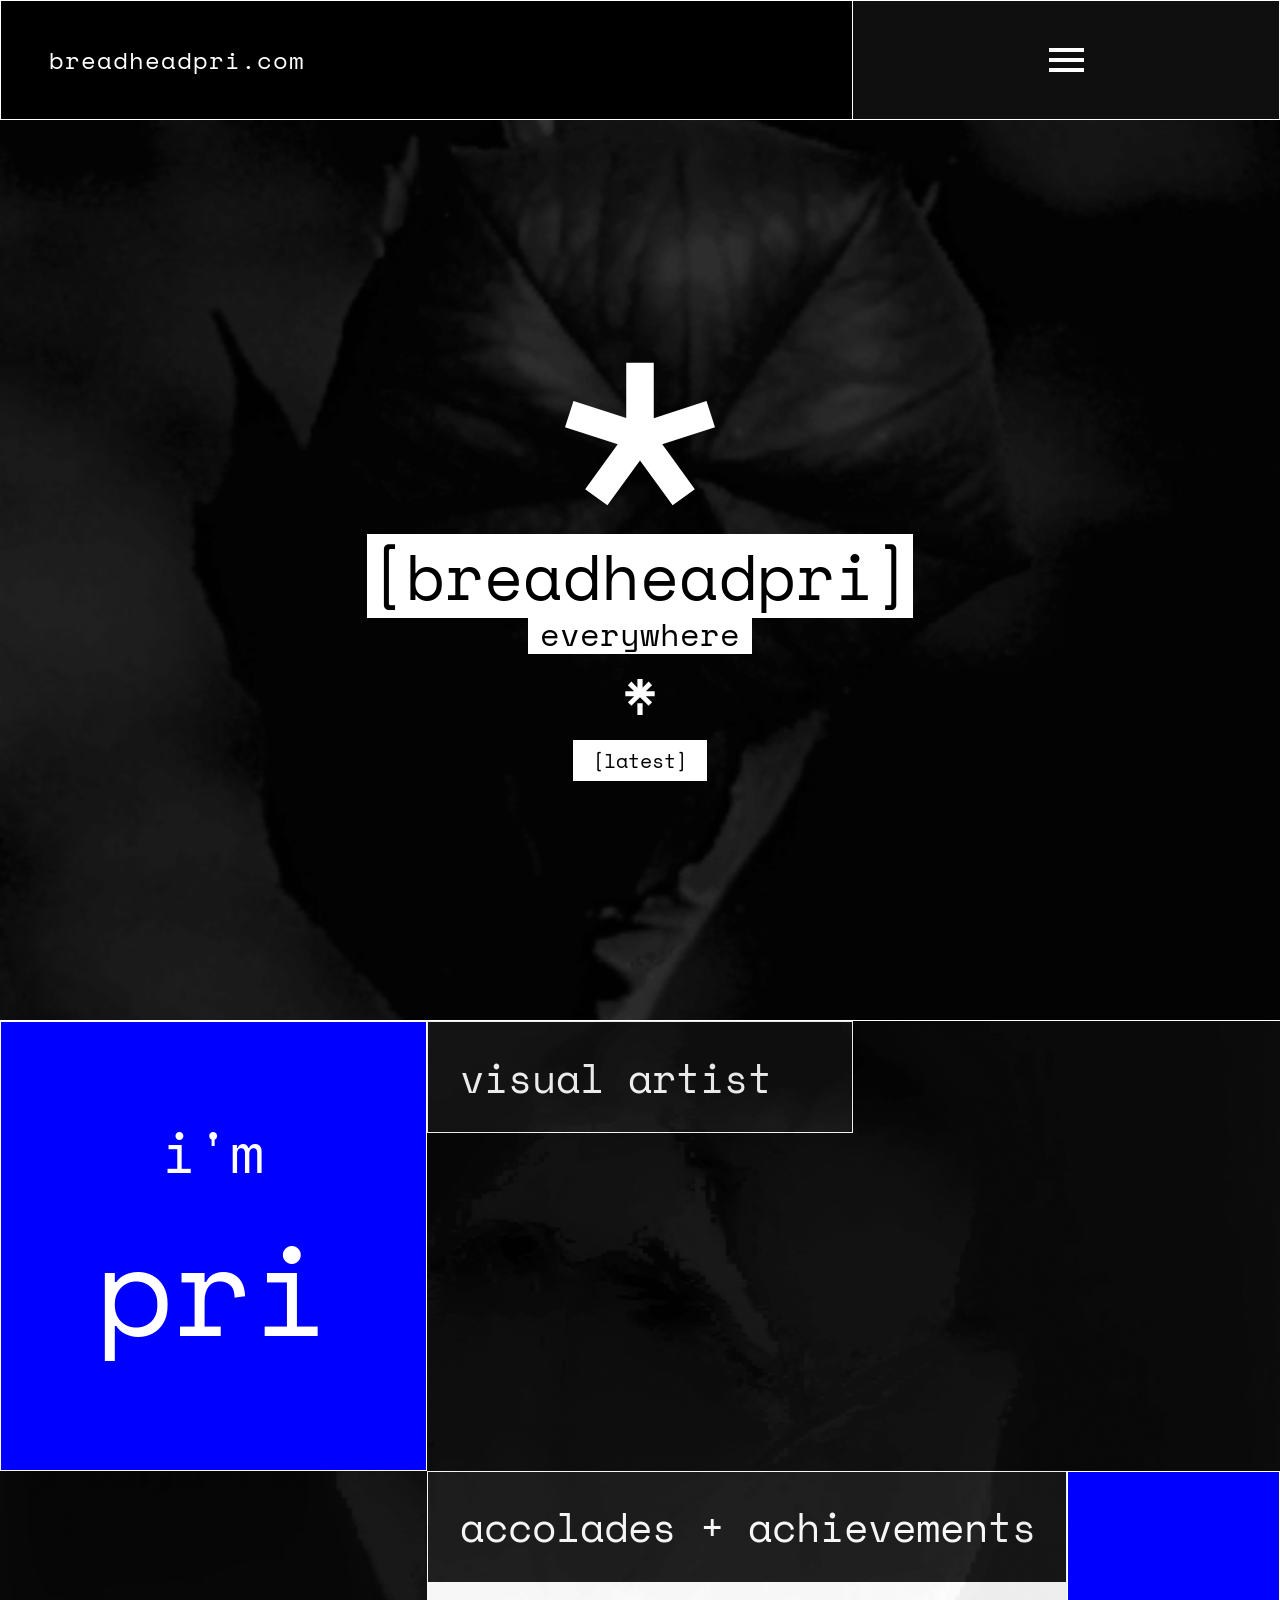
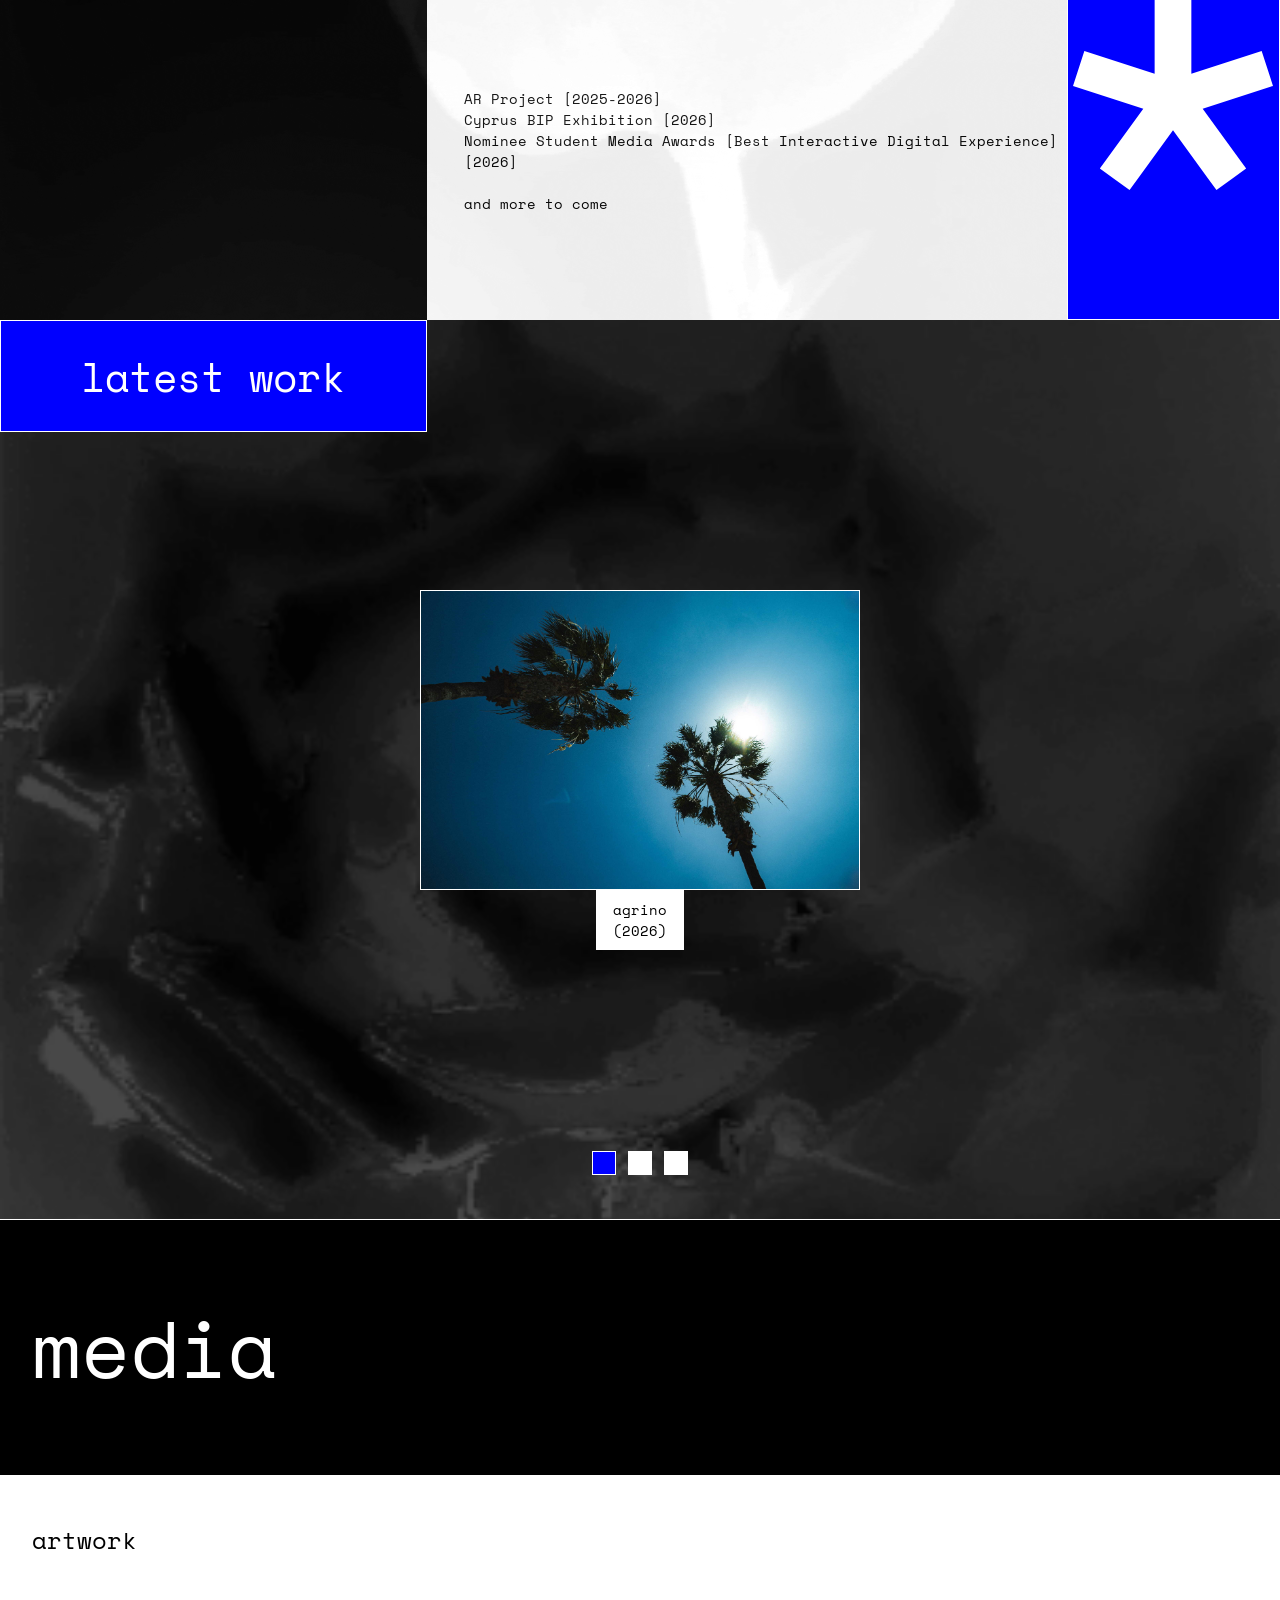
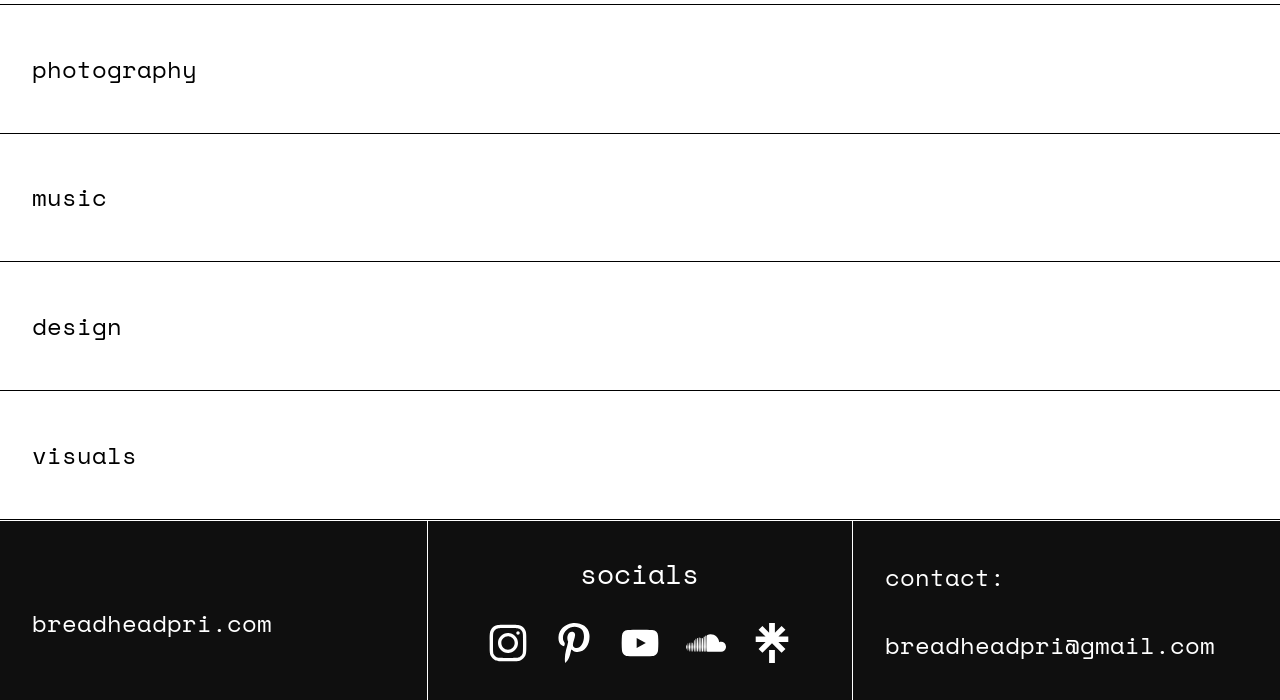
<file: index.html>
<!DOCTYPE html>
<html lang="en">
<head>
    <meta charset="UTF-8">
    <meta name="viewport" content="width=device-width, initial-scale=1.0">
    <title>breadheadpri</title>
    <link rel="stylesheet" href="css/style.css">
    <link rel="icon" type="image/x-icon" href="/assets/favicon.ico">
</head>
<body>

    <nav class="top-navbar">
        <div class="nav-brand-block">
            <span class="brand-text">breadheadpri.com</span>
        </div>
        <button class="nav-menu-block" id="menuToggle" aria-label="Toggle Menu">
            <div class="hamburger-container">
                <div class="bar1"></div>
                <div class="bar2"></div>
                <div class="bar3"></div>
            </div>
        </button>
    </nav>

    <div class="menu-overlay" id="menuOverlay">
        <div class="menu-left-spacer"></div>
        <div class="menu-content-block">
            <div class="menu-links-list">
                <a href="index.html" class="menu-link-item item-right">home</a>
                <a href="artwork.html" class="menu-link-item item-right">artwork</a>
                <a href="photography.html" class="menu-link-item item-right">photography</a>
                <a href="music.html" class="menu-link-item item-right">music</a>
                <a href="design.html" class="menu-link-item item-right">design</a>
                <a href="visuals.html" class="menu-link-item item-right">visuals</a>
            </div>
            <div class="menu-social-tray">
                <div class="tray-icons">
                    <a href="https://www.instagram.com/airgeaddd" class="social-icon-link" aria-label="Instagram">
                <svg viewBox="0 0 24 24" xmlns="http://www.w3.org/2000/svg">
                    <path fill-rule="evenodd" clip-rule="evenodd" d="M12 18C15.3137 18 18 15.3137 18 12C18 8.68629 15.3137 6 12 6C8.68629 6 6 8.68629 6 12C6 15.3137 8.68629 18 12 18ZM12 16C14.2091 16 16 14.2091 16 12C16 9.79086 14.2091 8 12 8C9.79086 8 8 9.79086 8 12C8 14.2091 9.79086 16 12 16Z" />
                    <path d="M18 5C17.4477 5 17 5.44772 17 6C17 6.55228 17.4477 7 18 7C18.5523 7 19 6.55228 19 6C19 5.44772 18.5523 5 18 5Z" />
                    <path fill-rule="evenodd" clip-rule="evenodd" d="M1.65396 4.27606C1 5.55953 1 7.23969 1 10.6V13.4C1 16.7603 1 18.4405 1.65396 19.7239C2.2292 20.8529 3.14708 21.7708 4.27606 22.346C5.55953 23 7.23969 23 10.6 23H13.4C16.7603 23 18.4405 23 19.7239 22.346C20.8529 21.7708 21.7708 20.8529 22.346 19.7239C23 18.4405 23 16.7603 23 13.4V10.6C23 7.23969 23 5.55953 22.346 4.27606C21.7708 3.14708 20.8529 2.2292 19.7239 1.65396C18.4405 1 16.7603 1 13.4 1H10.6C7.23969 1 5.55953 1 4.27606 1.65396C3.14708 2.2292 2.2292 3.14708 1.65396 4.27606ZM13.4 3H10.6C8.88684 3 7.72225 3.00156 6.82208 3.0751C5.94524 3.14674 5.49684 3.27659 5.18404 3.43597C4.43139 3.81947 3.81947 4.43139 3.43597 5.18404C3.27659 5.49684 3.14674 5.94524 3.0751 6.82208C3.00156 7.72225 3 8.88684 3 10.6V13.4C3 15.1132 3.00156 16.2777 3.0751 17.1779C3.14674 18.0548 3.27659 18.5032 3.43597 18.816C3.81947 19.5686 4.43139 20.1805 5.18404 20.564C5.49684 20.7234 5.94524 20.8533 6.82208 20.9249C7.72225 20.9984 8.88684 21 10.6 21H13.4C15.1132 21 16.2777 20.9984 17.1779 20.9249C18.0548 20.8533 18.5032 20.7234 18.816 20.564C19.5686 20.1805 20.1805 19.5686 20.564 18.816C20.7234 18.5032 20.8533 18.0548 20.9249 17.1779C20.9984 16.2777 21 15.1132 21 13.4V10.6C21 8.88684 20.9984 7.72225 20.9249 6.82208C20.8533 5.94524 20.7234 5.49684 20.564 5.18404C20.1805 4.43139 19.5686 3.81947 18.816 3.43597C18.5032 3.27659 18.0548 3.14674 17.1779 3.0751C16.2777 3.00156 15.1132 3 13.4 3Z" />
                </svg>
            </a>

            <a href="https://pinterest.com/breadheadpri/" class="social-icon-link" aria-label="Pinterest">
                <svg viewBox="0 0 512 512" xmlns="http://www.w3.org/2000/svg">
                    <g>
                        <path d="M220.646,338.475C207.223,408.825,190.842,476.269,142.3,511.5 c-14.996-106.33,21.994-186.188,39.173-270.971c-29.293-49.292,3.518-148.498,65.285-124.059 c76.001,30.066-65.809,183.279,29.38,202.417c99.405,19.974,139.989-172.476,78.359-235.054 C265.434-6.539,95.253,81.775,116.175,211.161c5.09,31.626,37.765,41.22,13.062,84.884c-57.001-12.65-74.005-57.6-71.822-117.533 c3.53-98.108,88.141-166.787,173.024-176.293c107.34-12.014,208.081,39.398,221.991,140.376 c15.67,113.978-48.442,237.412-163.23,228.529C258.085,368.704,245.023,353.283,220.646,338.475z" />
                    </g>
                </svg>
            </a>

            <a href="https://www.youtube.com/@airgeaddd" class="social-icon-link" aria-label="YouTube">
                <svg viewBox="0 0 24 24" xmlns="http://www.w3.org/2000/svg">
                    <path fill-rule="evenodd" d="M1.172 7.693A55.991 55.991 0 0 0 1 12c0 1.632 0.08 3.167 0.182 4.44 0.146 1.817 1.531 3.206 3.318 3.33 1.794 0.125 4.305 0.23 7.5 0.23 3.195 0 5.706 -0.105 7.5 -0.23 1.787 -0.124 3.172 -1.513 3.318 -3.33 0.102 -1.273 0.182 -2.808 0.182 -4.44 0 -1.576 -0.074 -3.06 -0.172 -4.307a3.727 3.727 0 0 0 -3.46 -3.46C17.59 4.107 15.164 4 12 4c-3.164 0 -5.591 0.107 -7.368 0.233a3.727 3.727 0 0 0 -3.46 3.46ZM15.5 12 10 9v6l5.5 -3Z" clip-rule="evenodd" />
                </svg>
            </a>

            <a href="https://soundcloud.com/breadheadpri" class="social-icon-link" aria-label="SoundCloud">
                <svg viewBox="-271 345.8 256 111.2" xmlns="http://w3.org">
                    <g>
                        <path d="M-238.4,398.1c-0.8,0-1.4,0.6-1.5,1.5l-2.3,28l2.3,27.1c0.1,0.8,0.7,1.5,1.5,1.5c0.8,0,1.4-0.6,1.5-1.5l2.6-27.1l-2.6-28C-237,398.7-237.7,398.1-238.4,398.1z"/>
                        <path d="M-228.2,399.9c-0.9,0-1.7,0.7-1.7,1.7l-2.1,26l2.1,27.3c0.1,1,0.8,1.7,1.7,1.7c0.9,0,1.6-0.7,1.7-1.7l2.4-27.3l-2.4-26C-226.6,400.6-227.3,399.9-228.2,399.9z"/>
                        <path d="M-258.6,403.5c-0.5,0-1,0.4-1.1,1l-2.5,23l2.5,22.5c0.1,0.6,0.5,1,1.1,1c0.5,0,1-0.4,1.1-1l2.9-22.5l-2.9-23C-257.7,404-258.1,403.5-258.6,403.5z"/>
                        <path d="M-268.1,412.3c-0.5,0-1,0.4-1,1l-1.9,14.3l1.9,14c0.1,0.6,0.5,1,1,1s0.9-0.4,1-1l2.2-14l-2.2-14.2C-267.2,412.8-267.6,412.3-268.1,412.3z"/>
                        <path d="M-207.5,373.5c-1.2,0-2.1,0.9-2.2,2.1l-1.9,52l1.9,27.2c0.1,1.2,1,2.1,2.2,2.1s2.1-0.9,2.2-2.1l2.1-27.2l-2.1-52C-205.4,374.4-206.4,373.5-207.5,373.5z"/>
                        <path d="M-248.6,399c-0.7,0-1.2,0.5-1.3,1.3l-2.4,27.3l2.4,26.3c0.1,0.7,0.6,1.3,1.3,1.3c0.7,0,1.2-0.5,1.3-1.2l2.7-26.3l-2.7-27.3C-247.4,399.6-247.9,399-248.6,399z"/>
                        <path d="M-217.9,383.4c-1,0-1.9,0.8-1.9,1.9l-2,42.3l2,27.3c0.1,1.1,0.9,1.9,1.9,1.9s1.9-0.8,1.9-1.9l2.3-27.3l-2.3-42.3C-216,384.2-216.9,383.4-217.9,383.4z"/>
                        <path d="M-154.4,359.3c-1.8,0-3.2,1.4-3.2,3.2l-1.2,65l1.2,26.1c0,1.8,1.5,3.2,3.2,3.2c1.8,0,3.2-1.5,3.2-3.2l1.4-26.1l-1.4-65C-151.1,360.8-152.6,359.3-154.4,359.3z"/>
                        <path d="M-197.1,368.9c-1.3,0-2.3,1-2.4,2.4l-1.8,56.3l1.8,26.9c0,1.3,1.1,2.3,2.4,2.3s2.3-1,2.4-2.4l2-26.9l-2-56.3C-194.7,370-195.8,368.9-197.1,368.9z"/>
                        <path d="M-46.5,394c-4.3,0-8.4,0.9-12.2,2.4C-61.2,368-85,345.8-114,345.8c-7.1,0-14,1.4-20.1,3.8c-2.4,0.9-3,1.9-3,3.7v99.9c0,1.9,1.5,3.5,3.4,3.7c0.1,0,86.7,0,87.3,0c17.4,0,31.5-14.1,31.5-31.5C-15,408.1-29.1,394-46.5,394z"/>
                        <path d="M-143.6,353.2c-1.9,0-3.4,1.6-3.5,3.5l-1.4,70.9l1.4,25.7c0,1.9,1.6,3.4,3.5,3.4c1.9,0,3.4-1.6,3.5-3.5l1.5-25.8l-1.5-70.9C-140.2,354.8-141.7,353.2-143.6,353.2z"/>
                        <path d="M-186.5,366.8c-1.4,0-2.5,1.1-2.6,2.6l-1.6,58.2l1.6,26.7c0,1.4,1.2,2.6,2.6,2.6s2.5-1.1,2.6-2.6l1.8-26.7l-1.8-58.2C-184,367.9-185.1,366.8-186.5,366.8z"/>
                        <path d="M-175.9,368.1c-1.5,0-2.8,1.2-2.8,2.8l-1.5,56.7l1.5,26.5c0,1.6,1.3,2.8,2.8,2.8s2.8-1.2,2.8-2.8l1.7-26.5l-1.7-56.7C-173.1,369.3-174.3,368.1-175.9,368.1z"/>
                        <path d="M-165.2,369.9c-1.7,0-3,1.3-3,3l-1.4,54.7l1.4,26.3c0,1.7,1.4,3,3,3c1.7,0,3-1.3,3-3l1.5-26.3l-1.5-54.7C-162.2,371.3-163.5,369.9-165.2,369.9z"/>
                    </g>
                </svg>
            </a>

            <a href="https://linktr.ee/breadheadpri" class="social-icon-link" aria-label="Linktree">
                <svg viewBox="0 0 24 24" xmlns="http://www.w3.org/2000/svg">
                    <path d="m13.73635 5.85251 4.00467 -4.11665 2.3248 2.3808 -4.20064 4.00466h5.9085v3.30473h-5.9365l4.22865 4.10766 -2.3248 2.3338L12.0005 12.099l-5.74052 5.76852 -2.3248 -2.3248 4.22864 -4.10766h-5.9375V8.12132h5.9085L3.93417 4.11666l2.3248 -2.3808 4.00468 4.11665V0h3.4727zm-3.4727 10.30614h3.4727V24h-3.4727z" stroke-width="1"></path>
                </svg>
                </a>
                </div>
            </div>
        </div>
    </div>

    
    
    <main id="hero" class="hero-content">
        
        <div class="large-asterisk-svg">
            <svg viewBox="0 0 1200 1200" xmlns="http://w3.org">
            <path d="M489.838,29.354v443.603L68.032,335.894L0,545.285l421.829,137.086 l-260.743,358.876l178.219,129.398L600.048,811.84l260.673,358.806l178.146-129.398L778.101,682.465L1200,545.379l-68.032-209.403 l-421.899,137.07V29.443H489.84L489.838,29.354z" />
            </svg>
        </div>

        <div class="title-stack">
            <h1 class="main-title-block">[breadheadpri]</h1>
            <div class="subtitle-block">everywhere</div>
        </div>
        
        
        <div class="linktree-icon-svg">
            <a href="https://linktr.ee/breadheadpri">
            <svg role="img" viewBox="0 0 24 24" xmlns="http://www.w3.org/2000/svg" id="Linktree--Streamline-Simple-Icons">
                <title>Linktree</title>
                <path fill="currentColor" d="m13.73635 5.85251 4.00467 -4.11665 2.3248 2.3808 -4.20064 4.00466h5.9085v3.30473h-5.9365l4.22865 4.10766 -2.3248 2.3338L12.0005 12.099l-5.74052 5.76852 -2.3248 -2.3248 4.22864 -4.10766h-5.9375V8.12132h5.9085L3.93417 4.11666l2.3248 -2.3808 4.00468 4.11665V0h3.4727zm-3.4727 10.30614h3.4727V24h-3.4727z"></path>
            </svg>
            </a>
        </div>
        
        <a href="#latest" class="btn-main">[latest]</a>
    </main>
    
    
    <div id="bio" class="grid-layout">
        
        <!-- 1ST ROW-->
        <section class="bio-block">
            i'm 
            <br>
            <span class="bio-big">pri</span>
        </section>
        <section class="artist-block">visual artist</section>
        <div class="spacer-block"></div>
        
        <!-- 2ND ROW-->
        <section class="accolades-block">
            accolades + achievements
        </section>
        
        <div class="accolades-info">
            <p>AR Project [2025-2026]</p>
            <p>Cyprus BIP Exhibition [2026]</p>
            <p>Nominee Student Media Awards [Best Interactive Digital Experience] [2026]</p>
            <br>
            <p>and more to come</p>
        </div>
        
        <div class="asterisk-block">
            <svg viewBox="0 0 1200 1200" xmlns="http://w3.org">
            <path d="M489.838,29.354v443.603L68.032,335.894L0,545.285l421.829,137.086 l-260.743,358.876l178.219,129.398L600.048,811.84l260.673,358.806l178.146-129.398L778.101,682.465L1200,545.379l-68.032-209.403 l-421.899,137.07V29.443H489.84L489.838,29.354z" />
            </svg>
        </div>
        
    </div>
    
    
    
     <div id="latest" class="grid-layout">

        <section class="latest-work-block">latest work</section>

        <div class="carousel-container">

            <div class="carousel-card visible">
                <div class="card-preview"><img src="images/photography/agrino/trees.jpg"></div>
                <div class="card-descriptor">
                    <span class="work-title">agrino</span>
                    <span class="work-date">(2026)</span>
                </div>
            </div>

            <div class="carousel-card">
                <div class="card-preview"><img src="images/design/yla-glass.jpg"></div>
                <div class="card-descriptor">
                    <span class="work-title">yla glass</span>
                    <span class="work-date">(2026)</span>
                </div>
            </div>

            <div class="carousel-card">
                <div class="card-preview"><img src="images/visuals/thumbnail/mind-block.jpg"></div>
                <div class="card-descriptor">
                    <span class="work-title">mind blocks</span>
                    <span class="work-date">(2026)</span>
                </div>
            </div>

        </div>

        <div class="carousel-pagination">
            <span class="dot active"></span>
            <span class="dot"></span>
            <span class="dot"></span>
        </div>
    </div>

    
    
    <div class="media-container">
        <header class="media-header-block">
            <h1>media</h1>
        </header>
        
        <nav class="media-navigation">
            <a href="artwork.html" class="category-row">artwork</a>
            <a href="photography.html" class="category-row">photography</a>
            <a href="music.html" class="category-row">music</a>
            <a href="design.html" class="category-row">design</a>
            <a href="visuals.html" class="category-row">visuals</a>
        </nav>
    
    </div>
    
    <footer>
    <div class="website-block">
        <p class="footer-url">breadheadpri.com</p>
    </div>
    <div class="socials-block">
        <h3>socials</h3>
        <div class="social-links">  
            <a href="https://www.instagram.com/airgeaddd" class="social-icon-link" aria-label="Instagram">
                <svg viewBox="0 0 24 24" xmlns="http://w3.org">
                    <path fill-rule="evenodd" clip-rule="evenodd" d="M12 18C15.3137 18 18 15.3137 18 12C18 8.68629 15.3137 6 12 6C8.68629 6 6 8.68629 6 12C6 15.3137 8.68629 18 12 18ZM12 16C14.2091 16 16 14.2091 16 12C16 9.79086 14.2091 8 12 8C9.79086 8 8 9.79086 8 12C8 14.2091 9.79086 16 12 16Z" />
                    <path d="M18 5C17.4477 5 17 5.44772 17 6C17 6.55228 17.4477 7 18 7C18.5523 7 19 6.55228 19 6C19 5.44772 18.5523 5 18 5Z" />
                    <path fill-rule="evenodd" clip-rule="evenodd" d="M1.65396 4.27606C1 5.55953 1 7.23969 1 10.6V13.4C1 16.7603 1 18.4405 1.65396 19.7239C2.2292 20.8529 3.14708 21.7708 4.27606 22.346C5.55953 23 7.23969 23 10.6 23H13.4C16.7603 23 18.4405 23 19.7239 22.346C20.8529 21.7708 21.7708 20.8529 22.346 19.7239C23 18.4405 23 16.7603 23 13.4V10.6C23 7.23969 23 5.55953 22.346 4.27606C21.7708 3.14708 20.8529 2.2292 19.7239 1.65396C18.4405 1 16.7603 1 13.4 1H10.6C7.23969 1 5.55953 1 4.27606 1.65396C3.14708 2.2292 2.2292 3.14708 1.65396 4.27606ZM13.4 3H10.6C8.88684 3 7.72225 3.00156 6.82208 3.0751C5.94524 3.14674 5.49684 3.27659 5.18404 3.43597C4.43139 3.81947 3.81947 4.43139 3.43597 5.18404C3.27659 5.49684 3.14674 5.94524 3.0751 6.82208C3.00156 7.72225 3 8.88684 3 10.6V13.4C3 15.1132 3.00156 16.2777 3.0751 17.1779C3.14674 18.0548 3.27659 18.5032 3.43597 18.816C3.81947 19.5686 4.43139 20.1805 5.18404 20.564C5.49684 20.7234 5.94524 20.8533 6.82208 20.9249C7.72225 20.9984 8.88684 21 10.6 21H13.4C15.1132 21 16.2777 20.9984 17.1779 20.9249C18.0548 20.8533 18.5032 20.7234 18.816 20.564C19.5686 20.1805 20.1805 19.5686 20.564 18.816C20.7234 18.5032 20.8533 18.0548 20.9249 17.1779C20.9984 16.2777 21 15.1132 21 13.4V10.6C21 8.88684 20.9984 7.72225 20.9249 6.82208C20.8533 5.94524 20.7234 5.49684 20.564 5.18404C20.1805 4.43139 19.5686 3.81947 18.816 3.43597C18.5032 3.27659 18.0548 3.14674 17.1779 3.0751C16.2777 3.00156 15.1132 3 13.4 3Z" />
                </svg>
            </a>

            <a href="https://pinterest.com/breadheadpri/" class="social-icon-link" aria-label="Pinterest">
                <svg viewBox="0 0 512 512" xmlns="http://w3.org">
                    <g>
                        <path d="M220.646,338.475C207.223,408.825,190.842,476.269,142.3,511.5 c-14.996-106.33,21.994-186.188,39.173-270.971c-29.293-49.292,3.518-148.498,65.285-124.059 c76.001,30.066-65.809,183.279,29.38,202.417c99.405,19.974,139.989-172.476,78.359-235.054 C265.434-6.539,95.253,81.775,116.175,211.161c5.09,31.626,37.765,41.22,13.062,84.884c-57.001-12.65-74.005-57.6-71.822-117.533 c3.53-98.108,88.141-166.787,173.024-176.293c107.34-12.014,208.081,39.398,221.991,140.376 c15.67,113.978-48.442,237.412-163.23,228.529C258.085,368.704,245.023,353.283,220.646,338.475z" />
                    </g>
                </svg>
            </a>

            <a href="https://www.youtube.com/@airgeaddd" class="social-icon-link" aria-label="YouTube">
                <svg viewBox="0 0 24 24" xmlns="http://w3.org">
                    <path fill-rule="evenodd" d="M1.172 7.693A55.991 55.991 0 0 0 1 12c0 1.632 0.08 3.167 0.182 4.44 0.146 1.817 1.531 3.206 3.318 3.33 1.794 0.125 4.305 0.23 7.5 0.23 3.195 0 5.706 -0.105 7.5 -0.23 1.787 -0.124 3.172 -1.513 3.318 -3.33 0.102 -1.273 0.182 -2.808 0.182 -4.44 0 -1.576 -0.074 -3.06 -0.172 -4.307a3.727 3.727 0 0 0 -3.46 -3.46C17.59 4.107 15.164 4 12 4c-3.164 0 -5.591 0.107 -7.368 0.233a3.727 3.727 0 0 0 -3.46 3.46ZM15.5 12 10 9v6l5.5 -3Z" clip-rule="evenodd" />
                </svg>
            </a>

            <a href="https://soundcloud.com/breadheadpri" class="social-icon-link" aria-label="SoundCloud">
                <svg viewBox="-271 345.8 256 111.2" xmlns="http://w3.org">
                    <g>
                        <path d="M-238.4,398.1c-0.8,0-1.4,0.6-1.5,1.5l-2.3,28l2.3,27.1c0.1,0.8,0.7,1.5,1.5,1.5c0.8,0,1.4-0.6,1.5-1.5l2.6-27.1l-2.6-28C-237,398.7-237.7,398.1-238.4,398.1z"/>
                        <path d="M-228.2,399.9c-0.9,0-1.7,0.7-1.7,1.7l-2.1,26l2.1,27.3c0.1,1,0.8,1.7,1.7,1.7c0.9,0,1.6-0.7,1.7-1.7l2.4-27.3l-2.4-26C-226.6,400.6-227.3,399.9-228.2,399.9z"/>
                        <path d="M-258.6,403.5c-0.5,0-1,0.4-1.1,1l-2.5,23l2.5,22.5c0.1,0.6,0.5,1,1.1,1c0.5,0,1-0.4,1.1-1l2.9-22.5l-2.9-23C-257.7,404-258.1,403.5-258.6,403.5z"/>
                        <path d="M-268.1,412.3c-0.5,0-1,0.4-1,1l-1.9,14.3l1.9,14c0.1,0.6,0.5,1,1,1s0.9-0.4,1-1l2.2-14l-2.2-14.2C-267.2,412.8-267.6,412.3-268.1,412.3z"/>
                        <path d="M-207.5,373.5c-1.2,0-2.1,0.9-2.2,2.1l-1.9,52l1.9,27.2c0.1,1.2,1,2.1,2.2,2.1s2.1-0.9,2.2-2.1l2.1-27.2l-2.1-52C-205.4,374.4-206.4,373.5-207.5,373.5z"/>
                        <path d="M-248.6,399c-0.7,0-1.2,0.5-1.3,1.3l-2.4,27.3l2.4,26.3c0.1,0.7,0.6,1.3,1.3,1.3c0.7,0,1.2-0.5,1.3-1.2l2.7-26.3l-2.7-27.3C-247.4,399.6-247.9,399-248.6,399z"/>
                        <path d="M-217.9,383.4c-1,0-1.9,0.8-1.9,1.9l-2,42.3l2,27.3c0.1,1.1,0.9,1.9,1.9,1.9s1.9-0.8,1.9-1.9l2.3-27.3l-2.3-42.3C-216,384.2-216.9,383.4-217.9,383.4z"/>
                        <path d="M-154.4,359.3c-1.8,0-3.2,1.4-3.2,3.2l-1.2,65l1.2,26.1c0,1.8,1.5,3.2,3.2,3.2c1.8,0,3.2-1.5,3.2-3.2l1.4-26.1l-1.4-65C-151.1,360.8-152.6,359.3-154.4,359.3z"/>
                        <path d="M-197.1,368.9c-1.3,0-2.3,1-2.4,2.4l-1.8,56.3l1.8,26.9c0,1.3,1.1,2.3,2.4,2.3s2.3-1,2.4-2.4l2-26.9l-2-56.3C-194.7,370-195.8,368.9-197.1,368.9z"/>
                        <path d="M-46.5,394c-4.3,0-8.4,0.9-12.2,2.4C-61.2,368-85,345.8-114,345.8c-7.1,0-14,1.4-20.1,3.8c-2.4,0.9-3,1.9-3,3.7v99.9c0,1.9,1.5,3.5,3.4,3.7c0.1,0,86.7,0,87.3,0c17.4,0,31.5-14.1,31.5-31.5C-15,408.1-29.1,394-46.5,394z"/>
                        <path d="M-143.6,353.2c-1.9,0-3.4,1.6-3.5,3.5l-1.4,70.9l1.4,25.7c0,1.9,1.6,3.4,3.5,3.4c1.9,0,3.4-1.6,3.5-3.5l1.5-25.8l-1.5-70.9C-140.2,354.8-141.7,353.2-143.6,353.2z"/>
                        <path d="M-186.5,366.8c-1.4,0-2.5,1.1-2.6,2.6l-1.6,58.2l1.6,26.7c0,1.4,1.2,2.6,2.6,2.6s2.5-1.1,2.6-2.6l1.8-26.7l-1.8-58.2C-184,367.9-185.1,366.8-186.5,366.8z"/>
                        <path d="M-175.9,368.1c-1.5,0-2.8,1.2-2.8,2.8l-1.5,56.7l1.5,26.5c0,1.6,1.3,2.8,2.8,2.8s2.8-1.2,2.8-2.8l1.7-26.5l-1.7-56.7C-173.1,369.3-174.3,368.1-175.9,368.1z"/>
                        <path d="M-165.2,369.9c-1.7,0-3,1.3-3,3l-1.4,54.7l1.4,26.3c0,1.7,1.4,3,3,3c1.7,0,3-1.3,3-3l1.5-26.3l-1.5-54.7C-162.2,371.3-163.5,369.9-165.2,369.9z"/>
                    </g>
                </svg>
            </a>

            <a href="https://linktr.ee/breadheadpri" class="social-icon-link" aria-label="Linktree">
                <svg viewBox="0 0 24 24" xmlns="http://w3.org">
                    <path d="m13.73635 5.85251 4.00467 -4.11665 2.3248 2.3808 -4.20064 4.00466h5.9085v3.30473h-5.9365l4.22865 4.10766 -2.3248 2.3338L12.0005 12.099l-5.74052 5.76852 -2.3248 -2.3248 4.22864 -4.10766h-5.9375V8.12132h5.9085L3.93417 4.11666l2.3248 -2.3808 4.00468 4.11665V0h3.4727zm-3.4727 10.30614h3.4727V24h-3.4727z" stroke-width="1"></path>
                </svg>
                </a>
        </div>
    </div>
    <div class="email-block">
        <p class="contact-title">contact:</p>
        <p class="footer-email">breadheadpri@gmail.com</p>
    </div>
    </footer>
    
    <script src="js/script.js"></script>
    
</body>
</html>
</file>
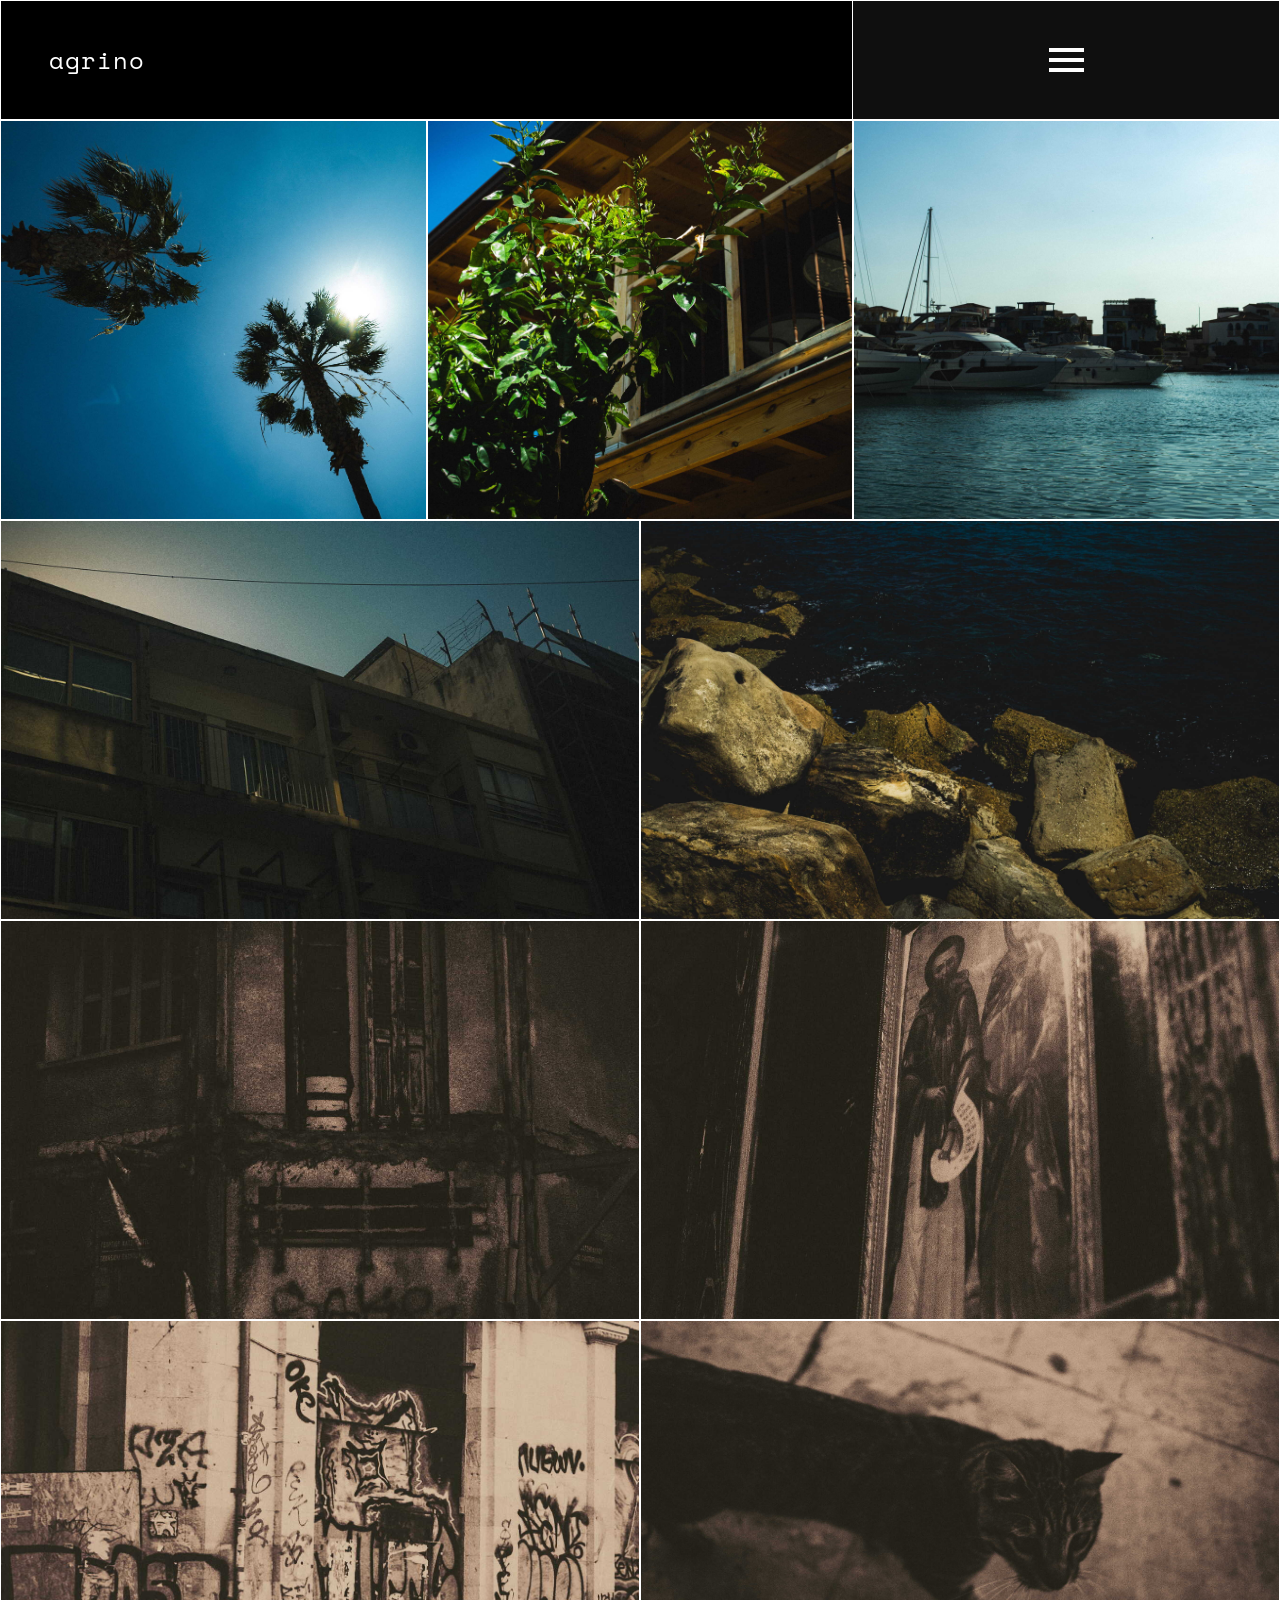
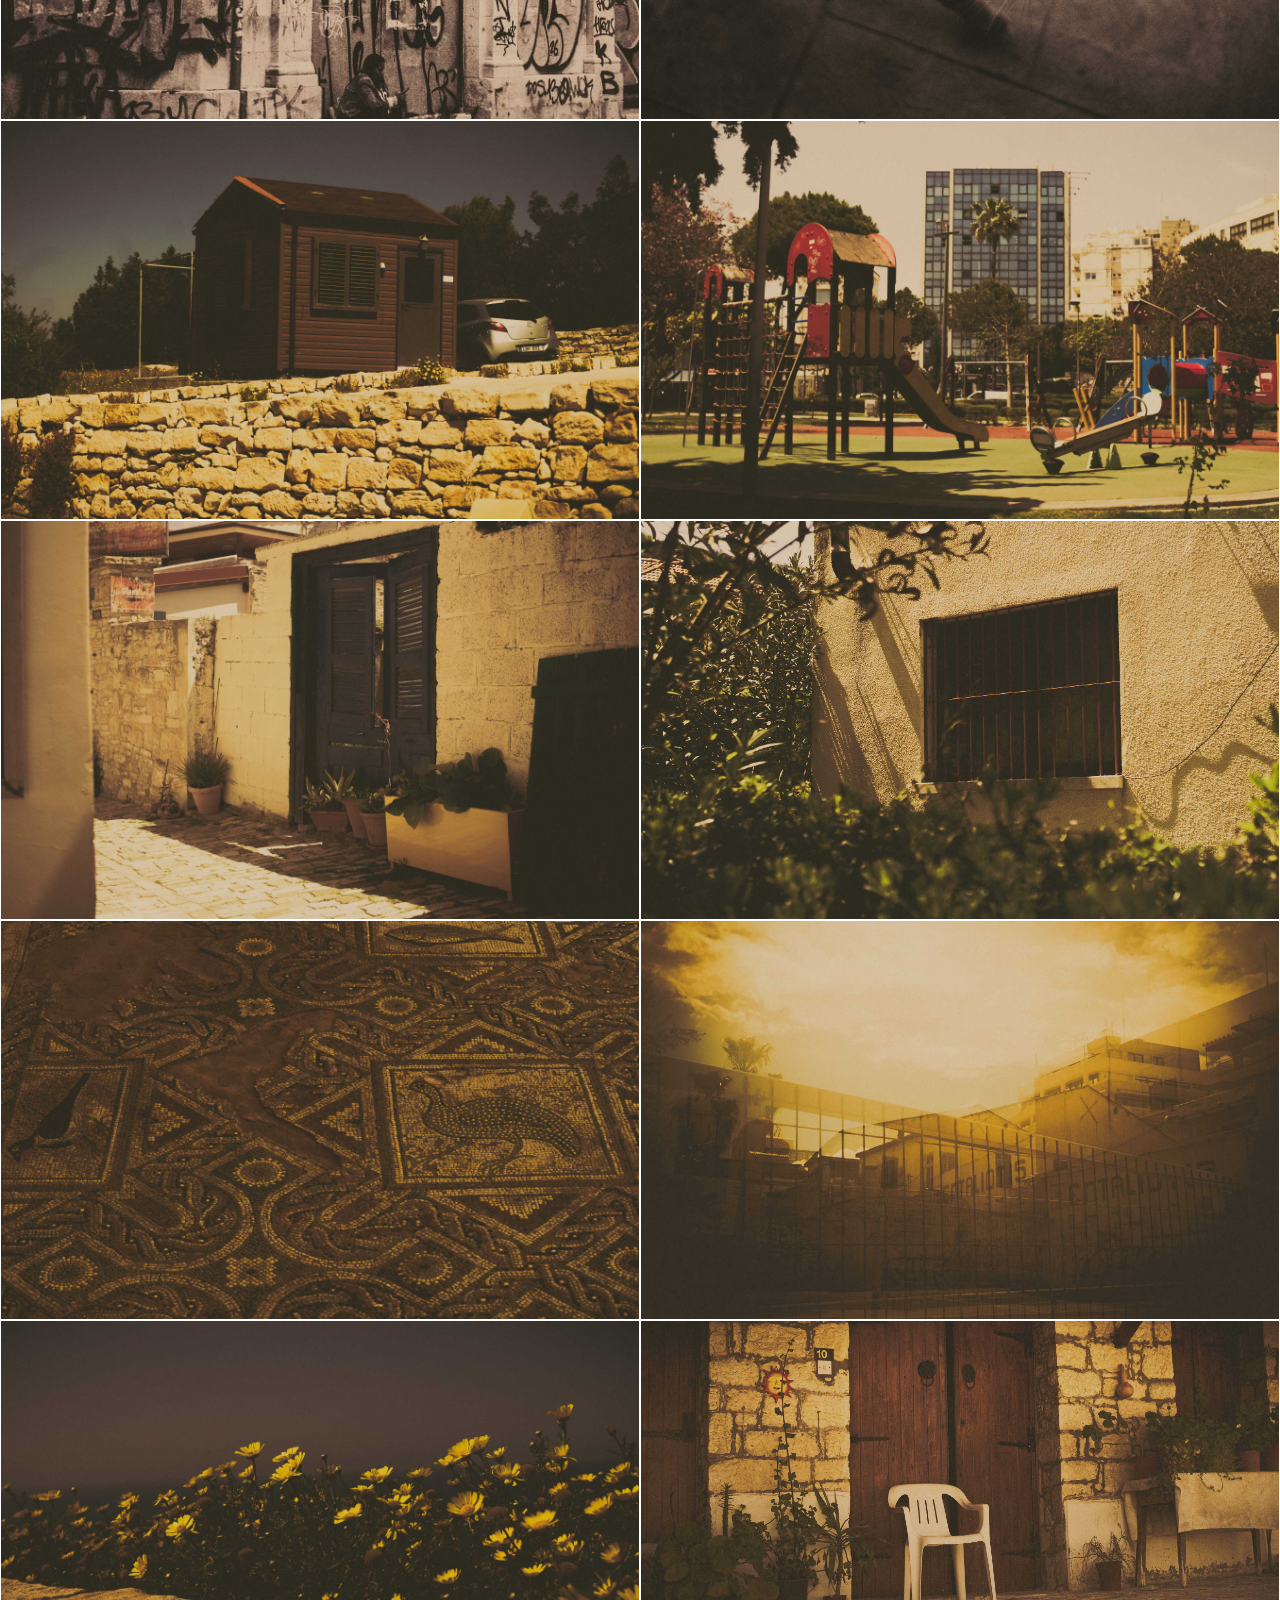
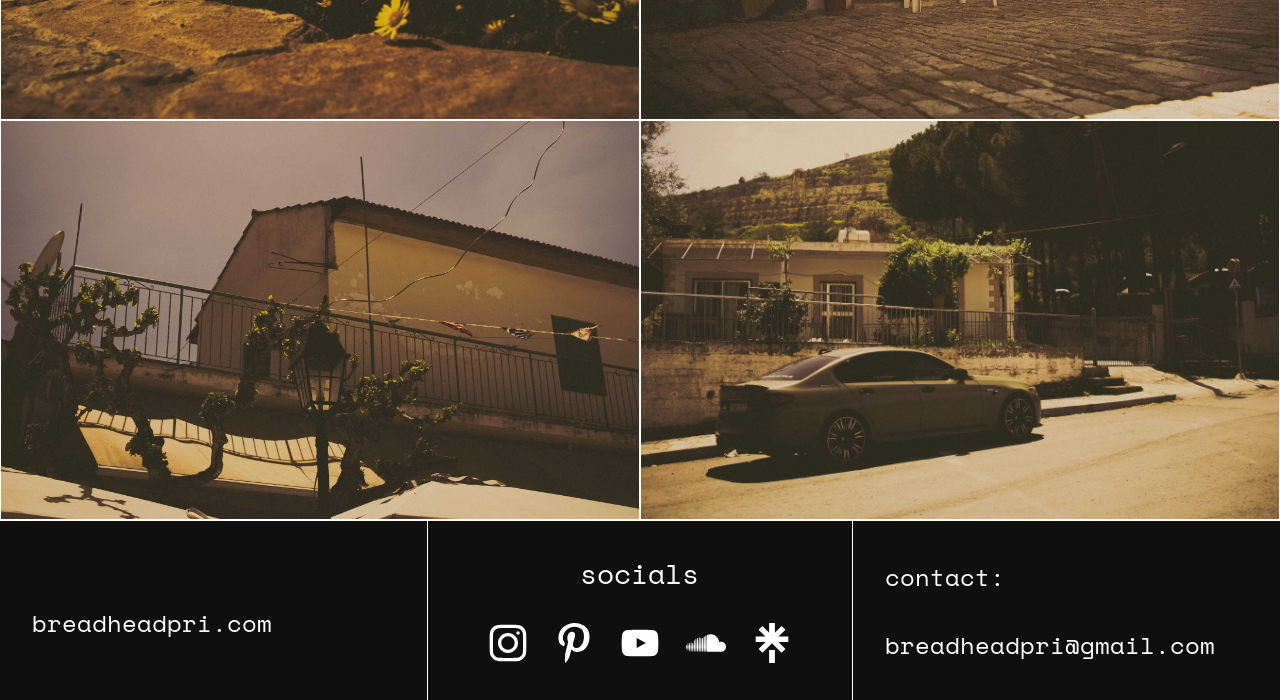
<file: agrino.html>
<!DOCTYPE html>
<html lang="en">
<head>
    <meta charset="UTF-8">
    <meta name="viewport" content="width=device-width, initial-scale=1.0">
    <title>breadheadpri</title>
    <link rel="stylesheet" href="css/style.css">
    <link rel="icon" type="image/x-icon" href="/assets/favicon.ico">
</head>
<body>
    
    <div class="page-loader"></div>

    <nav class="top-navbar">
        <div class="nav-brand-block">
            <span class="brand-text">agrino</span>
        </div>
        <button class="nav-menu-block" id="menuToggle" aria-label="Toggle Menu">
            <div class="hamburger-container">
                <div class="bar1"></div>
                <div class="bar2"></div>
                <div class="bar3"></div>
            </div>
        </button>
    </nav>

    <div class="menu-overlay" id="menuOverlay">
        <div class="menu-left-spacer"></div>
        <div class="menu-content-block">
            <div class="menu-links-list">
                <a href="index.html" class="menu-link-item item-right">home</a>
                <a href="artwork.html" class="menu-link-item item-right">artwork</a>
                <a href="photography.html" class="menu-link-item item-right">photography</a>
                <a href="music.html" class="menu-link-item item-right">music</a>
                <a href="design.html" class="menu-link-item item-right">design</a>
                <a href="visuals.html" class="menu-link-item item-right">visuals</a>
            </div>
            <div class="menu-social-tray">
                <div class="tray-icons">
                    <a href="https://www.instagram.com/airgeaddd" class="social-icon-link" aria-label="Instagram">
                <svg viewBox="0 0 24 24" xmlns="http://w3.org">
                    <path fill-rule="evenodd" clip-rule="evenodd" d="M12 18C15.3137 18 18 15.3137 18 12C18 8.68629 15.3137 6 12 6C8.68629 6 6 8.68629 6 12C6 15.3137 8.68629 18 12 18ZM12 16C14.2091 16 16 14.2091 16 12C16 9.79086 14.2091 8 12 8C9.79086 8 8 9.79086 8 12C8 14.2091 9.79086 16 12 16Z" />
                    <path d="M18 5C17.4477 5 17 5.44772 17 6C17 6.55228 17.4477 7 18 7C18.5523 7 19 6.55228 19 6C19 5.44772 18.5523 5 18 5Z" />
                    <path fill-rule="evenodd" clip-rule="evenodd" d="M1.65396 4.27606C1 5.55953 1 7.23969 1 10.6V13.4C1 16.7603 1 18.4405 1.65396 19.7239C2.2292 20.8529 3.14708 21.7708 4.27606 22.346C5.55953 23 7.23969 23 10.6 23H13.4C16.7603 23 18.4405 23 19.7239 22.346C20.8529 21.7708 21.7708 20.8529 22.346 19.7239C23 18.4405 23 16.7603 23 13.4V10.6C23 7.23969 23 5.55953 22.346 4.27606C21.7708 3.14708 20.8529 2.2292 19.7239 1.65396C18.4405 1 16.7603 1 13.4 1H10.6C7.23969 1 5.55953 1 4.27606 1.65396C3.14708 2.2292 2.2292 3.14708 1.65396 4.27606ZM13.4 3H10.6C8.88684 3 7.72225 3.00156 6.82208 3.0751C5.94524 3.14674 5.49684 3.27659 5.18404 3.43597C4.43139 3.81947 3.81947 4.43139 3.43597 5.18404C3.27659 5.49684 3.14674 5.94524 3.0751 6.82208C3.00156 7.72225 3 8.88684 3 10.6V13.4C3 15.1132 3.00156 16.2777 3.0751 17.1779C3.14674 18.0548 3.27659 18.5032 3.43597 18.816C3.81947 19.5686 4.43139 20.1805 5.18404 20.564C5.49684 20.7234 5.94524 20.8533 6.82208 20.9249C7.72225 20.9984 8.88684 21 10.6 21H13.4C15.1132 21 16.2777 20.9984 17.1779 20.9249C18.0548 20.8533 18.5032 20.7234 18.816 20.564C19.5686 20.1805 20.1805 19.5686 20.564 18.816C20.7234 18.5032 20.8533 18.0548 20.9249 17.1779C20.9984 16.2777 21 15.1132 21 13.4V10.6C21 8.88684 20.9984 7.72225 20.9249 6.82208C20.8533 5.94524 20.7234 5.49684 20.564 5.18404C20.1805 4.43139 19.5686 3.81947 18.816 3.43597C18.5032 3.27659 18.0548 3.14674 17.1779 3.0751C16.2777 3.00156 15.1132 3 13.4 3Z" />
                </svg>
            </a>

            <a href="https://pinterest.com/breadheadpri/" class="social-icon-link" aria-label="Pinterest">
                <svg viewBox="0 0 512 512" xmlns="http://w3.org">
                    <g>
                        <path d="M220.646,338.475C207.223,408.825,190.842,476.269,142.3,511.5 c-14.996-106.33,21.994-186.188,39.173-270.971c-29.293-49.292,3.518-148.498,65.285-124.059 c76.001,30.066-65.809,183.279,29.38,202.417c99.405,19.974,139.989-172.476,78.359-235.054 C265.434-6.539,95.253,81.775,116.175,211.161c5.09,31.626,37.765,41.22,13.062,84.884c-57.001-12.65-74.005-57.6-71.822-117.533 c3.53-98.108,88.141-166.787,173.024-176.293c107.34-12.014,208.081,39.398,221.991,140.376 c15.67,113.978-48.442,237.412-163.23,228.529C258.085,368.704,245.023,353.283,220.646,338.475z" />
                    </g>
                </svg>
            </a>

            <a href="https://www.youtube.com/@airgeaddd" class="social-icon-link" aria-label="YouTube">
                <svg viewBox="0 0 24 24" xmlns="http://w3.org">
                    <path fill-rule="evenodd" d="M1.172 7.693A55.991 55.991 0 0 0 1 12c0 1.632 0.08 3.167 0.182 4.44 0.146 1.817 1.531 3.206 3.318 3.33 1.794 0.125 4.305 0.23 7.5 0.23 3.195 0 5.706 -0.105 7.5 -0.23 1.787 -0.124 3.172 -1.513 3.318 -3.33 0.102 -1.273 0.182 -2.808 0.182 -4.44 0 -1.576 -0.074 -3.06 -0.172 -4.307a3.727 3.727 0 0 0 -3.46 -3.46C17.59 4.107 15.164 4 12 4c-3.164 0 -5.591 0.107 -7.368 0.233a3.727 3.727 0 0 0 -3.46 3.46ZM15.5 12 10 9v6l5.5 -3Z" clip-rule="evenodd" />
                </svg>
            </a>

            <a href="https://soundcloud.com/breadheadpri" class="social-icon-link" aria-label="SoundCloud">
                <svg viewBox="-271 345.8 256 111.2" xmlns="http://w3.org">
                    <g>
                        <path d="M-238.4,398.1c-0.8,0-1.4,0.6-1.5,1.5l-2.3,28l2.3,27.1c0.1,0.8,0.7,1.5,1.5,1.5c0.8,0,1.4-0.6,1.5-1.5l2.6-27.1l-2.6-28C-237,398.7-237.7,398.1-238.4,398.1z"/>
                        <path d="M-228.2,399.9c-0.9,0-1.7,0.7-1.7,1.7l-2.1,26l2.1,27.3c0.1,1,0.8,1.7,1.7,1.7c0.9,0,1.6-0.7,1.7-1.7l2.4-27.3l-2.4-26C-226.6,400.6-227.3,399.9-228.2,399.9z"/>
                        <path d="M-258.6,403.5c-0.5,0-1,0.4-1.1,1l-2.5,23l2.5,22.5c0.1,0.6,0.5,1,1.1,1c0.5,0,1-0.4,1.1-1l2.9-22.5l-2.9-23C-257.7,404-258.1,403.5-258.6,403.5z"/>
                        <path d="M-268.1,412.3c-0.5,0-1,0.4-1,1l-1.9,14.3l1.9,14c0.1,0.6,0.5,1,1,1s0.9-0.4,1-1l2.2-14l-2.2-14.2C-267.2,412.8-267.6,412.3-268.1,412.3z"/>
                        <path d="M-207.5,373.5c-1.2,0-2.1,0.9-2.2,2.1l-1.9,52l1.9,27.2c0.1,1.2,1,2.1,2.2,2.1s2.1-0.9,2.2-2.1l2.1-27.2l-2.1-52C-205.4,374.4-206.4,373.5-207.5,373.5z"/>
                        <path d="M-248.6,399c-0.7,0-1.2,0.5-1.3,1.3l-2.4,27.3l2.4,26.3c0.1,0.7,0.6,1.3,1.3,1.3c0.7,0,1.2-0.5,1.3-1.2l2.7-26.3l-2.7-27.3C-247.4,399.6-247.9,399-248.6,399z"/>
                        <path d="M-217.9,383.4c-1,0-1.9,0.8-1.9,1.9l-2,42.3l2,27.3c0.1,1.1,0.9,1.9,1.9,1.9s1.9-0.8,1.9-1.9l2.3-27.3l-2.3-42.3C-216,384.2-216.9,383.4-217.9,383.4z"/>
                        <path d="M-154.4,359.3c-1.8,0-3.2,1.4-3.2,3.2l-1.2,65l1.2,26.1c0,1.8,1.5,3.2,3.2,3.2c1.8,0,3.2-1.5,3.2-3.2l1.4-26.1l-1.4-65C-151.1,360.8-152.6,359.3-154.4,359.3z"/>
                        <path d="M-197.1,368.9c-1.3,0-2.3,1-2.4,2.4l-1.8,56.3l1.8,26.9c0,1.3,1.1,2.3,2.4,2.3s2.3-1,2.4-2.4l2-26.9l-2-56.3C-194.7,370-195.8,368.9-197.1,368.9z"/>
                        <path d="M-46.5,394c-4.3,0-8.4,0.9-12.2,2.4C-61.2,368-85,345.8-114,345.8c-7.1,0-14,1.4-20.1,3.8c-2.4,0.9-3,1.9-3,3.7v99.9c0,1.9,1.5,3.5,3.4,3.7c0.1,0,86.7,0,87.3,0c17.4,0,31.5-14.1,31.5-31.5C-15,408.1-29.1,394-46.5,394z"/>
                        <path d="M-143.6,353.2c-1.9,0-3.4,1.6-3.5,3.5l-1.4,70.9l1.4,25.7c0,1.9,1.6,3.4,3.5,3.4c1.9,0,3.4-1.6,3.5-3.5l1.5-25.8l-1.5-70.9C-140.2,354.8-141.7,353.2-143.6,353.2z"/>
                        <path d="M-186.5,366.8c-1.4,0-2.5,1.1-2.6,2.6l-1.6,58.2l1.6,26.7c0,1.4,1.2,2.6,2.6,2.6s2.5-1.1,2.6-2.6l1.8-26.7l-1.8-58.2C-184,367.9-185.1,366.8-186.5,366.8z"/>
                        <path d="M-175.9,368.1c-1.5,0-2.8,1.2-2.8,2.8l-1.5,56.7l1.5,26.5c0,1.6,1.3,2.8,2.8,2.8s2.8-1.2,2.8-2.8l1.7-26.5l-1.7-56.7C-173.1,369.3-174.3,368.1-175.9,368.1z"/>
                        <path d="M-165.2,369.9c-1.7,0-3,1.3-3,3l-1.4,54.7l1.4,26.3c0,1.7,1.4,3,3,3c1.7,0,3-1.3,3-3l1.5-26.3l-1.5-54.7C-162.2,371.3-163.5,369.9-165.2,369.9z"/>
                    </g>
                </svg>
            </a>

            <a href="https://linktr.ee/breadheadpri" class="social-icon-link" aria-label="Linktree">
                <svg viewBox="0 0 24 24" xmlns="http://w3.org">
                    <path d="m13.73635 5.85251 4.00467 -4.11665 2.3248 2.3808 -4.20064 4.00466h5.9085v3.30473h-5.9365l4.22865 4.10766 -2.3248 2.3338L12.0005 12.099l-5.74052 5.76852 -2.3248 -2.3248 4.22864 -4.10766h-5.9375V8.12132h5.9085L3.93417 4.11666l2.3248 -2.3808 4.00468 4.11665V0h3.4727zm-3.4727 10.30614h3.4727V24h-3.4727z" stroke-width="1"></path>
                </svg>
                </a>
                </div>
            </div>
        </div>
    </div>
    
        <div class="gallery-grid gg3">

            <div class="gallery-item" data-type="image" data-fullsrc="images/photography/agrino/trees.jpg">
                <img src="images/photography/agrino/trees.jpg" alt="trees" class="item-asset">
            </div>

            <div class="gallery-item" data-type="image" data-fullsrc="images/photography/agrino/omodos.jpg">
                <img src="images/photography/agrino/omodos.jpg" alt="omodos" class="item-asset">
            </div>

            <div class="gallery-item" data-type="image" data-fullsrc="images/photography/agrino/seaview.jpg">
                <img src="images/photography/agrino/seaview.jpg" alt="seaview" class="item-asset">
            </div>

        </div>

        <div class="gallery-grid">

            <div class="gallery-item" data-type="image" data-fullsrc="images/photography/agrino/limassol-building.jpg">
                <img src="images/photography/agrino/limassol-building.jpg" alt="limassol-building" class="item-asset">
            </div>

            <div class="gallery-item" data-type="image" data-fullsrc="images/photography/agrino/rocks.jpg">
                <img src="images/photography/agrino/rocks.jpg" alt="rocks" class="item-asset">
            </div>

            <div class="gallery-item" data-type="image" data-fullsrc="images/photography/agrino/rundown-home.jpg">
                <img src="images/photography/agrino/rundown-home.jpg" alt="rundown-home" class="item-asset">
            </div>

            <div class="gallery-item" data-type="image" data-fullsrc="images/photography/agrino/painting.jpg">
                <img src="images/photography/agrino/painting.jpg" alt="painting" class="item-asset">
            </div>

            <div class="gallery-item" data-type="image" data-fullsrc="images/photography/agrino/grafitti-x-person.jpg">
                <img src="images/photography/agrino/grafitti-x-person.jpg" alt="grafitti-x-person" class="item-asset">
            </div>

            <div class="gallery-item" data-type="image" data-fullsrc="images/photography/agrino/cat.jpg">
                <img src="images/photography/agrino/cat.jpg" alt="cat" class="item-asset">
            </div>

            <div class="gallery-item" data-type="image" data-fullsrc="images/photography/agrino/archaeology-shed.jpg">
                <img src="images/photography/agrino/archaeology-shed.jpg" alt="archaeology-shed" class="item-asset">
            </div>

            <div class="gallery-item" data-type="image" data-fullsrc="images/photography/agrino/playground.jpg">
                <img src="images/photography/agrino/playground.jpg" alt="playground" class="item-asset">
            </div>

            <div class="gallery-item" data-type="image" data-fullsrc="images/photography/agrino/gateway.jpg">
                <img src="images/photography/agrino/gateway.jpg" alt="gateway" class="item-asset">
            </div>

            <div class="gallery-item" data-type="image" data-fullsrc="images/photography/agrino/omodos-window.jpg">
                <img src="images/photography/agrino/omodos-window.jpg" alt="omodos-window" class="item-asset">
            </div>

            <div class="gallery-item" data-type="image" data-fullsrc="images/photography/agrino/archaeology.jpg">
                <img src="images/photography/agrino/archaeology.jpg" alt="archaeology" class="item-asset">
            </div>

            <div class="gallery-item" data-type="image" data-fullsrc="images/photography/agrino/court.jpg">
                <img src="images/photography/agrino/court.jpg" alt="court" class="item-asset">
            </div>

            <div class="gallery-item" data-type="image" data-fullsrc="images/photography/agrino/flowers.jpg">
                <img src="images/photography/agrino/flowers.jpg" alt="flowers" class="item-asset">
            </div>

            <div class="gallery-item" data-type="image" data-fullsrc="images/photography/agrino/chair.jpg">
                <img src="images/photography/agrino/chair.jpg" alt="chair" class="item-asset">
            </div>

            <div class="gallery-item" data-type="image" data-fullsrc="images/photography/agrino/omodos-housing.jpg">
                <img src="images/photography/agrino/omodos-housing.jpg" alt="omodos-housing" class="item-asset">
            </div>

            <div class="gallery-item" data-type="image" data-fullsrc="images/photography/agrino/car.jpg">
                <img src="images/photography/agrino/car.jpg" alt="car" class="item-asset">
            </div>

        </div>


    <div class="popup-display" id="popupDisplay" aria-hidden="true">
        <button class="popup-close" id="popupClose" aria-label="Close Overlay">&times;</button>
        <div class="popup-content-box" id="popupContent"></div>
    </div>

    
    
    <footer>
    <div class="website-block">
        <p class="footer-url">breadheadpri.com</p>
    </div>
    <div class="socials-block">
        <h3>socials</h3>
        <div class="social-links">  
            <a href="https://www.instagram.com/airgeaddd" class="social-icon-link" aria-label="Instagram">
                <svg viewBox="0 0 24 24" xmlns="http://w3.org">
                    <path fill-rule="evenodd" clip-rule="evenodd" d="M12 18C15.3137 18 18 15.3137 18 12C18 8.68629 15.3137 6 12 6C8.68629 6 6 8.68629 6 12C6 15.3137 8.68629 18 12 18ZM12 16C14.2091 16 16 14.2091 16 12C16 9.79086 14.2091 8 12 8C9.79086 8 8 9.79086 8 12C8 14.2091 9.79086 16 12 16Z" />
                    <path d="M18 5C17.4477 5 17 5.44772 17 6C17 6.55228 17.4477 7 18 7C18.5523 7 19 6.55228 19 6C19 5.44772 18.5523 5 18 5Z" />
                    <path fill-rule="evenodd" clip-rule="evenodd" d="M1.65396 4.27606C1 5.55953 1 7.23969 1 10.6V13.4C1 16.7603 1 18.4405 1.65396 19.7239C2.2292 20.8529 3.14708 21.7708 4.27606 22.346C5.55953 23 7.23969 23 10.6 23H13.4C16.7603 23 18.4405 23 19.7239 22.346C20.8529 21.7708 21.7708 20.8529 22.346 19.7239C23 18.4405 23 16.7603 23 13.4V10.6C23 7.23969 23 5.55953 22.346 4.27606C21.7708 3.14708 20.8529 2.2292 19.7239 1.65396C18.4405 1 16.7603 1 13.4 1H10.6C7.23969 1 5.55953 1 4.27606 1.65396C3.14708 2.2292 2.2292 3.14708 1.65396 4.27606ZM13.4 3H10.6C8.88684 3 7.72225 3.00156 6.82208 3.0751C5.94524 3.14674 5.49684 3.27659 5.18404 3.43597C4.43139 3.81947 3.81947 4.43139 3.43597 5.18404C3.27659 5.49684 3.14674 5.94524 3.0751 6.82208C3.00156 7.72225 3 8.88684 3 10.6V13.4C3 15.1132 3.00156 16.2777 3.0751 17.1779C3.14674 18.0548 3.27659 18.5032 3.43597 18.816C3.81947 19.5686 4.43139 20.1805 5.18404 20.564C5.49684 20.7234 5.94524 20.8533 6.82208 20.9249C7.72225 20.9984 8.88684 21 10.6 21H13.4C15.1132 21 16.2777 20.9984 17.1779 20.9249C18.0548 20.8533 18.5032 20.7234 18.816 20.564C19.5686 20.1805 20.1805 19.5686 20.564 18.816C20.7234 18.5032 20.8533 18.0548 20.9249 17.1779C20.9984 16.2777 21 15.1132 21 13.4V10.6C21 8.88684 20.9984 7.72225 20.9249 6.82208C20.8533 5.94524 20.7234 5.49684 20.564 5.18404C20.1805 4.43139 19.5686 3.81947 18.816 3.43597C18.5032 3.27659 18.0548 3.14674 17.1779 3.0751C16.2777 3.00156 15.1132 3 13.4 3Z" />
                </svg>
            </a>

            <a href="https://pinterest.com/breadheadpri/" class="social-icon-link" aria-label="Pinterest">
                <svg viewBox="0 0 512 512" xmlns="http://w3.org">
                    <g>
                        <path d="M220.646,338.475C207.223,408.825,190.842,476.269,142.3,511.5 c-14.996-106.33,21.994-186.188,39.173-270.971c-29.293-49.292,3.518-148.498,65.285-124.059 c76.001,30.066-65.809,183.279,29.38,202.417c99.405,19.974,139.989-172.476,78.359-235.054 C265.434-6.539,95.253,81.775,116.175,211.161c5.09,31.626,37.765,41.22,13.062,84.884c-57.001-12.65-74.005-57.6-71.822-117.533 c3.53-98.108,88.141-166.787,173.024-176.293c107.34-12.014,208.081,39.398,221.991,140.376 c15.67,113.978-48.442,237.412-163.23,228.529C258.085,368.704,245.023,353.283,220.646,338.475z" />
                    </g>
                </svg>
            </a>

            <a href="https://www.youtube.com/@airgeaddd" class="social-icon-link" aria-label="YouTube">
                <svg viewBox="0 0 24 24" xmlns="http://w3.org">
                    <path fill-rule="evenodd" d="M1.172 7.693A55.991 55.991 0 0 0 1 12c0 1.632 0.08 3.167 0.182 4.44 0.146 1.817 1.531 3.206 3.318 3.33 1.794 0.125 4.305 0.23 7.5 0.23 3.195 0 5.706 -0.105 7.5 -0.23 1.787 -0.124 3.172 -1.513 3.318 -3.33 0.102 -1.273 0.182 -2.808 0.182 -4.44 0 -1.576 -0.074 -3.06 -0.172 -4.307a3.727 3.727 0 0 0 -3.46 -3.46C17.59 4.107 15.164 4 12 4c-3.164 0 -5.591 0.107 -7.368 0.233a3.727 3.727 0 0 0 -3.46 3.46ZM15.5 12 10 9v6l5.5 -3Z" clip-rule="evenodd" />
                </svg>
            </a>

            <a href="https://soundcloud.com/breadheadpri" class="social-icon-link" aria-label="SoundCloud">
                <svg viewBox="-271 345.8 256 111.2" xmlns="http://w3.org">
                    <g>
                        <path d="M-238.4,398.1c-0.8,0-1.4,0.6-1.5,1.5l-2.3,28l2.3,27.1c0.1,0.8,0.7,1.5,1.5,1.5c0.8,0,1.4-0.6,1.5-1.5l2.6-27.1l-2.6-28C-237,398.7-237.7,398.1-238.4,398.1z"/>
                        <path d="M-228.2,399.9c-0.9,0-1.7,0.7-1.7,1.7l-2.1,26l2.1,27.3c0.1,1,0.8,1.7,1.7,1.7c0.9,0,1.6-0.7,1.7-1.7l2.4-27.3l-2.4-26C-226.6,400.6-227.3,399.9-228.2,399.9z"/>
                        <path d="M-258.6,403.5c-0.5,0-1,0.4-1.1,1l-2.5,23l2.5,22.5c0.1,0.6,0.5,1,1.1,1c0.5,0,1-0.4,1.1-1l2.9-22.5l-2.9-23C-257.7,404-258.1,403.5-258.6,403.5z"/>
                        <path d="M-268.1,412.3c-0.5,0-1,0.4-1,1l-1.9,14.3l1.9,14c0.1,0.6,0.5,1,1,1s0.9-0.4,1-1l2.2-14l-2.2-14.2C-267.2,412.8-267.6,412.3-268.1,412.3z"/>
                        <path d="M-207.5,373.5c-1.2,0-2.1,0.9-2.2,2.1l-1.9,52l1.9,27.2c0.1,1.2,1,2.1,2.2,2.1s2.1-0.9,2.2-2.1l2.1-27.2l-2.1-52C-205.4,374.4-206.4,373.5-207.5,373.5z"/>
                        <path d="M-248.6,399c-0.7,0-1.2,0.5-1.3,1.3l-2.4,27.3l2.4,26.3c0.1,0.7,0.6,1.3,1.3,1.3c0.7,0,1.2-0.5,1.3-1.2l2.7-26.3l-2.7-27.3C-247.4,399.6-247.9,399-248.6,399z"/>
                        <path d="M-217.9,383.4c-1,0-1.9,0.8-1.9,1.9l-2,42.3l2,27.3c0.1,1.1,0.9,1.9,1.9,1.9s1.9-0.8,1.9-1.9l2.3-27.3l-2.3-42.3C-216,384.2-216.9,383.4-217.9,383.4z"/>
                        <path d="M-154.4,359.3c-1.8,0-3.2,1.4-3.2,3.2l-1.2,65l1.2,26.1c0,1.8,1.5,3.2,3.2,3.2c1.8,0,3.2-1.5,3.2-3.2l1.4-26.1l-1.4-65C-151.1,360.8-152.6,359.3-154.4,359.3z"/>
                        <path d="M-197.1,368.9c-1.3,0-2.3,1-2.4,2.4l-1.8,56.3l1.8,26.9c0,1.3,1.1,2.3,2.4,2.3s2.3-1,2.4-2.4l2-26.9l-2-56.3C-194.7,370-195.8,368.9-197.1,368.9z"/>
                        <path d="M-46.5,394c-4.3,0-8.4,0.9-12.2,2.4C-61.2,368-85,345.8-114,345.8c-7.1,0-14,1.4-20.1,3.8c-2.4,0.9-3,1.9-3,3.7v99.9c0,1.9,1.5,3.5,3.4,3.7c0.1,0,86.7,0,87.3,0c17.4,0,31.5-14.1,31.5-31.5C-15,408.1-29.1,394-46.5,394z"/>
                        <path d="M-143.6,353.2c-1.9,0-3.4,1.6-3.5,3.5l-1.4,70.9l1.4,25.7c0,1.9,1.6,3.4,3.5,3.4c1.9,0,3.4-1.6,3.5-3.5l1.5-25.8l-1.5-70.9C-140.2,354.8-141.7,353.2-143.6,353.2z"/>
                        <path d="M-186.5,366.8c-1.4,0-2.5,1.1-2.6,2.6l-1.6,58.2l1.6,26.7c0,1.4,1.2,2.6,2.6,2.6s2.5-1.1,2.6-2.6l1.8-26.7l-1.8-58.2C-184,367.9-185.1,366.8-186.5,366.8z"/>
                        <path d="M-175.9,368.1c-1.5,0-2.8,1.2-2.8,2.8l-1.5,56.7l1.5,26.5c0,1.6,1.3,2.8,2.8,2.8s2.8-1.2,2.8-2.8l1.7-26.5l-1.7-56.7C-173.1,369.3-174.3,368.1-175.9,368.1z"/>
                        <path d="M-165.2,369.9c-1.7,0-3,1.3-3,3l-1.4,54.7l1.4,26.3c0,1.7,1.4,3,3,3c1.7,0,3-1.3,3-3l1.5-26.3l-1.5-54.7C-162.2,371.3-163.5,369.9-165.2,369.9z"/>
                    </g>
                </svg>
            </a>

            <a href="https://linktr.ee/breadheadpri" class="social-icon-link" aria-label="Linktree">
                <svg viewBox="0 0 24 24" xmlns="http://w3.org">
                    <path d="m13.73635 5.85251 4.00467 -4.11665 2.3248 2.3808 -4.20064 4.00466h5.9085v3.30473h-5.9365l4.22865 4.10766 -2.3248 2.3338L12.0005 12.099l-5.74052 5.76852 -2.3248 -2.3248 4.22864 -4.10766h-5.9375V8.12132h5.9085L3.93417 4.11666l2.3248 -2.3808 4.00468 4.11665V0h3.4727zm-3.4727 10.30614h3.4727V24h-3.4727z" stroke-width="1"></path>
                </svg>
                </a>
        </div>
    </div>
    <div class="email-block">
        <p class="contact-title">contact:</p>
        <p class="footer-email">breadheadpri@gmail.com</p>
    </div>
    </footer>
    
    <script src="js/script.js"></script>
    
</body>
</html>
</file>
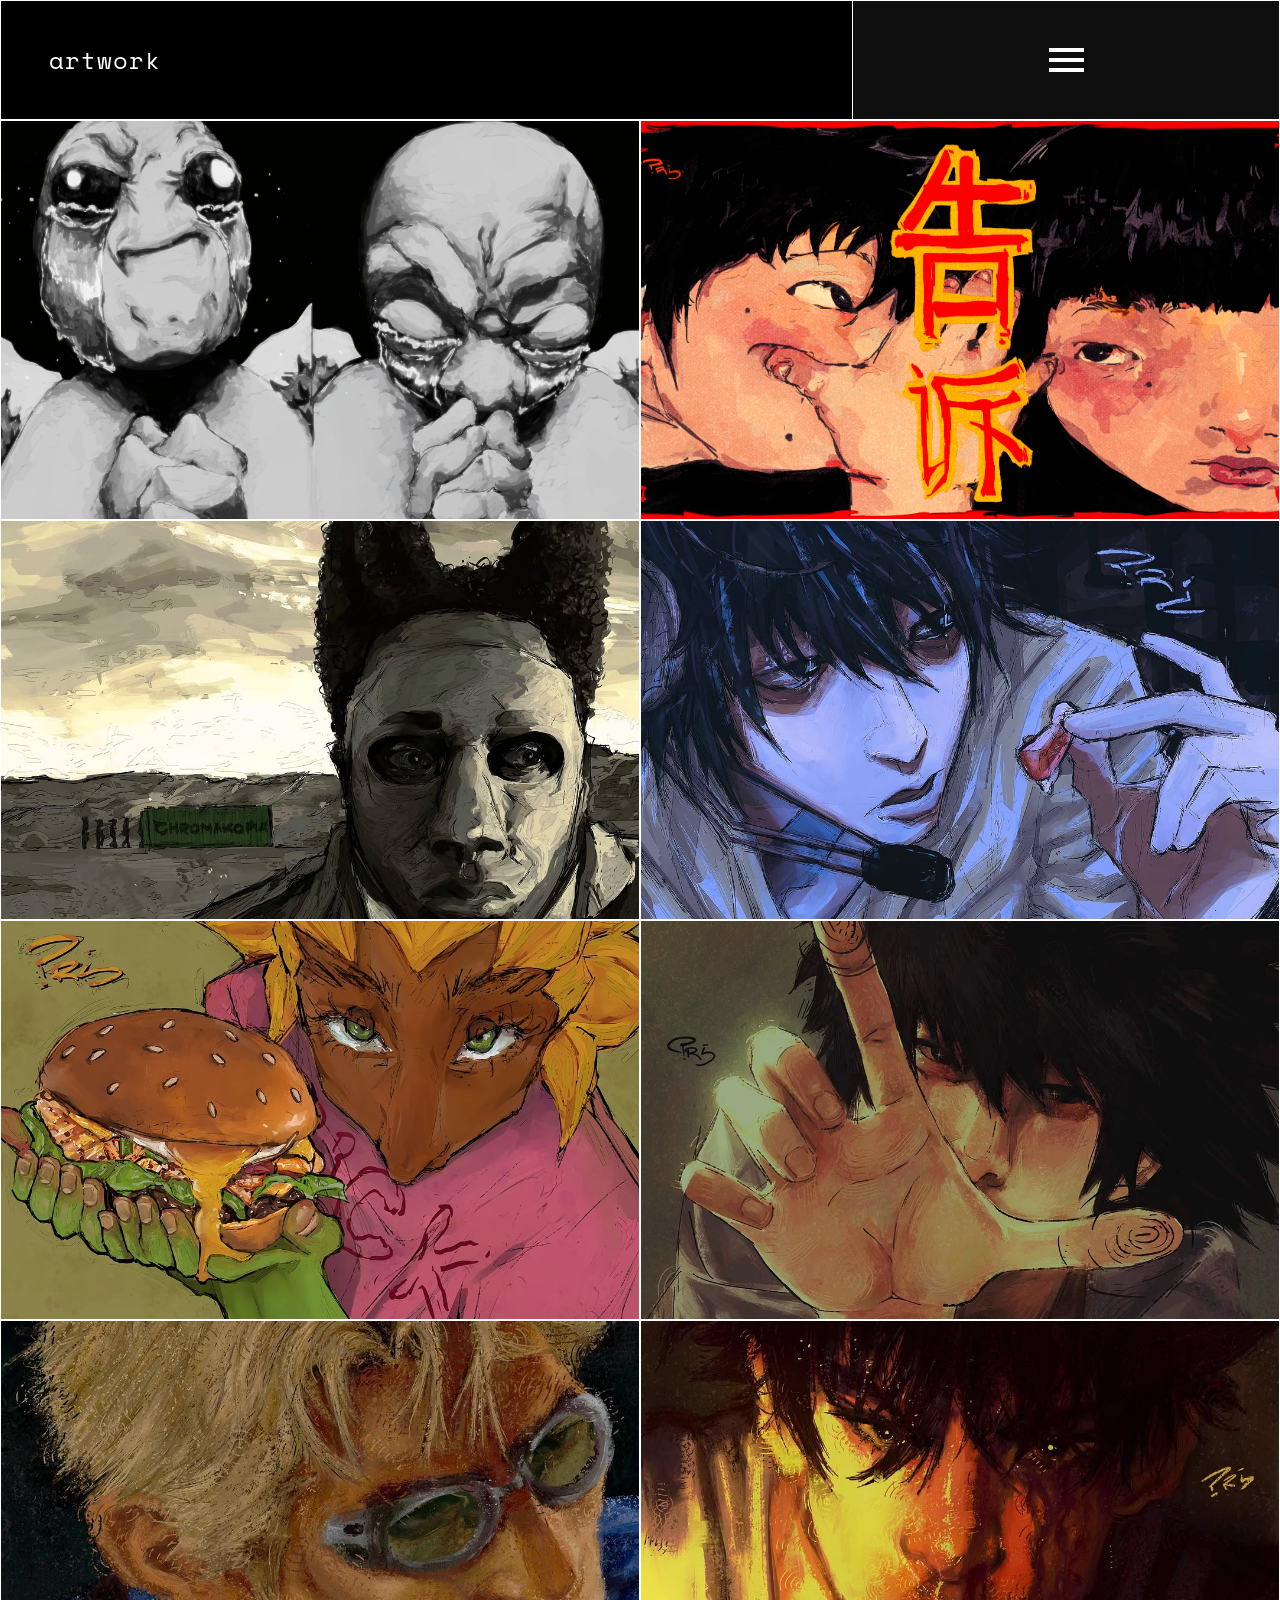
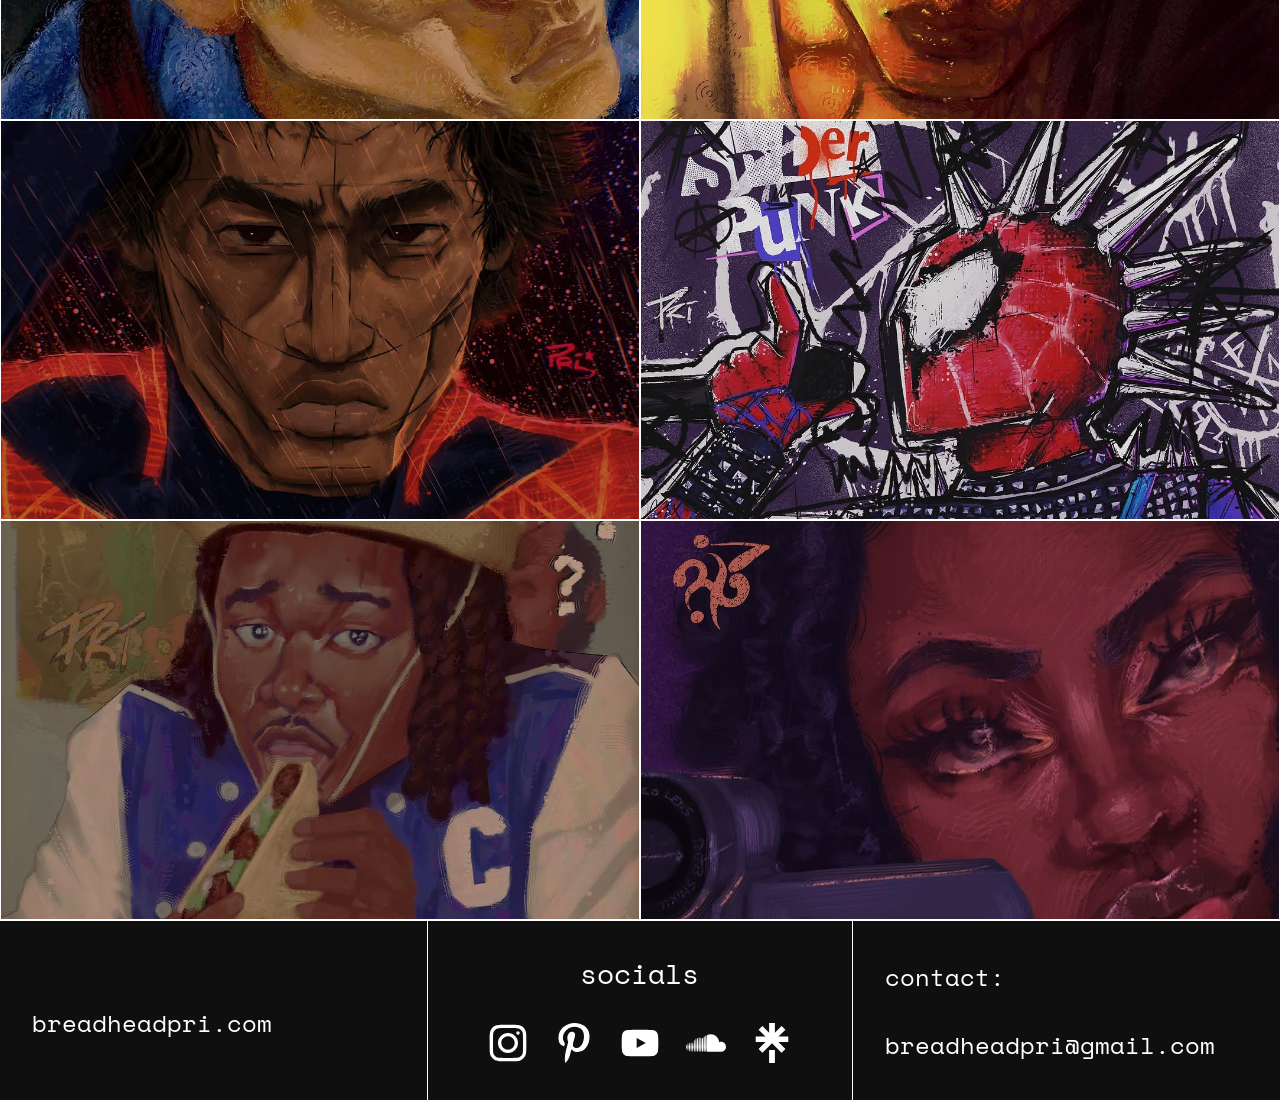
<file: artwork.html>
<!DOCTYPE html>
<html lang="en">
<head>
    <meta charset="UTF-8">
    <meta name="viewport" content="width=device-width, initial-scale=1.0">
    <title>breadheadpri</title>
    <link rel="stylesheet" href="css/style.css">
    <link rel="icon" type="image/x-icon" href="/assets/favicon.ico">
</head>
<body>
    
    <div class="page-loader"></div>

    <nav class="top-navbar">
        <div class="nav-brand-block">
            <span class="brand-text">artwork</span>
        </div>
        <button class="nav-menu-block" id="menuToggle" aria-label="Toggle Menu">
            <div class="hamburger-container">
                <div class="bar1"></div>
                <div class="bar2"></div>
                <div class="bar3"></div>
            </div>
        </button>
    </nav>

    <div class="menu-overlay" id="menuOverlay">
        <div class="menu-left-spacer"></div>
        <div class="menu-content-block">
            <div class="menu-links-list">
                <a href="index.html" class="menu-link-item item-right">home</a>
                <a href="artwork.html" class="menu-link-item item-right">artwork</a>
                <a href="photography.html" class="menu-link-item item-right">photography</a>
                <a href="music.html" class="menu-link-item item-right">music</a>
                <a href="design.html" class="menu-link-item item-right">design</a>
                <a href="visuals.html" class="menu-link-item item-right">visuals</a>
            </div>
            <div class="menu-social-tray">
                <div class="tray-icons">
                    <a href="https://www.instagram.com/airgeaddd" class="social-icon-link" aria-label="Instagram">
                <svg viewBox="0 0 24 24" xmlns="http://w3.org">
                    <path fill-rule="evenodd" clip-rule="evenodd" d="M12 18C15.3137 18 18 15.3137 18 12C18 8.68629 15.3137 6 12 6C8.68629 6 6 8.68629 6 12C6 15.3137 8.68629 18 12 18ZM12 16C14.2091 16 16 14.2091 16 12C16 9.79086 14.2091 8 12 8C9.79086 8 8 9.79086 8 12C8 14.2091 9.79086 16 12 16Z" />
                    <path d="M18 5C17.4477 5 17 5.44772 17 6C17 6.55228 17.4477 7 18 7C18.5523 7 19 6.55228 19 6C19 5.44772 18.5523 5 18 5Z" />
                    <path fill-rule="evenodd" clip-rule="evenodd" d="M1.65396 4.27606C1 5.55953 1 7.23969 1 10.6V13.4C1 16.7603 1 18.4405 1.65396 19.7239C2.2292 20.8529 3.14708 21.7708 4.27606 22.346C5.55953 23 7.23969 23 10.6 23H13.4C16.7603 23 18.4405 23 19.7239 22.346C20.8529 21.7708 21.7708 20.8529 22.346 19.7239C23 18.4405 23 16.7603 23 13.4V10.6C23 7.23969 23 5.55953 22.346 4.27606C21.7708 3.14708 20.8529 2.2292 19.7239 1.65396C18.4405 1 16.7603 1 13.4 1H10.6C7.23969 1 5.55953 1 4.27606 1.65396C3.14708 2.2292 2.2292 3.14708 1.65396 4.27606ZM13.4 3H10.6C8.88684 3 7.72225 3.00156 6.82208 3.0751C5.94524 3.14674 5.49684 3.27659 5.18404 3.43597C4.43139 3.81947 3.81947 4.43139 3.43597 5.18404C3.27659 5.49684 3.14674 5.94524 3.0751 6.82208C3.00156 7.72225 3 8.88684 3 10.6V13.4C3 15.1132 3.00156 16.2777 3.0751 17.1779C3.14674 18.0548 3.27659 18.5032 3.43597 18.816C3.81947 19.5686 4.43139 20.1805 5.18404 20.564C5.49684 20.7234 5.94524 20.8533 6.82208 20.9249C7.72225 20.9984 8.88684 21 10.6 21H13.4C15.1132 21 16.2777 20.9984 17.1779 20.9249C18.0548 20.8533 18.5032 20.7234 18.816 20.564C19.5686 20.1805 20.1805 19.5686 20.564 18.816C20.7234 18.5032 20.8533 18.0548 20.9249 17.1779C20.9984 16.2777 21 15.1132 21 13.4V10.6C21 8.88684 20.9984 7.72225 20.9249 6.82208C20.8533 5.94524 20.7234 5.49684 20.564 5.18404C20.1805 4.43139 19.5686 3.81947 18.816 3.43597C18.5032 3.27659 18.0548 3.14674 17.1779 3.0751C16.2777 3.00156 15.1132 3 13.4 3Z" />
                </svg>
            </a>

            <a href="https://pinterest.com/breadheadpri/" class="social-icon-link" aria-label="Pinterest">
                <svg viewBox="0 0 512 512" xmlns="http://w3.org">
                    <g>
                        <path d="M220.646,338.475C207.223,408.825,190.842,476.269,142.3,511.5 c-14.996-106.33,21.994-186.188,39.173-270.971c-29.293-49.292,3.518-148.498,65.285-124.059 c76.001,30.066-65.809,183.279,29.38,202.417c99.405,19.974,139.989-172.476,78.359-235.054 C265.434-6.539,95.253,81.775,116.175,211.161c5.09,31.626,37.765,41.22,13.062,84.884c-57.001-12.65-74.005-57.6-71.822-117.533 c3.53-98.108,88.141-166.787,173.024-176.293c107.34-12.014,208.081,39.398,221.991,140.376 c15.67,113.978-48.442,237.412-163.23,228.529C258.085,368.704,245.023,353.283,220.646,338.475z" />
                    </g>
                </svg>
            </a>

            <a href="https://www.youtube.com/@airgeaddd" class="social-icon-link" aria-label="YouTube">
                <svg viewBox="0 0 24 24" xmlns="http://w3.org">
                    <path fill-rule="evenodd" d="M1.172 7.693A55.991 55.991 0 0 0 1 12c0 1.632 0.08 3.167 0.182 4.44 0.146 1.817 1.531 3.206 3.318 3.33 1.794 0.125 4.305 0.23 7.5 0.23 3.195 0 5.706 -0.105 7.5 -0.23 1.787 -0.124 3.172 -1.513 3.318 -3.33 0.102 -1.273 0.182 -2.808 0.182 -4.44 0 -1.576 -0.074 -3.06 -0.172 -4.307a3.727 3.727 0 0 0 -3.46 -3.46C17.59 4.107 15.164 4 12 4c-3.164 0 -5.591 0.107 -7.368 0.233a3.727 3.727 0 0 0 -3.46 3.46ZM15.5 12 10 9v6l5.5 -3Z" clip-rule="evenodd" />
                </svg>
            </a>

            <a href="https://soundcloud.com/breadheadpri" class="social-icon-link" aria-label="SoundCloud">
                <svg viewBox="-271 345.8 256 111.2" xmlns="http://w3.org">
                    <g>
                        <path d="M-238.4,398.1c-0.8,0-1.4,0.6-1.5,1.5l-2.3,28l2.3,27.1c0.1,0.8,0.7,1.5,1.5,1.5c0.8,0,1.4-0.6,1.5-1.5l2.6-27.1l-2.6-28C-237,398.7-237.7,398.1-238.4,398.1z"/>
                        <path d="M-228.2,399.9c-0.9,0-1.7,0.7-1.7,1.7l-2.1,26l2.1,27.3c0.1,1,0.8,1.7,1.7,1.7c0.9,0,1.6-0.7,1.7-1.7l2.4-27.3l-2.4-26C-226.6,400.6-227.3,399.9-228.2,399.9z"/>
                        <path d="M-258.6,403.5c-0.5,0-1,0.4-1.1,1l-2.5,23l2.5,22.5c0.1,0.6,0.5,1,1.1,1c0.5,0,1-0.4,1.1-1l2.9-22.5l-2.9-23C-257.7,404-258.1,403.5-258.6,403.5z"/>
                        <path d="M-268.1,412.3c-0.5,0-1,0.4-1,1l-1.9,14.3l1.9,14c0.1,0.6,0.5,1,1,1s0.9-0.4,1-1l2.2-14l-2.2-14.2C-267.2,412.8-267.6,412.3-268.1,412.3z"/>
                        <path d="M-207.5,373.5c-1.2,0-2.1,0.9-2.2,2.1l-1.9,52l1.9,27.2c0.1,1.2,1,2.1,2.2,2.1s2.1-0.9,2.2-2.1l2.1-27.2l-2.1-52C-205.4,374.4-206.4,373.5-207.5,373.5z"/>
                        <path d="M-248.6,399c-0.7,0-1.2,0.5-1.3,1.3l-2.4,27.3l2.4,26.3c0.1,0.7,0.6,1.3,1.3,1.3c0.7,0,1.2-0.5,1.3-1.2l2.7-26.3l-2.7-27.3C-247.4,399.6-247.9,399-248.6,399z"/>
                        <path d="M-217.9,383.4c-1,0-1.9,0.8-1.9,1.9l-2,42.3l2,27.3c0.1,1.1,0.9,1.9,1.9,1.9s1.9-0.8,1.9-1.9l2.3-27.3l-2.3-42.3C-216,384.2-216.9,383.4-217.9,383.4z"/>
                        <path d="M-154.4,359.3c-1.8,0-3.2,1.4-3.2,3.2l-1.2,65l1.2,26.1c0,1.8,1.5,3.2,3.2,3.2c1.8,0,3.2-1.5,3.2-3.2l1.4-26.1l-1.4-65C-151.1,360.8-152.6,359.3-154.4,359.3z"/>
                        <path d="M-197.1,368.9c-1.3,0-2.3,1-2.4,2.4l-1.8,56.3l1.8,26.9c0,1.3,1.1,2.3,2.4,2.3s2.3-1,2.4-2.4l2-26.9l-2-56.3C-194.7,370-195.8,368.9-197.1,368.9z"/>
                        <path d="M-46.5,394c-4.3,0-8.4,0.9-12.2,2.4C-61.2,368-85,345.8-114,345.8c-7.1,0-14,1.4-20.1,3.8c-2.4,0.9-3,1.9-3,3.7v99.9c0,1.9,1.5,3.5,3.4,3.7c0.1,0,86.7,0,87.3,0c17.4,0,31.5-14.1,31.5-31.5C-15,408.1-29.1,394-46.5,394z"/>
                        <path d="M-143.6,353.2c-1.9,0-3.4,1.6-3.5,3.5l-1.4,70.9l1.4,25.7c0,1.9,1.6,3.4,3.5,3.4c1.9,0,3.4-1.6,3.5-3.5l1.5-25.8l-1.5-70.9C-140.2,354.8-141.7,353.2-143.6,353.2z"/>
                        <path d="M-186.5,366.8c-1.4,0-2.5,1.1-2.6,2.6l-1.6,58.2l1.6,26.7c0,1.4,1.2,2.6,2.6,2.6s2.5-1.1,2.6-2.6l1.8-26.7l-1.8-58.2C-184,367.9-185.1,366.8-186.5,366.8z"/>
                        <path d="M-175.9,368.1c-1.5,0-2.8,1.2-2.8,2.8l-1.5,56.7l1.5,26.5c0,1.6,1.3,2.8,2.8,2.8s2.8-1.2,2.8-2.8l1.7-26.5l-1.7-56.7C-173.1,369.3-174.3,368.1-175.9,368.1z"/>
                        <path d="M-165.2,369.9c-1.7,0-3,1.3-3,3l-1.4,54.7l1.4,26.3c0,1.7,1.4,3,3,3c1.7,0,3-1.3,3-3l1.5-26.3l-1.5-54.7C-162.2,371.3-163.5,369.9-165.2,369.9z"/>
                    </g>
                </svg>
            </a>

            <a href="https://linktr.ee/breadheadpri" class="social-icon-link" aria-label="Linktree">
                <svg viewBox="0 0 24 24" xmlns="http://w3.org">
                    <path d="m13.73635 5.85251 4.00467 -4.11665 2.3248 2.3808 -4.20064 4.00466h5.9085v3.30473h-5.9365l4.22865 4.10766 -2.3248 2.3338L12.0005 12.099l-5.74052 5.76852 -2.3248 -2.3248 4.22864 -4.10766h-5.9375V8.12132h5.9085L3.93417 4.11666l2.3248 -2.3808 4.00468 4.11665V0h3.4727zm-3.4727 10.30614h3.4727V24h-3.4727z" stroke-width="1"></path>
                </svg>
                </a>
                </div>
            </div>
        </div>
    </div>

    <div class="gallery-grid">

        <div class="gallery-item" data-type="image" data-fullsrc="images/artwork/binding-of-isaac.png">
            <img src="images/artwork/binding-of-isaac.png" alt="Binding of Isaac Artwork" class="item-asset">
        </div>
        
        <div class="gallery-item" data-type="image" data-fullsrc="images/artwork/to-tell.png">
            <img src="images/artwork/to-tell.png" alt="To Tell Artwork" class="item-asset">
        </div>
    
        <div class="gallery-item" data-type="image" data-fullsrc="images/artwork/chromakopia.jpg">
            <img src="images/artwork/chromakopia.jpg" alt="Chromakopia Artwork" class="item-asset">
        </div>

        <div class="gallery-item" data-type="image" data-fullsrc="images/artwork/lawliet.jpg">
            <img src="images/artwork/lawliet.jpg" alt="L Artwork" class="item-asset">
        </div>

        <div class="gallery-item" data-type="image" data-fullsrc="images/artwork/helios-burger.jpg">
            <img src="images/artwork/helios-burger.jpg" alt="Helios Burger Artwork" class="item-asset">
        </div>

        <div class="gallery-item" data-type="image" data-fullsrc="images/artwork/lawliet-2.jpg">
            <img src="images/artwork/lawliet-2.jpg" alt="L Artwork 2" class="item-asset">
        </div>

        <div class="gallery-item" data-type="image" data-fullsrc="images/artwork/nanamin.jpg">
            <img src="images/artwork/nanamin.jpg" alt="Nanamin Artwork" class="item-asset">
        </div>

        <div class="gallery-item" data-type="image" data-fullsrc="images/artwork/megumi.jpg">
            <img src="images/artwork/megumi.jpg" alt="Megumi Artwork" class="item-asset">
        </div>

        <div class="gallery-item" data-type="image" data-fullsrc="images/artwork/miguel_2099.jpg">
            <img src="images/artwork/miguel_2099.jpg" alt="Miguel O'Hara Artwork" class="item-asset">
        </div>

        <div class="gallery-item" data-type="image" data-fullsrc="images/artwork/spider-punk.jpg">
            <img src="images/artwork/spider-punk.jpg" alt="Spider-Punk Artwork" class="item-asset">
        </div>

        <div class="gallery-item" data-type="image" data-fullsrc="images/artwork/lucki.jpg">
            <img src="images/artwork/lucki.jpg" alt="Lucki Artwork" class="item-asset">
        </div>

        <div class="gallery-item" data-type="image" data-fullsrc="images/artwork/debsmikle.jpg">
            <img src="images/artwork/debsmikle.jpg" alt="Deb Smikle Artwork" class="item-asset">
        </div>

    </div>

    <div class="popup-display" id="popupDisplay" aria-hidden="true">
        <button class="popup-close" id="popupClose" aria-label="Close Overlay">&times;</button>
        <div class="popup-content-box" id="popupContent"></div>
    </div>


    
    <footer>
    <div class="website-block">
        <p class="footer-url">breadheadpri.com</p>
    </div>
    <div class="socials-block">
        <h3>socials</h3>
        <div class="social-links">  
            <a href="https://www.instagram.com/airgeaddd" class="social-icon-link" aria-label="Instagram">
                <svg viewBox="0 0 24 24" xmlns="http://w3.org">
                    <path fill-rule="evenodd" clip-rule="evenodd" d="M12 18C15.3137 18 18 15.3137 18 12C18 8.68629 15.3137 6 12 6C8.68629 6 6 8.68629 6 12C6 15.3137 8.68629 18 12 18ZM12 16C14.2091 16 16 14.2091 16 12C16 9.79086 14.2091 8 12 8C9.79086 8 8 9.79086 8 12C8 14.2091 9.79086 16 12 16Z" />
                    <path d="M18 5C17.4477 5 17 5.44772 17 6C17 6.55228 17.4477 7 18 7C18.5523 7 19 6.55228 19 6C19 5.44772 18.5523 5 18 5Z" />
                    <path fill-rule="evenodd" clip-rule="evenodd" d="M1.65396 4.27606C1 5.55953 1 7.23969 1 10.6V13.4C1 16.7603 1 18.4405 1.65396 19.7239C2.2292 20.8529 3.14708 21.7708 4.27606 22.346C5.55953 23 7.23969 23 10.6 23H13.4C16.7603 23 18.4405 23 19.7239 22.346C20.8529 21.7708 21.7708 20.8529 22.346 19.7239C23 18.4405 23 16.7603 23 13.4V10.6C23 7.23969 23 5.55953 22.346 4.27606C21.7708 3.14708 20.8529 2.2292 19.7239 1.65396C18.4405 1 16.7603 1 13.4 1H10.6C7.23969 1 5.55953 1 4.27606 1.65396C3.14708 2.2292 2.2292 3.14708 1.65396 4.27606ZM13.4 3H10.6C8.88684 3 7.72225 3.00156 6.82208 3.0751C5.94524 3.14674 5.49684 3.27659 5.18404 3.43597C4.43139 3.81947 3.81947 4.43139 3.43597 5.18404C3.27659 5.49684 3.14674 5.94524 3.0751 6.82208C3.00156 7.72225 3 8.88684 3 10.6V13.4C3 15.1132 3.00156 16.2777 3.0751 17.1779C3.14674 18.0548 3.27659 18.5032 3.43597 18.816C3.81947 19.5686 4.43139 20.1805 5.18404 20.564C5.49684 20.7234 5.94524 20.8533 6.82208 20.9249C7.72225 20.9984 8.88684 21 10.6 21H13.4C15.1132 21 16.2777 20.9984 17.1779 20.9249C18.0548 20.8533 18.5032 20.7234 18.816 20.564C19.5686 20.1805 20.1805 19.5686 20.564 18.816C20.7234 18.5032 20.8533 18.0548 20.9249 17.1779C20.9984 16.2777 21 15.1132 21 13.4V10.6C21 8.88684 20.9984 7.72225 20.9249 6.82208C20.8533 5.94524 20.7234 5.49684 20.564 5.18404C20.1805 4.43139 19.5686 3.81947 18.816 3.43597C18.5032 3.27659 18.0548 3.14674 17.1779 3.0751C16.2777 3.00156 15.1132 3 13.4 3Z" />
                </svg>
            </a>

            <a href="https://pinterest.com/breadheadpri/" class="social-icon-link" aria-label="Pinterest">
                <svg viewBox="0 0 512 512" xmlns="http://w3.org">
                    <g>
                        <path d="M220.646,338.475C207.223,408.825,190.842,476.269,142.3,511.5 c-14.996-106.33,21.994-186.188,39.173-270.971c-29.293-49.292,3.518-148.498,65.285-124.059 c76.001,30.066-65.809,183.279,29.38,202.417c99.405,19.974,139.989-172.476,78.359-235.054 C265.434-6.539,95.253,81.775,116.175,211.161c5.09,31.626,37.765,41.22,13.062,84.884c-57.001-12.65-74.005-57.6-71.822-117.533 c3.53-98.108,88.141-166.787,173.024-176.293c107.34-12.014,208.081,39.398,221.991,140.376 c15.67,113.978-48.442,237.412-163.23,228.529C258.085,368.704,245.023,353.283,220.646,338.475z" />
                    </g>
                </svg>
            </a>

            <a href="https://www.youtube.com/@airgeaddd" class="social-icon-link" aria-label="YouTube">
                <svg viewBox="0 0 24 24" xmlns="http://w3.org">
                    <path fill-rule="evenodd" d="M1.172 7.693A55.991 55.991 0 0 0 1 12c0 1.632 0.08 3.167 0.182 4.44 0.146 1.817 1.531 3.206 3.318 3.33 1.794 0.125 4.305 0.23 7.5 0.23 3.195 0 5.706 -0.105 7.5 -0.23 1.787 -0.124 3.172 -1.513 3.318 -3.33 0.102 -1.273 0.182 -2.808 0.182 -4.44 0 -1.576 -0.074 -3.06 -0.172 -4.307a3.727 3.727 0 0 0 -3.46 -3.46C17.59 4.107 15.164 4 12 4c-3.164 0 -5.591 0.107 -7.368 0.233a3.727 3.727 0 0 0 -3.46 3.46ZM15.5 12 10 9v6l5.5 -3Z" clip-rule="evenodd" />
                </svg>
            </a>

            <a href="https://soundcloud.com/breadheadpri" class="social-icon-link" aria-label="SoundCloud">
                <svg viewBox="-271 345.8 256 111.2" xmlns="http://w3.org">
                    <g>
                        <path d="M-238.4,398.1c-0.8,0-1.4,0.6-1.5,1.5l-2.3,28l2.3,27.1c0.1,0.8,0.7,1.5,1.5,1.5c0.8,0,1.4-0.6,1.5-1.5l2.6-27.1l-2.6-28C-237,398.7-237.7,398.1-238.4,398.1z"/>
                        <path d="M-228.2,399.9c-0.9,0-1.7,0.7-1.7,1.7l-2.1,26l2.1,27.3c0.1,1,0.8,1.7,1.7,1.7c0.9,0,1.6-0.7,1.7-1.7l2.4-27.3l-2.4-26C-226.6,400.6-227.3,399.9-228.2,399.9z"/>
                        <path d="M-258.6,403.5c-0.5,0-1,0.4-1.1,1l-2.5,23l2.5,22.5c0.1,0.6,0.5,1,1.1,1c0.5,0,1-0.4,1.1-1l2.9-22.5l-2.9-23C-257.7,404-258.1,403.5-258.6,403.5z"/>
                        <path d="M-268.1,412.3c-0.5,0-1,0.4-1,1l-1.9,14.3l1.9,14c0.1,0.6,0.5,1,1,1s0.9-0.4,1-1l2.2-14l-2.2-14.2C-267.2,412.8-267.6,412.3-268.1,412.3z"/>
                        <path d="M-207.5,373.5c-1.2,0-2.1,0.9-2.2,2.1l-1.9,52l1.9,27.2c0.1,1.2,1,2.1,2.2,2.1s2.1-0.9,2.2-2.1l2.1-27.2l-2.1-52C-205.4,374.4-206.4,373.5-207.5,373.5z"/>
                        <path d="M-248.6,399c-0.7,0-1.2,0.5-1.3,1.3l-2.4,27.3l2.4,26.3c0.1,0.7,0.6,1.3,1.3,1.3c0.7,0,1.2-0.5,1.3-1.2l2.7-26.3l-2.7-27.3C-247.4,399.6-247.9,399-248.6,399z"/>
                        <path d="M-217.9,383.4c-1,0-1.9,0.8-1.9,1.9l-2,42.3l2,27.3c0.1,1.1,0.9,1.9,1.9,1.9s1.9-0.8,1.9-1.9l2.3-27.3l-2.3-42.3C-216,384.2-216.9,383.4-217.9,383.4z"/>
                        <path d="M-154.4,359.3c-1.8,0-3.2,1.4-3.2,3.2l-1.2,65l1.2,26.1c0,1.8,1.5,3.2,3.2,3.2c1.8,0,3.2-1.5,3.2-3.2l1.4-26.1l-1.4-65C-151.1,360.8-152.6,359.3-154.4,359.3z"/>
                        <path d="M-197.1,368.9c-1.3,0-2.3,1-2.4,2.4l-1.8,56.3l1.8,26.9c0,1.3,1.1,2.3,2.4,2.3s2.3-1,2.4-2.4l2-26.9l-2-56.3C-194.7,370-195.8,368.9-197.1,368.9z"/>
                        <path d="M-46.5,394c-4.3,0-8.4,0.9-12.2,2.4C-61.2,368-85,345.8-114,345.8c-7.1,0-14,1.4-20.1,3.8c-2.4,0.9-3,1.9-3,3.7v99.9c0,1.9,1.5,3.5,3.4,3.7c0.1,0,86.7,0,87.3,0c17.4,0,31.5-14.1,31.5-31.5C-15,408.1-29.1,394-46.5,394z"/>
                        <path d="M-143.6,353.2c-1.9,0-3.4,1.6-3.5,3.5l-1.4,70.9l1.4,25.7c0,1.9,1.6,3.4,3.5,3.4c1.9,0,3.4-1.6,3.5-3.5l1.5-25.8l-1.5-70.9C-140.2,354.8-141.7,353.2-143.6,353.2z"/>
                        <path d="M-186.5,366.8c-1.4,0-2.5,1.1-2.6,2.6l-1.6,58.2l1.6,26.7c0,1.4,1.2,2.6,2.6,2.6s2.5-1.1,2.6-2.6l1.8-26.7l-1.8-58.2C-184,367.9-185.1,366.8-186.5,366.8z"/>
                        <path d="M-175.9,368.1c-1.5,0-2.8,1.2-2.8,2.8l-1.5,56.7l1.5,26.5c0,1.6,1.3,2.8,2.8,2.8s2.8-1.2,2.8-2.8l1.7-26.5l-1.7-56.7C-173.1,369.3-174.3,368.1-175.9,368.1z"/>
                        <path d="M-165.2,369.9c-1.7,0-3,1.3-3,3l-1.4,54.7l1.4,26.3c0,1.7,1.4,3,3,3c1.7,0,3-1.3,3-3l1.5-26.3l-1.5-54.7C-162.2,371.3-163.5,369.9-165.2,369.9z"/>
                    </g>
                </svg>
            </a>

            <a href="https://linktr.ee/breadheadpri" class="social-icon-link" aria-label="Linktree">
                <svg viewBox="0 0 24 24" xmlns="http://w3.org">
                    <path d="m13.73635 5.85251 4.00467 -4.11665 2.3248 2.3808 -4.20064 4.00466h5.9085v3.30473h-5.9365l4.22865 4.10766 -2.3248 2.3338L12.0005 12.099l-5.74052 5.76852 -2.3248 -2.3248 4.22864 -4.10766h-5.9375V8.12132h5.9085L3.93417 4.11666l2.3248 -2.3808 4.00468 4.11665V0h3.4727zm-3.4727 10.30614h3.4727V24h-3.4727z" stroke-width="1"></path>
                </svg>
                </a>
        </div>
    </div>
    <div class="email-block">
        <p class="contact-title">contact:</p>
        <p class="footer-email">breadheadpri@gmail.com</p>
    </div>
    </footer>
    
    <script src="js/script.js"></script>
    
</body>
</html>
</file>
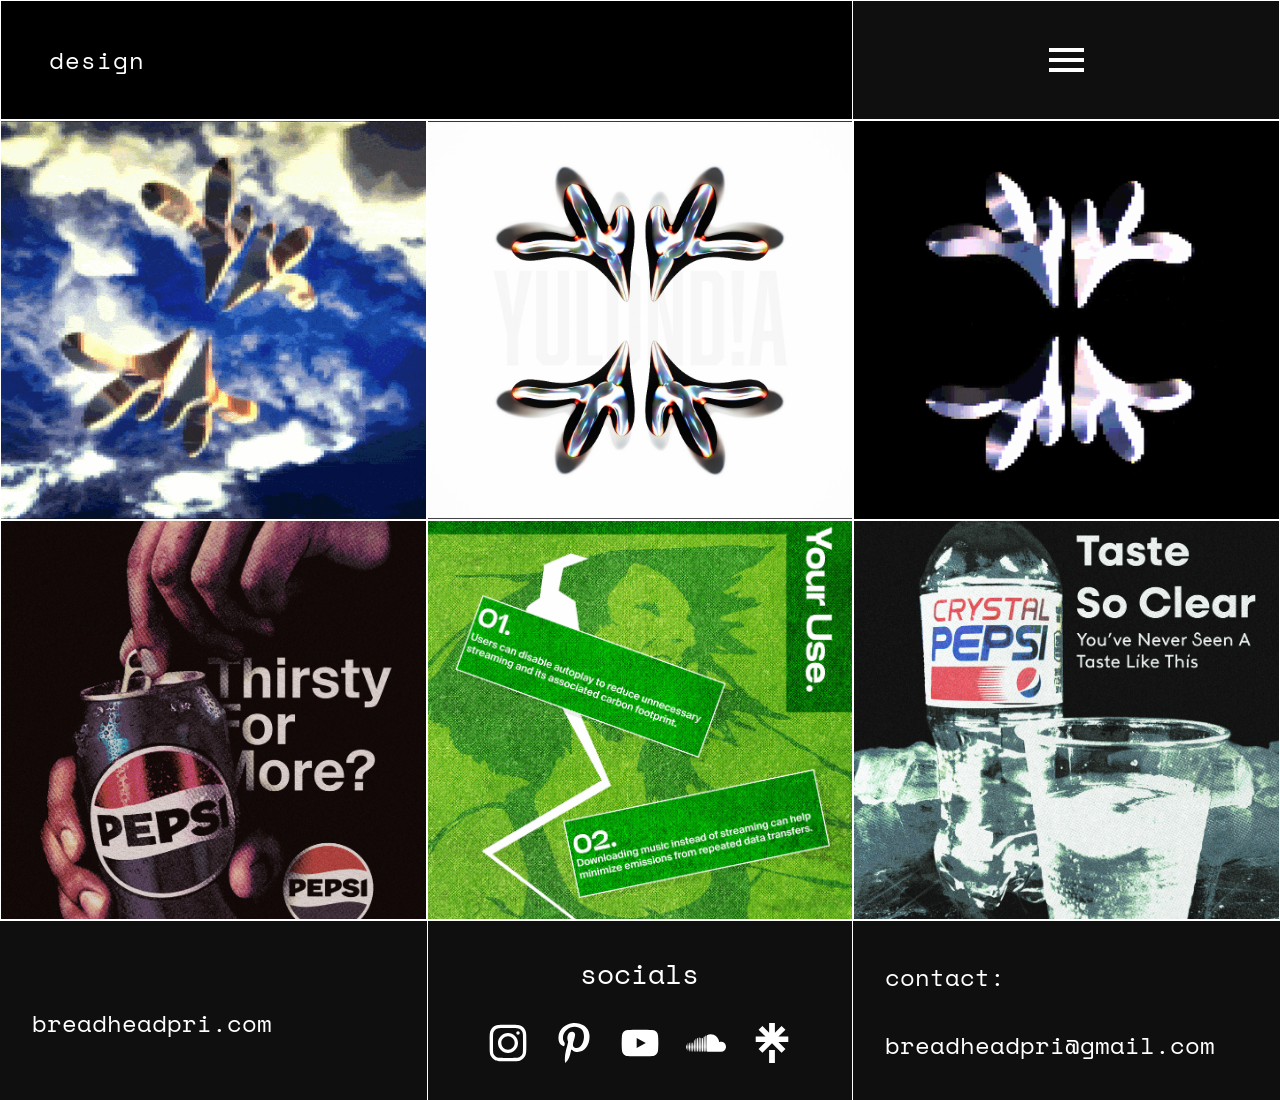
<file: design.html>
<!DOCTYPE html>
<html lang="en">
<head>
    <meta charset="UTF-8">
    <meta name="viewport" content="width=device-width, initial-scale=1.0">
    <title>breadheadpri</title>
    <link rel="stylesheet" href="css/style.css">
    <link rel="icon" type="image/x-icon" href="/assets/favicon.ico">
</head>
<body>
    
    <div class="page-loader"></div>

    <nav class="top-navbar">
        <div class="nav-brand-block">
            <span class="brand-text">design</span>
        </div>
        <button class="nav-menu-block" id="menuToggle" aria-label="Toggle Menu">
            <div class="hamburger-container">
                <div class="bar1"></div>
                <div class="bar2"></div>
                <div class="bar3"></div>
            </div>
        </button>
    </nav>

    <div class="menu-overlay" id="menuOverlay">
        <div class="menu-left-spacer"></div>
        <div class="menu-content-block">
            <div class="menu-links-list">
                <a href="index.html" class="menu-link-item item-right">home</a>
                <a href="artwork.html" class="menu-link-item item-right">artwork</a>
                <a href="photography.html" class="menu-link-item item-right">photography</a>
                <a href="music.html" class="menu-link-item item-right">music</a>
                <a href="design.html" class="menu-link-item item-right">design</a>
                <a href="visuals.html" class="menu-link-item item-right">visuals</a>
            </div>
            <div class="menu-social-tray">
                <div class="tray-icons">
                    <a href="https://www.instagram.com/airgeaddd" class="social-icon-link" aria-label="Instagram">
                <svg viewBox="0 0 24 24" xmlns="http://w3.org">
                    <path fill-rule="evenodd" clip-rule="evenodd" d="M12 18C15.3137 18 18 15.3137 18 12C18 8.68629 15.3137 6 12 6C8.68629 6 6 8.68629 6 12C6 15.3137 8.68629 18 12 18ZM12 16C14.2091 16 16 14.2091 16 12C16 9.79086 14.2091 8 12 8C9.79086 8 8 9.79086 8 12C8 14.2091 9.79086 16 12 16Z" />
                    <path d="M18 5C17.4477 5 17 5.44772 17 6C17 6.55228 17.4477 7 18 7C18.5523 7 19 6.55228 19 6C19 5.44772 18.5523 5 18 5Z" />
                    <path fill-rule="evenodd" clip-rule="evenodd" d="M1.65396 4.27606C1 5.55953 1 7.23969 1 10.6V13.4C1 16.7603 1 18.4405 1.65396 19.7239C2.2292 20.8529 3.14708 21.7708 4.27606 22.346C5.55953 23 7.23969 23 10.6 23H13.4C16.7603 23 18.4405 23 19.7239 22.346C20.8529 21.7708 21.7708 20.8529 22.346 19.7239C23 18.4405 23 16.7603 23 13.4V10.6C23 7.23969 23 5.55953 22.346 4.27606C21.7708 3.14708 20.8529 2.2292 19.7239 1.65396C18.4405 1 16.7603 1 13.4 1H10.6C7.23969 1 5.55953 1 4.27606 1.65396C3.14708 2.2292 2.2292 3.14708 1.65396 4.27606ZM13.4 3H10.6C8.88684 3 7.72225 3.00156 6.82208 3.0751C5.94524 3.14674 5.49684 3.27659 5.18404 3.43597C4.43139 3.81947 3.81947 4.43139 3.43597 5.18404C3.27659 5.49684 3.14674 5.94524 3.0751 6.82208C3.00156 7.72225 3 8.88684 3 10.6V13.4C3 15.1132 3.00156 16.2777 3.0751 17.1779C3.14674 18.0548 3.27659 18.5032 3.43597 18.816C3.81947 19.5686 4.43139 20.1805 5.18404 20.564C5.49684 20.7234 5.94524 20.8533 6.82208 20.9249C7.72225 20.9984 8.88684 21 10.6 21H13.4C15.1132 21 16.2777 20.9984 17.1779 20.9249C18.0548 20.8533 18.5032 20.7234 18.816 20.564C19.5686 20.1805 20.1805 19.5686 20.564 18.816C20.7234 18.5032 20.8533 18.0548 20.9249 17.1779C20.9984 16.2777 21 15.1132 21 13.4V10.6C21 8.88684 20.9984 7.72225 20.9249 6.82208C20.8533 5.94524 20.7234 5.49684 20.564 5.18404C20.1805 4.43139 19.5686 3.81947 18.816 3.43597C18.5032 3.27659 18.0548 3.14674 17.1779 3.0751C16.2777 3.00156 15.1132 3 13.4 3Z" />
                </svg>
            </a>

            <a href="https://pinterest.com/breadheadpri/" class="social-icon-link" aria-label="Pinterest">
                <svg viewBox="0 0 512 512" xmlns="http://w3.org">
                    <g>
                        <path d="M220.646,338.475C207.223,408.825,190.842,476.269,142.3,511.5 c-14.996-106.33,21.994-186.188,39.173-270.971c-29.293-49.292,3.518-148.498,65.285-124.059 c76.001,30.066-65.809,183.279,29.38,202.417c99.405,19.974,139.989-172.476,78.359-235.054 C265.434-6.539,95.253,81.775,116.175,211.161c5.09,31.626,37.765,41.22,13.062,84.884c-57.001-12.65-74.005-57.6-71.822-117.533 c3.53-98.108,88.141-166.787,173.024-176.293c107.34-12.014,208.081,39.398,221.991,140.376 c15.67,113.978-48.442,237.412-163.23,228.529C258.085,368.704,245.023,353.283,220.646,338.475z" />
                    </g>
                </svg>
            </a>

            <a href="https://www.youtube.com/@airgeaddd" class="social-icon-link" aria-label="YouTube">
                <svg viewBox="0 0 24 24" xmlns="http://w3.org">
                    <path fill-rule="evenodd" d="M1.172 7.693A55.991 55.991 0 0 0 1 12c0 1.632 0.08 3.167 0.182 4.44 0.146 1.817 1.531 3.206 3.318 3.33 1.794 0.125 4.305 0.23 7.5 0.23 3.195 0 5.706 -0.105 7.5 -0.23 1.787 -0.124 3.172 -1.513 3.318 -3.33 0.102 -1.273 0.182 -2.808 0.182 -4.44 0 -1.576 -0.074 -3.06 -0.172 -4.307a3.727 3.727 0 0 0 -3.46 -3.46C17.59 4.107 15.164 4 12 4c-3.164 0 -5.591 0.107 -7.368 0.233a3.727 3.727 0 0 0 -3.46 3.46ZM15.5 12 10 9v6l5.5 -3Z" clip-rule="evenodd" />
                </svg>
            </a>

            <a href="https://soundcloud.com/breadheadpri" class="social-icon-link" aria-label="SoundCloud">
                <svg viewBox="-271 345.8 256 111.2" xmlns="http://w3.org">
                    <g>
                        <path d="M-238.4,398.1c-0.8,0-1.4,0.6-1.5,1.5l-2.3,28l2.3,27.1c0.1,0.8,0.7,1.5,1.5,1.5c0.8,0,1.4-0.6,1.5-1.5l2.6-27.1l-2.6-28C-237,398.7-237.7,398.1-238.4,398.1z"/>
                        <path d="M-228.2,399.9c-0.9,0-1.7,0.7-1.7,1.7l-2.1,26l2.1,27.3c0.1,1,0.8,1.7,1.7,1.7c0.9,0,1.6-0.7,1.7-1.7l2.4-27.3l-2.4-26C-226.6,400.6-227.3,399.9-228.2,399.9z"/>
                        <path d="M-258.6,403.5c-0.5,0-1,0.4-1.1,1l-2.5,23l2.5,22.5c0.1,0.6,0.5,1,1.1,1c0.5,0,1-0.4,1.1-1l2.9-22.5l-2.9-23C-257.7,404-258.1,403.5-258.6,403.5z"/>
                        <path d="M-268.1,412.3c-0.5,0-1,0.4-1,1l-1.9,14.3l1.9,14c0.1,0.6,0.5,1,1,1s0.9-0.4,1-1l2.2-14l-2.2-14.2C-267.2,412.8-267.6,412.3-268.1,412.3z"/>
                        <path d="M-207.5,373.5c-1.2,0-2.1,0.9-2.2,2.1l-1.9,52l1.9,27.2c0.1,1.2,1,2.1,2.2,2.1s2.1-0.9,2.2-2.1l2.1-27.2l-2.1-52C-205.4,374.4-206.4,373.5-207.5,373.5z"/>
                        <path d="M-248.6,399c-0.7,0-1.2,0.5-1.3,1.3l-2.4,27.3l2.4,26.3c0.1,0.7,0.6,1.3,1.3,1.3c0.7,0,1.2-0.5,1.3-1.2l2.7-26.3l-2.7-27.3C-247.4,399.6-247.9,399-248.6,399z"/>
                        <path d="M-217.9,383.4c-1,0-1.9,0.8-1.9,1.9l-2,42.3l2,27.3c0.1,1.1,0.9,1.9,1.9,1.9s1.9-0.8,1.9-1.9l2.3-27.3l-2.3-42.3C-216,384.2-216.9,383.4-217.9,383.4z"/>
                        <path d="M-154.4,359.3c-1.8,0-3.2,1.4-3.2,3.2l-1.2,65l1.2,26.1c0,1.8,1.5,3.2,3.2,3.2c1.8,0,3.2-1.5,3.2-3.2l1.4-26.1l-1.4-65C-151.1,360.8-152.6,359.3-154.4,359.3z"/>
                        <path d="M-197.1,368.9c-1.3,0-2.3,1-2.4,2.4l-1.8,56.3l1.8,26.9c0,1.3,1.1,2.3,2.4,2.3s2.3-1,2.4-2.4l2-26.9l-2-56.3C-194.7,370-195.8,368.9-197.1,368.9z"/>
                        <path d="M-46.5,394c-4.3,0-8.4,0.9-12.2,2.4C-61.2,368-85,345.8-114,345.8c-7.1,0-14,1.4-20.1,3.8c-2.4,0.9-3,1.9-3,3.7v99.9c0,1.9,1.5,3.5,3.4,3.7c0.1,0,86.7,0,87.3,0c17.4,0,31.5-14.1,31.5-31.5C-15,408.1-29.1,394-46.5,394z"/>
                        <path d="M-143.6,353.2c-1.9,0-3.4,1.6-3.5,3.5l-1.4,70.9l1.4,25.7c0,1.9,1.6,3.4,3.5,3.4c1.9,0,3.4-1.6,3.5-3.5l1.5-25.8l-1.5-70.9C-140.2,354.8-141.7,353.2-143.6,353.2z"/>
                        <path d="M-186.5,366.8c-1.4,0-2.5,1.1-2.6,2.6l-1.6,58.2l1.6,26.7c0,1.4,1.2,2.6,2.6,2.6s2.5-1.1,2.6-2.6l1.8-26.7l-1.8-58.2C-184,367.9-185.1,366.8-186.5,366.8z"/>
                        <path d="M-175.9,368.1c-1.5,0-2.8,1.2-2.8,2.8l-1.5,56.7l1.5,26.5c0,1.6,1.3,2.8,2.8,2.8s2.8-1.2,2.8-2.8l1.7-26.5l-1.7-56.7C-173.1,369.3-174.3,368.1-175.9,368.1z"/>
                        <path d="M-165.2,369.9c-1.7,0-3,1.3-3,3l-1.4,54.7l1.4,26.3c0,1.7,1.4,3,3,3c1.7,0,3-1.3,3-3l1.5-26.3l-1.5-54.7C-162.2,371.3-163.5,369.9-165.2,369.9z"/>
                    </g>
                </svg>
            </a>

            <a href="https://linktr.ee/breadheadpri" class="social-icon-link" aria-label="Linktree">
                <svg viewBox="0 0 24 24" xmlns="http://w3.org">
                    <path d="m13.73635 5.85251 4.00467 -4.11665 2.3248 2.3808 -4.20064 4.00466h5.9085v3.30473h-5.9365l4.22865 4.10766 -2.3248 2.3338L12.0005 12.099l-5.74052 5.76852 -2.3248 -2.3248 4.22864 -4.10766h-5.9375V8.12132h5.9085L3.93417 4.11666l2.3248 -2.3808 4.00468 4.11665V0h3.4727zm-3.4727 10.30614h3.4727V24h-3.4727z" stroke-width="1"></path>
                </svg>
                </a>
                </div>
            </div>
        </div>
    </div>

    <div id="design" class="gallery-grid gg3">
    
        <div class="gallery-item" data-type="image" data-fullsrc="images/design/chromeyu.gif">
            <img src="images/design/chromeyu.gif" alt="Chrome Yu Gif" class="item-asset">
        </div>
        
        <div class="gallery-item" data-type="image" data-fullsrc="images/design/yla-glass.jpg">
            <img src="images/design/yla-glass.jpg" alt="Yulondia Glass Poster" class="item-asset">
        </div>

        <div class="gallery-item" data-type="image" data-fullsrc="images/design/silveryu.gif">
            <img src="images/design/silveryu.gif" alt="Silver Yu Gif" class="item-asset">
        </div>

        <div class="gallery-item" data-type="image" data-fullsrc="images/design/pepsi-poster.jpg">
            <img src="images/design/pepsi-poster.jpg" alt="Pepsi Poster" class="item-asset">
        </div>

        <div class="gallery-item" data-type="image" data-fullsrc="images/design/spotify-sustainable.jpg">
            <img src="images/design/spotify-sustainable.jpg" alt="Spotify Sustainable" class="item-asset">
        </div>
        
        <div class="gallery-item" data-type="image" data-fullsrc="images/design/pepsi-poster2.jpg">
            <img src="images/design/pepsi-poster2.jpg" alt="Pepsi Poster 2" class="item-asset">
        </div>
    </div>

    <div class="popup-display" id="popupDisplay" aria-hidden="true">
        <button class="popup-close" id="popupClose" aria-label="Close Overlay">&times;</button>
        <div class="popup-content-box" id="popupContent"></div>
    </div>


    
    <footer>
    <div class="website-block">
        <p class="footer-url">breadheadpri.com</p>
    </div>
    <div class="socials-block">
        <h3>socials</h3>
        <div class="social-links">  
            <a href="https://www.instagram.com/airgeaddd" class="social-icon-link" aria-label="Instagram">
                <svg viewBox="0 0 24 24" xmlns="http://w3.org">
                    <path fill-rule="evenodd" clip-rule="evenodd" d="M12 18C15.3137 18 18 15.3137 18 12C18 8.68629 15.3137 6 12 6C8.68629 6 6 8.68629 6 12C6 15.3137 8.68629 18 12 18ZM12 16C14.2091 16 16 14.2091 16 12C16 9.79086 14.2091 8 12 8C9.79086 8 8 9.79086 8 12C8 14.2091 9.79086 16 12 16Z" />
                    <path d="M18 5C17.4477 5 17 5.44772 17 6C17 6.55228 17.4477 7 18 7C18.5523 7 19 6.55228 19 6C19 5.44772 18.5523 5 18 5Z" />
                    <path fill-rule="evenodd" clip-rule="evenodd" d="M1.65396 4.27606C1 5.55953 1 7.23969 1 10.6V13.4C1 16.7603 1 18.4405 1.65396 19.7239C2.2292 20.8529 3.14708 21.7708 4.27606 22.346C5.55953 23 7.23969 23 10.6 23H13.4C16.7603 23 18.4405 23 19.7239 22.346C20.8529 21.7708 21.7708 20.8529 22.346 19.7239C23 18.4405 23 16.7603 23 13.4V10.6C23 7.23969 23 5.55953 22.346 4.27606C21.7708 3.14708 20.8529 2.2292 19.7239 1.65396C18.4405 1 16.7603 1 13.4 1H10.6C7.23969 1 5.55953 1 4.27606 1.65396C3.14708 2.2292 2.2292 3.14708 1.65396 4.27606ZM13.4 3H10.6C8.88684 3 7.72225 3.00156 6.82208 3.0751C5.94524 3.14674 5.49684 3.27659 5.18404 3.43597C4.43139 3.81947 3.81947 4.43139 3.43597 5.18404C3.27659 5.49684 3.14674 5.94524 3.0751 6.82208C3.00156 7.72225 3 8.88684 3 10.6V13.4C3 15.1132 3.00156 16.2777 3.0751 17.1779C3.14674 18.0548 3.27659 18.5032 3.43597 18.816C3.81947 19.5686 4.43139 20.1805 5.18404 20.564C5.49684 20.7234 5.94524 20.8533 6.82208 20.9249C7.72225 20.9984 8.88684 21 10.6 21H13.4C15.1132 21 16.2777 20.9984 17.1779 20.9249C18.0548 20.8533 18.5032 20.7234 18.816 20.564C19.5686 20.1805 20.1805 19.5686 20.564 18.816C20.7234 18.5032 20.8533 18.0548 20.9249 17.1779C20.9984 16.2777 21 15.1132 21 13.4V10.6C21 8.88684 20.9984 7.72225 20.9249 6.82208C20.8533 5.94524 20.7234 5.49684 20.564 5.18404C20.1805 4.43139 19.5686 3.81947 18.816 3.43597C18.5032 3.27659 18.0548 3.14674 17.1779 3.0751C16.2777 3.00156 15.1132 3 13.4 3Z" />
                </svg>
            </a>

            <a href="https://pinterest.com/breadheadpri/" class="social-icon-link" aria-label="Pinterest">
                <svg viewBox="0 0 512 512" xmlns="http://w3.org">
                    <g>
                        <path d="M220.646,338.475C207.223,408.825,190.842,476.269,142.3,511.5 c-14.996-106.33,21.994-186.188,39.173-270.971c-29.293-49.292,3.518-148.498,65.285-124.059 c76.001,30.066-65.809,183.279,29.38,202.417c99.405,19.974,139.989-172.476,78.359-235.054 C265.434-6.539,95.253,81.775,116.175,211.161c5.09,31.626,37.765,41.22,13.062,84.884c-57.001-12.65-74.005-57.6-71.822-117.533 c3.53-98.108,88.141-166.787,173.024-176.293c107.34-12.014,208.081,39.398,221.991,140.376 c15.67,113.978-48.442,237.412-163.23,228.529C258.085,368.704,245.023,353.283,220.646,338.475z" />
                    </g>
                </svg>
            </a>

            <a href="https://www.youtube.com/@airgeaddd" class="social-icon-link" aria-label="YouTube">
                <svg viewBox="0 0 24 24" xmlns="http://w3.org">
                    <path fill-rule="evenodd" d="M1.172 7.693A55.991 55.991 0 0 0 1 12c0 1.632 0.08 3.167 0.182 4.44 0.146 1.817 1.531 3.206 3.318 3.33 1.794 0.125 4.305 0.23 7.5 0.23 3.195 0 5.706 -0.105 7.5 -0.23 1.787 -0.124 3.172 -1.513 3.318 -3.33 0.102 -1.273 0.182 -2.808 0.182 -4.44 0 -1.576 -0.074 -3.06 -0.172 -4.307a3.727 3.727 0 0 0 -3.46 -3.46C17.59 4.107 15.164 4 12 4c-3.164 0 -5.591 0.107 -7.368 0.233a3.727 3.727 0 0 0 -3.46 3.46ZM15.5 12 10 9v6l5.5 -3Z" clip-rule="evenodd" />
                </svg>
            </a>

            <a href="https://soundcloud.com/breadheadpri" class="social-icon-link" aria-label="SoundCloud">
                <svg viewBox="-271 345.8 256 111.2" xmlns="http://w3.org">
                    <g>
                        <path d="M-238.4,398.1c-0.8,0-1.4,0.6-1.5,1.5l-2.3,28l2.3,27.1c0.1,0.8,0.7,1.5,1.5,1.5c0.8,0,1.4-0.6,1.5-1.5l2.6-27.1l-2.6-28C-237,398.7-237.7,398.1-238.4,398.1z"/>
                        <path d="M-228.2,399.9c-0.9,0-1.7,0.7-1.7,1.7l-2.1,26l2.1,27.3c0.1,1,0.8,1.7,1.7,1.7c0.9,0,1.6-0.7,1.7-1.7l2.4-27.3l-2.4-26C-226.6,400.6-227.3,399.9-228.2,399.9z"/>
                        <path d="M-258.6,403.5c-0.5,0-1,0.4-1.1,1l-2.5,23l2.5,22.5c0.1,0.6,0.5,1,1.1,1c0.5,0,1-0.4,1.1-1l2.9-22.5l-2.9-23C-257.7,404-258.1,403.5-258.6,403.5z"/>
                        <path d="M-268.1,412.3c-0.5,0-1,0.4-1,1l-1.9,14.3l1.9,14c0.1,0.6,0.5,1,1,1s0.9-0.4,1-1l2.2-14l-2.2-14.2C-267.2,412.8-267.6,412.3-268.1,412.3z"/>
                        <path d="M-207.5,373.5c-1.2,0-2.1,0.9-2.2,2.1l-1.9,52l1.9,27.2c0.1,1.2,1,2.1,2.2,2.1s2.1-0.9,2.2-2.1l2.1-27.2l-2.1-52C-205.4,374.4-206.4,373.5-207.5,373.5z"/>
                        <path d="M-248.6,399c-0.7,0-1.2,0.5-1.3,1.3l-2.4,27.3l2.4,26.3c0.1,0.7,0.6,1.3,1.3,1.3c0.7,0,1.2-0.5,1.3-1.2l2.7-26.3l-2.7-27.3C-247.4,399.6-247.9,399-248.6,399z"/>
                        <path d="M-217.9,383.4c-1,0-1.9,0.8-1.9,1.9l-2,42.3l2,27.3c0.1,1.1,0.9,1.9,1.9,1.9s1.9-0.8,1.9-1.9l2.3-27.3l-2.3-42.3C-216,384.2-216.9,383.4-217.9,383.4z"/>
                        <path d="M-154.4,359.3c-1.8,0-3.2,1.4-3.2,3.2l-1.2,65l1.2,26.1c0,1.8,1.5,3.2,3.2,3.2c1.8,0,3.2-1.5,3.2-3.2l1.4-26.1l-1.4-65C-151.1,360.8-152.6,359.3-154.4,359.3z"/>
                        <path d="M-197.1,368.9c-1.3,0-2.3,1-2.4,2.4l-1.8,56.3l1.8,26.9c0,1.3,1.1,2.3,2.4,2.3s2.3-1,2.4-2.4l2-26.9l-2-56.3C-194.7,370-195.8,368.9-197.1,368.9z"/>
                        <path d="M-46.5,394c-4.3,0-8.4,0.9-12.2,2.4C-61.2,368-85,345.8-114,345.8c-7.1,0-14,1.4-20.1,3.8c-2.4,0.9-3,1.9-3,3.7v99.9c0,1.9,1.5,3.5,3.4,3.7c0.1,0,86.7,0,87.3,0c17.4,0,31.5-14.1,31.5-31.5C-15,408.1-29.1,394-46.5,394z"/>
                        <path d="M-143.6,353.2c-1.9,0-3.4,1.6-3.5,3.5l-1.4,70.9l1.4,25.7c0,1.9,1.6,3.4,3.5,3.4c1.9,0,3.4-1.6,3.5-3.5l1.5-25.8l-1.5-70.9C-140.2,354.8-141.7,353.2-143.6,353.2z"/>
                        <path d="M-186.5,366.8c-1.4,0-2.5,1.1-2.6,2.6l-1.6,58.2l1.6,26.7c0,1.4,1.2,2.6,2.6,2.6s2.5-1.1,2.6-2.6l1.8-26.7l-1.8-58.2C-184,367.9-185.1,366.8-186.5,366.8z"/>
                        <path d="M-175.9,368.1c-1.5,0-2.8,1.2-2.8,2.8l-1.5,56.7l1.5,26.5c0,1.6,1.3,2.8,2.8,2.8s2.8-1.2,2.8-2.8l1.7-26.5l-1.7-56.7C-173.1,369.3-174.3,368.1-175.9,368.1z"/>
                        <path d="M-165.2,369.9c-1.7,0-3,1.3-3,3l-1.4,54.7l1.4,26.3c0,1.7,1.4,3,3,3c1.7,0,3-1.3,3-3l1.5-26.3l-1.5-54.7C-162.2,371.3-163.5,369.9-165.2,369.9z"/>
                    </g>
                </svg>
            </a>

            <a href="https://linktr.ee/breadheadpri" class="social-icon-link" aria-label="Linktree">
                <svg viewBox="0 0 24 24" xmlns="http://w3.org">
                    <path d="m13.73635 5.85251 4.00467 -4.11665 2.3248 2.3808 -4.20064 4.00466h5.9085v3.30473h-5.9365l4.22865 4.10766 -2.3248 2.3338L12.0005 12.099l-5.74052 5.76852 -2.3248 -2.3248 4.22864 -4.10766h-5.9375V8.12132h5.9085L3.93417 4.11666l2.3248 -2.3808 4.00468 4.11665V0h3.4727zm-3.4727 10.30614h3.4727V24h-3.4727z" stroke-width="1"></path>
                </svg>
                </a>
        </div>
    </div>
    <div class="email-block">
        <p class="contact-title">contact:</p>
        <p class="footer-email">breadheadpri@gmail.com</p>
    </div>
    </footer>
    
    <script src="js/script.js"></script>
    
</body>
</html>
</file>
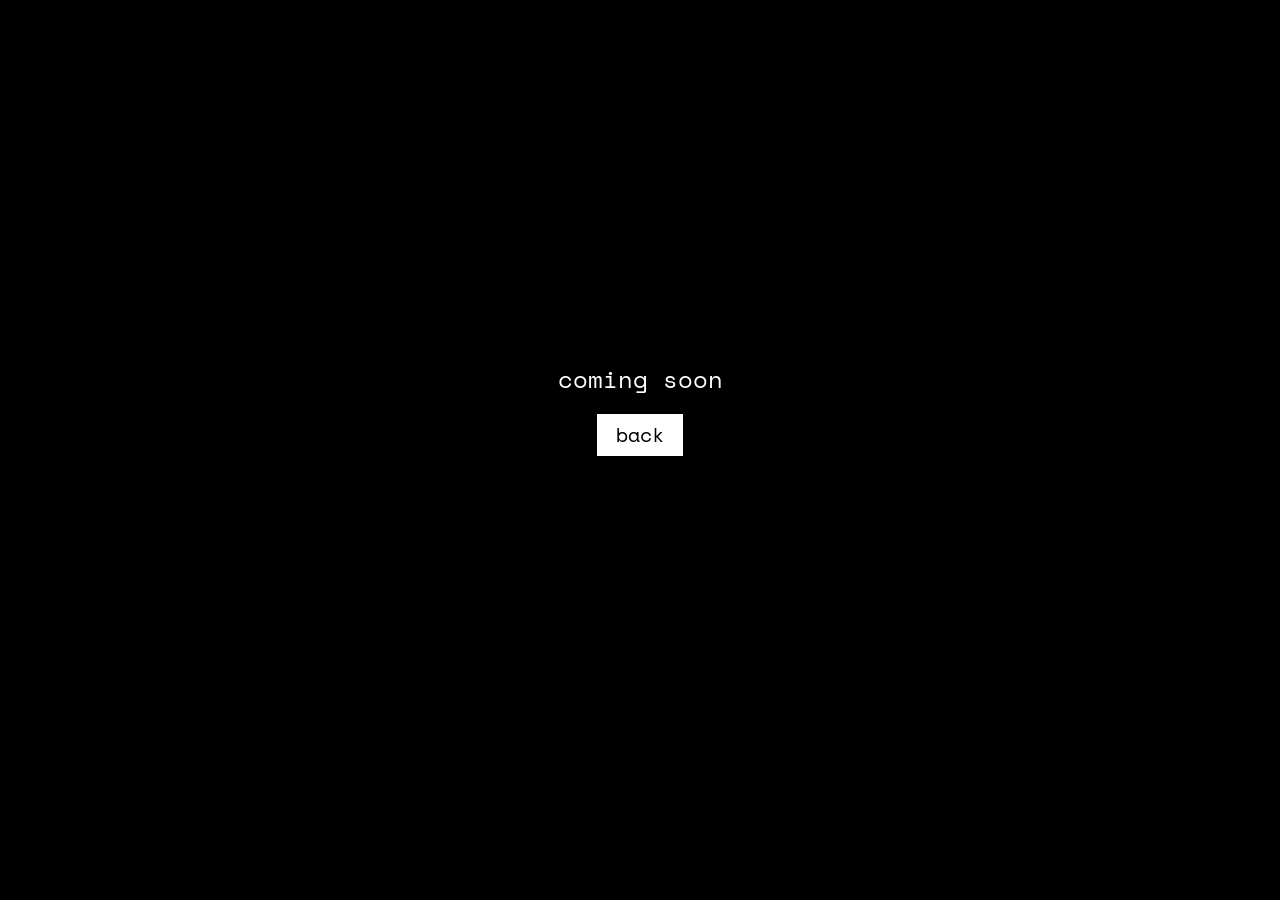
<file: music.html>
<!DOCTYPE html>
<html lang="en">
<head>
    <meta charset="UTF-8">
    <meta name="viewport" content="width=device-width, initial-scale=1.0">
    <title>breadheadpri</title>
    <link rel="stylesheet" href="css/style.css">
    <link rel="icon" type="image/x-icon" href="/assets/favicon.ico">
</head>
<body>
    
    <div class="page-loader"></div>
    
    <section style="align-content: center;
    text-align: center;
    height: 90vh;">
    <h1>coming soon</h1>
    <br>
    <a href="index.html" class="btn-main">back</a>
    </section>
    
    <script src="js/script.js"></script>
</body>
</html>
</file>
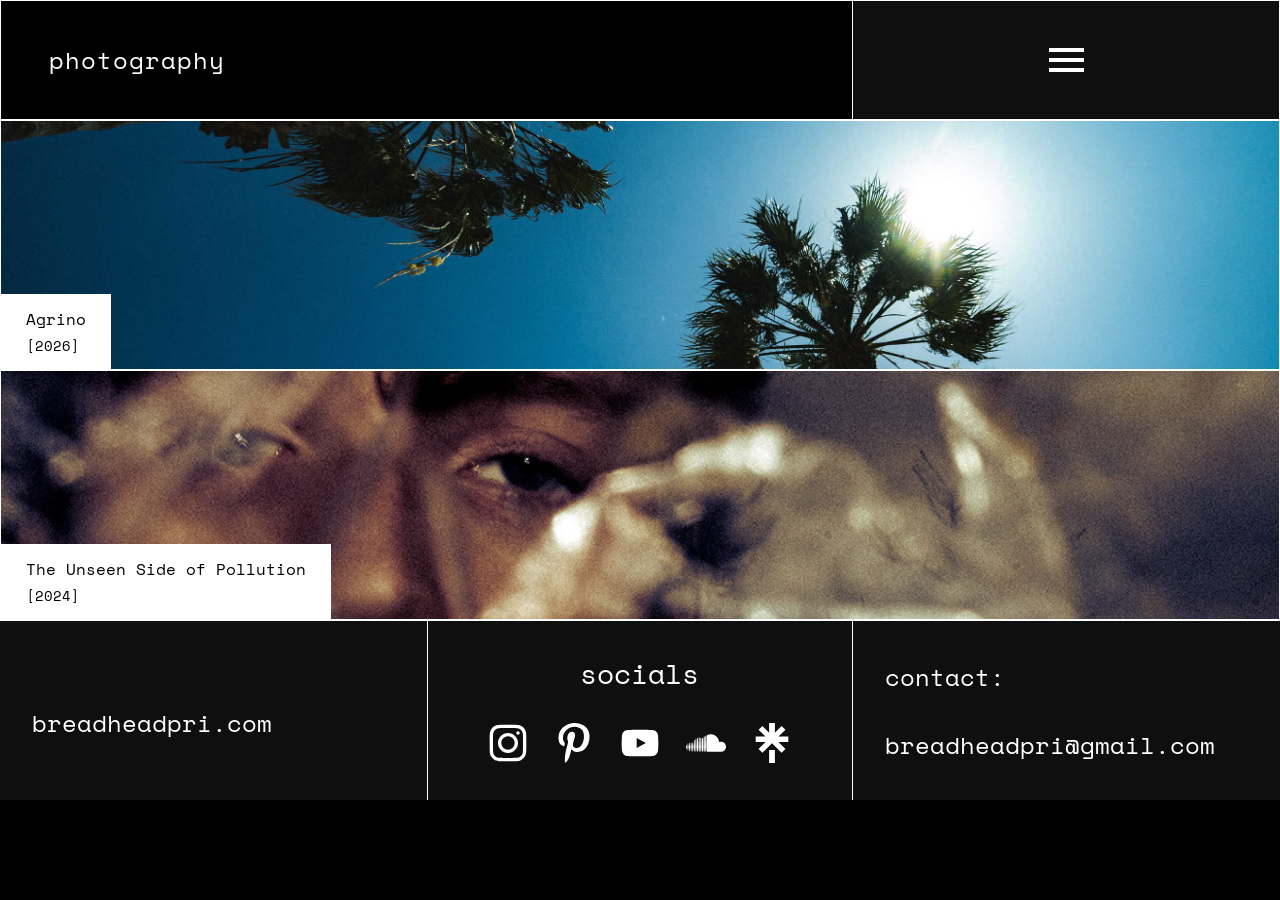
<file: photography.html>
<!DOCTYPE html>
<html lang="en">
<head>
    <meta charset="UTF-8">
    <meta name="viewport" content="width=device-width, initial-scale=1.0">
    <title>breadheadpri</title>
    <link rel="stylesheet" href="css/style.css">
    <link rel="icon" type="image/x-icon" href="/assets/favicon.ico">
</head>
<body>
    
    <div class="page-loader"></div>

    <nav class="top-navbar">
        <div class="nav-brand-block">
            <span class="brand-text">photography</span>
        </div>
        <button class="nav-menu-block" id="menuToggle" aria-label="Toggle Menu">
            <div class="hamburger-container">
                <div class="bar1"></div>
                <div class="bar2"></div>
                <div class="bar3"></div>
            </div>
        </button>
    </nav>

    <div class="menu-overlay" id="menuOverlay">
        <div class="menu-left-spacer"></div>
        <div class="menu-content-block">
            <div class="menu-links-list">
                <a href="index.html" class="menu-link-item item-right">home</a>
                <a href="artwork.html" class="menu-link-item item-right">artwork</a>
                <a href="photography.html" class="menu-link-item item-right">photography</a>
                <a href="music.html" class="menu-link-item item-right">music</a>
                <a href="design.html" class="menu-link-item item-right">design</a>
                <a href="visuals.html" class="menu-link-item item-right">visuals</a>
            </div>
            <div class="menu-social-tray">
                <div class="tray-icons">
                    <a href="https://www.instagram.com/airgeaddd" class="social-icon-link" aria-label="Instagram">
                <svg viewBox="0 0 24 24" xmlns="http://w3.org">
                    <path fill-rule="evenodd" clip-rule="evenodd" d="M12 18C15.3137 18 18 15.3137 18 12C18 8.68629 15.3137 6 12 6C8.68629 6 6 8.68629 6 12C6 15.3137 8.68629 18 12 18ZM12 16C14.2091 16 16 14.2091 16 12C16 9.79086 14.2091 8 12 8C9.79086 8 8 9.79086 8 12C8 14.2091 9.79086 16 12 16Z" />
                    <path d="M18 5C17.4477 5 17 5.44772 17 6C17 6.55228 17.4477 7 18 7C18.5523 7 19 6.55228 19 6C19 5.44772 18.5523 5 18 5Z" />
                    <path fill-rule="evenodd" clip-rule="evenodd" d="M1.65396 4.27606C1 5.55953 1 7.23969 1 10.6V13.4C1 16.7603 1 18.4405 1.65396 19.7239C2.2292 20.8529 3.14708 21.7708 4.27606 22.346C5.55953 23 7.23969 23 10.6 23H13.4C16.7603 23 18.4405 23 19.7239 22.346C20.8529 21.7708 21.7708 20.8529 22.346 19.7239C23 18.4405 23 16.7603 23 13.4V10.6C23 7.23969 23 5.55953 22.346 4.27606C21.7708 3.14708 20.8529 2.2292 19.7239 1.65396C18.4405 1 16.7603 1 13.4 1H10.6C7.23969 1 5.55953 1 4.27606 1.65396C3.14708 2.2292 2.2292 3.14708 1.65396 4.27606ZM13.4 3H10.6C8.88684 3 7.72225 3.00156 6.82208 3.0751C5.94524 3.14674 5.49684 3.27659 5.18404 3.43597C4.43139 3.81947 3.81947 4.43139 3.43597 5.18404C3.27659 5.49684 3.14674 5.94524 3.0751 6.82208C3.00156 7.72225 3 8.88684 3 10.6V13.4C3 15.1132 3.00156 16.2777 3.0751 17.1779C3.14674 18.0548 3.27659 18.5032 3.43597 18.816C3.81947 19.5686 4.43139 20.1805 5.18404 20.564C5.49684 20.7234 5.94524 20.8533 6.82208 20.9249C7.72225 20.9984 8.88684 21 10.6 21H13.4C15.1132 21 16.2777 20.9984 17.1779 20.9249C18.0548 20.8533 18.5032 20.7234 18.816 20.564C19.5686 20.1805 20.1805 19.5686 20.564 18.816C20.7234 18.5032 20.8533 18.0548 20.9249 17.1779C20.9984 16.2777 21 15.1132 21 13.4V10.6C21 8.88684 20.9984 7.72225 20.9249 6.82208C20.8533 5.94524 20.7234 5.49684 20.564 5.18404C20.1805 4.43139 19.5686 3.81947 18.816 3.43597C18.5032 3.27659 18.0548 3.14674 17.1779 3.0751C16.2777 3.00156 15.1132 3 13.4 3Z" />
                </svg>
            </a>

            <a href="https://pinterest.com/breadheadpri/" class="social-icon-link" aria-label="Pinterest">
                <svg viewBox="0 0 512 512" xmlns="http://w3.org">
                    <g>
                        <path d="M220.646,338.475C207.223,408.825,190.842,476.269,142.3,511.5 c-14.996-106.33,21.994-186.188,39.173-270.971c-29.293-49.292,3.518-148.498,65.285-124.059 c76.001,30.066-65.809,183.279,29.38,202.417c99.405,19.974,139.989-172.476,78.359-235.054 C265.434-6.539,95.253,81.775,116.175,211.161c5.09,31.626,37.765,41.22,13.062,84.884c-57.001-12.65-74.005-57.6-71.822-117.533 c3.53-98.108,88.141-166.787,173.024-176.293c107.34-12.014,208.081,39.398,221.991,140.376 c15.67,113.978-48.442,237.412-163.23,228.529C258.085,368.704,245.023,353.283,220.646,338.475z" />
                    </g>
                </svg>
            </a>

            <a href="https://www.youtube.com/@airgeaddd" class="social-icon-link" aria-label="YouTube">
                <svg viewBox="0 0 24 24" xmlns="http://w3.org">
                    <path fill-rule="evenodd" d="M1.172 7.693A55.991 55.991 0 0 0 1 12c0 1.632 0.08 3.167 0.182 4.44 0.146 1.817 1.531 3.206 3.318 3.33 1.794 0.125 4.305 0.23 7.5 0.23 3.195 0 5.706 -0.105 7.5 -0.23 1.787 -0.124 3.172 -1.513 3.318 -3.33 0.102 -1.273 0.182 -2.808 0.182 -4.44 0 -1.576 -0.074 -3.06 -0.172 -4.307a3.727 3.727 0 0 0 -3.46 -3.46C17.59 4.107 15.164 4 12 4c-3.164 0 -5.591 0.107 -7.368 0.233a3.727 3.727 0 0 0 -3.46 3.46ZM15.5 12 10 9v6l5.5 -3Z" clip-rule="evenodd" />
                </svg>
            </a>

            <a href="https://soundcloud.com/breadheadpri" class="social-icon-link" aria-label="SoundCloud">
                <svg viewBox="-271 345.8 256 111.2" xmlns="http://w3.org">
                    <g>
                        <path d="M-238.4,398.1c-0.8,0-1.4,0.6-1.5,1.5l-2.3,28l2.3,27.1c0.1,0.8,0.7,1.5,1.5,1.5c0.8,0,1.4-0.6,1.5-1.5l2.6-27.1l-2.6-28C-237,398.7-237.7,398.1-238.4,398.1z"/>
                        <path d="M-228.2,399.9c-0.9,0-1.7,0.7-1.7,1.7l-2.1,26l2.1,27.3c0.1,1,0.8,1.7,1.7,1.7c0.9,0,1.6-0.7,1.7-1.7l2.4-27.3l-2.4-26C-226.6,400.6-227.3,399.9-228.2,399.9z"/>
                        <path d="M-258.6,403.5c-0.5,0-1,0.4-1.1,1l-2.5,23l2.5,22.5c0.1,0.6,0.5,1,1.1,1c0.5,0,1-0.4,1.1-1l2.9-22.5l-2.9-23C-257.7,404-258.1,403.5-258.6,403.5z"/>
                        <path d="M-268.1,412.3c-0.5,0-1,0.4-1,1l-1.9,14.3l1.9,14c0.1,0.6,0.5,1,1,1s0.9-0.4,1-1l2.2-14l-2.2-14.2C-267.2,412.8-267.6,412.3-268.1,412.3z"/>
                        <path d="M-207.5,373.5c-1.2,0-2.1,0.9-2.2,2.1l-1.9,52l1.9,27.2c0.1,1.2,1,2.1,2.2,2.1s2.1-0.9,2.2-2.1l2.1-27.2l-2.1-52C-205.4,374.4-206.4,373.5-207.5,373.5z"/>
                        <path d="M-248.6,399c-0.7,0-1.2,0.5-1.3,1.3l-2.4,27.3l2.4,26.3c0.1,0.7,0.6,1.3,1.3,1.3c0.7,0,1.2-0.5,1.3-1.2l2.7-26.3l-2.7-27.3C-247.4,399.6-247.9,399-248.6,399z"/>
                        <path d="M-217.9,383.4c-1,0-1.9,0.8-1.9,1.9l-2,42.3l2,27.3c0.1,1.1,0.9,1.9,1.9,1.9s1.9-0.8,1.9-1.9l2.3-27.3l-2.3-42.3C-216,384.2-216.9,383.4-217.9,383.4z"/>
                        <path d="M-154.4,359.3c-1.8,0-3.2,1.4-3.2,3.2l-1.2,65l1.2,26.1c0,1.8,1.5,3.2,3.2,3.2c1.8,0,3.2-1.5,3.2-3.2l1.4-26.1l-1.4-65C-151.1,360.8-152.6,359.3-154.4,359.3z"/>
                        <path d="M-197.1,368.9c-1.3,0-2.3,1-2.4,2.4l-1.8,56.3l1.8,26.9c0,1.3,1.1,2.3,2.4,2.3s2.3-1,2.4-2.4l2-26.9l-2-56.3C-194.7,370-195.8,368.9-197.1,368.9z"/>
                        <path d="M-46.5,394c-4.3,0-8.4,0.9-12.2,2.4C-61.2,368-85,345.8-114,345.8c-7.1,0-14,1.4-20.1,3.8c-2.4,0.9-3,1.9-3,3.7v99.9c0,1.9,1.5,3.5,3.4,3.7c0.1,0,86.7,0,87.3,0c17.4,0,31.5-14.1,31.5-31.5C-15,408.1-29.1,394-46.5,394z"/>
                        <path d="M-143.6,353.2c-1.9,0-3.4,1.6-3.5,3.5l-1.4,70.9l1.4,25.7c0,1.9,1.6,3.4,3.5,3.4c1.9,0,3.4-1.6,3.5-3.5l1.5-25.8l-1.5-70.9C-140.2,354.8-141.7,353.2-143.6,353.2z"/>
                        <path d="M-186.5,366.8c-1.4,0-2.5,1.1-2.6,2.6l-1.6,58.2l1.6,26.7c0,1.4,1.2,2.6,2.6,2.6s2.5-1.1,2.6-2.6l1.8-26.7l-1.8-58.2C-184,367.9-185.1,366.8-186.5,366.8z"/>
                        <path d="M-175.9,368.1c-1.5,0-2.8,1.2-2.8,2.8l-1.5,56.7l1.5,26.5c0,1.6,1.3,2.8,2.8,2.8s2.8-1.2,2.8-2.8l1.7-26.5l-1.7-56.7C-173.1,369.3-174.3,368.1-175.9,368.1z"/>
                        <path d="M-165.2,369.9c-1.7,0-3,1.3-3,3l-1.4,54.7l1.4,26.3c0,1.7,1.4,3,3,3c1.7,0,3-1.3,3-3l1.5-26.3l-1.5-54.7C-162.2,371.3-163.5,369.9-165.2,369.9z"/>
                    </g>
                </svg>
            </a>

            <a href="https://linktr.ee/breadheadpri" class="social-icon-link" aria-label="Linktree">
                <svg viewBox="0 0 24 24" xmlns="http://w3.org">
                    <path d="m13.73635 5.85251 4.00467 -4.11665 2.3248 2.3808 -4.20064 4.00466h5.9085v3.30473h-5.9365l4.22865 4.10766 -2.3248 2.3338L12.0005 12.099l-5.74052 5.76852 -2.3248 -2.3248 4.22864 -4.10766h-5.9375V8.12132h5.9085L3.93417 4.11666l2.3248 -2.3808 4.00468 4.11665V0h3.4727zm-3.4727 10.30614h3.4727V24h-3.4727z" stroke-width="1"></path>
                </svg>
                </a>
                </div>
            </div>
        </div>
    </div>
    
    
    <!-- Collections -->
    
    <div class="collections-list-grid">

        <a href="agrino.html" class="collection-row-item full-width-row" style="background-image: url('images/photography/agrino/trees.jpg');">
            <div class="collection-meta">
                <span class="collection-title">Agrino</span>
                <span class="collection-date">[2026]</span>
            </div>
        </a>
        
        <a href="the-unseen-side-of-pollution.html" class="collection-row-item full-width-row" style="background-image: url('images/photography/cellophane.jpg');">
            <div class="collection-meta">
                <span class="collection-title">The Unseen Side of Pollution</span>
                <span class="collection-date">[2024]</span>
            </div>
        </a>
        
    </div>
    
    <!-- Gallery -->

    <div class="popup-display" id="popupDisplay" aria-hidden="true">
        <button class="popup-close" id="popupClose" aria-label="Close Overlay">&times;</button>
        <div class="popup-content-box" id="popupContent"></div>
    </div>


    
    <footer>
    <div class="website-block">
        <p class="footer-url">breadheadpri.com</p>
    </div>
    <div class="socials-block">
        <h3>socials</h3>
        <div class="social-links">  
            <a href="https://www.instagram.com/airgeaddd" class="social-icon-link" aria-label="Instagram">
                <svg viewBox="0 0 24 24" xmlns="http://w3.org">
                    <path fill-rule="evenodd" clip-rule="evenodd" d="M12 18C15.3137 18 18 15.3137 18 12C18 8.68629 15.3137 6 12 6C8.68629 6 6 8.68629 6 12C6 15.3137 8.68629 18 12 18ZM12 16C14.2091 16 16 14.2091 16 12C16 9.79086 14.2091 8 12 8C9.79086 8 8 9.79086 8 12C8 14.2091 9.79086 16 12 16Z" />
                    <path d="M18 5C17.4477 5 17 5.44772 17 6C17 6.55228 17.4477 7 18 7C18.5523 7 19 6.55228 19 6C19 5.44772 18.5523 5 18 5Z" />
                    <path fill-rule="evenodd" clip-rule="evenodd" d="M1.65396 4.27606C1 5.55953 1 7.23969 1 10.6V13.4C1 16.7603 1 18.4405 1.65396 19.7239C2.2292 20.8529 3.14708 21.7708 4.27606 22.346C5.55953 23 7.23969 23 10.6 23H13.4C16.7603 23 18.4405 23 19.7239 22.346C20.8529 21.7708 21.7708 20.8529 22.346 19.7239C23 18.4405 23 16.7603 23 13.4V10.6C23 7.23969 23 5.55953 22.346 4.27606C21.7708 3.14708 20.8529 2.2292 19.7239 1.65396C18.4405 1 16.7603 1 13.4 1H10.6C7.23969 1 5.55953 1 4.27606 1.65396C3.14708 2.2292 2.2292 3.14708 1.65396 4.27606ZM13.4 3H10.6C8.88684 3 7.72225 3.00156 6.82208 3.0751C5.94524 3.14674 5.49684 3.27659 5.18404 3.43597C4.43139 3.81947 3.81947 4.43139 3.43597 5.18404C3.27659 5.49684 3.14674 5.94524 3.0751 6.82208C3.00156 7.72225 3 8.88684 3 10.6V13.4C3 15.1132 3.00156 16.2777 3.0751 17.1779C3.14674 18.0548 3.27659 18.5032 3.43597 18.816C3.81947 19.5686 4.43139 20.1805 5.18404 20.564C5.49684 20.7234 5.94524 20.8533 6.82208 20.9249C7.72225 20.9984 8.88684 21 10.6 21H13.4C15.1132 21 16.2777 20.9984 17.1779 20.9249C18.0548 20.8533 18.5032 20.7234 18.816 20.564C19.5686 20.1805 20.1805 19.5686 20.564 18.816C20.7234 18.5032 20.8533 18.0548 20.9249 17.1779C20.9984 16.2777 21 15.1132 21 13.4V10.6C21 8.88684 20.9984 7.72225 20.9249 6.82208C20.8533 5.94524 20.7234 5.49684 20.564 5.18404C20.1805 4.43139 19.5686 3.81947 18.816 3.43597C18.5032 3.27659 18.0548 3.14674 17.1779 3.0751C16.2777 3.00156 15.1132 3 13.4 3Z" />
                </svg>
            </a>

            <a href="https://pinterest.com/breadheadpri/" class="social-icon-link" aria-label="Pinterest">
                <svg viewBox="0 0 512 512" xmlns="http://w3.org">
                    <g>
                        <path d="M220.646,338.475C207.223,408.825,190.842,476.269,142.3,511.5 c-14.996-106.33,21.994-186.188,39.173-270.971c-29.293-49.292,3.518-148.498,65.285-124.059 c76.001,30.066-65.809,183.279,29.38,202.417c99.405,19.974,139.989-172.476,78.359-235.054 C265.434-6.539,95.253,81.775,116.175,211.161c5.09,31.626,37.765,41.22,13.062,84.884c-57.001-12.65-74.005-57.6-71.822-117.533 c3.53-98.108,88.141-166.787,173.024-176.293c107.34-12.014,208.081,39.398,221.991,140.376 c15.67,113.978-48.442,237.412-163.23,228.529C258.085,368.704,245.023,353.283,220.646,338.475z" />
                    </g>
                </svg>
            </a>

            <a href="https://www.youtube.com/@airgeaddd" class="social-icon-link" aria-label="YouTube">
                <svg viewBox="0 0 24 24" xmlns="http://w3.org">
                    <path fill-rule="evenodd" d="M1.172 7.693A55.991 55.991 0 0 0 1 12c0 1.632 0.08 3.167 0.182 4.44 0.146 1.817 1.531 3.206 3.318 3.33 1.794 0.125 4.305 0.23 7.5 0.23 3.195 0 5.706 -0.105 7.5 -0.23 1.787 -0.124 3.172 -1.513 3.318 -3.33 0.102 -1.273 0.182 -2.808 0.182 -4.44 0 -1.576 -0.074 -3.06 -0.172 -4.307a3.727 3.727 0 0 0 -3.46 -3.46C17.59 4.107 15.164 4 12 4c-3.164 0 -5.591 0.107 -7.368 0.233a3.727 3.727 0 0 0 -3.46 3.46ZM15.5 12 10 9v6l5.5 -3Z" clip-rule="evenodd" />
                </svg>
            </a>

            <a href="https://soundcloud.com/breadheadpri" class="social-icon-link" aria-label="SoundCloud">
                <svg viewBox="-271 345.8 256 111.2" xmlns="http://w3.org">
                    <g>
                        <path d="M-238.4,398.1c-0.8,0-1.4,0.6-1.5,1.5l-2.3,28l2.3,27.1c0.1,0.8,0.7,1.5,1.5,1.5c0.8,0,1.4-0.6,1.5-1.5l2.6-27.1l-2.6-28C-237,398.7-237.7,398.1-238.4,398.1z"/>
                        <path d="M-228.2,399.9c-0.9,0-1.7,0.7-1.7,1.7l-2.1,26l2.1,27.3c0.1,1,0.8,1.7,1.7,1.7c0.9,0,1.6-0.7,1.7-1.7l2.4-27.3l-2.4-26C-226.6,400.6-227.3,399.9-228.2,399.9z"/>
                        <path d="M-258.6,403.5c-0.5,0-1,0.4-1.1,1l-2.5,23l2.5,22.5c0.1,0.6,0.5,1,1.1,1c0.5,0,1-0.4,1.1-1l2.9-22.5l-2.9-23C-257.7,404-258.1,403.5-258.6,403.5z"/>
                        <path d="M-268.1,412.3c-0.5,0-1,0.4-1,1l-1.9,14.3l1.9,14c0.1,0.6,0.5,1,1,1s0.9-0.4,1-1l2.2-14l-2.2-14.2C-267.2,412.8-267.6,412.3-268.1,412.3z"/>
                        <path d="M-207.5,373.5c-1.2,0-2.1,0.9-2.2,2.1l-1.9,52l1.9,27.2c0.1,1.2,1,2.1,2.2,2.1s2.1-0.9,2.2-2.1l2.1-27.2l-2.1-52C-205.4,374.4-206.4,373.5-207.5,373.5z"/>
                        <path d="M-248.6,399c-0.7,0-1.2,0.5-1.3,1.3l-2.4,27.3l2.4,26.3c0.1,0.7,0.6,1.3,1.3,1.3c0.7,0,1.2-0.5,1.3-1.2l2.7-26.3l-2.7-27.3C-247.4,399.6-247.9,399-248.6,399z"/>
                        <path d="M-217.9,383.4c-1,0-1.9,0.8-1.9,1.9l-2,42.3l2,27.3c0.1,1.1,0.9,1.9,1.9,1.9s1.9-0.8,1.9-1.9l2.3-27.3l-2.3-42.3C-216,384.2-216.9,383.4-217.9,383.4z"/>
                        <path d="M-154.4,359.3c-1.8,0-3.2,1.4-3.2,3.2l-1.2,65l1.2,26.1c0,1.8,1.5,3.2,3.2,3.2c1.8,0,3.2-1.5,3.2-3.2l1.4-26.1l-1.4-65C-151.1,360.8-152.6,359.3-154.4,359.3z"/>
                        <path d="M-197.1,368.9c-1.3,0-2.3,1-2.4,2.4l-1.8,56.3l1.8,26.9c0,1.3,1.1,2.3,2.4,2.3s2.3-1,2.4-2.4l2-26.9l-2-56.3C-194.7,370-195.8,368.9-197.1,368.9z"/>
                        <path d="M-46.5,394c-4.3,0-8.4,0.9-12.2,2.4C-61.2,368-85,345.8-114,345.8c-7.1,0-14,1.4-20.1,3.8c-2.4,0.9-3,1.9-3,3.7v99.9c0,1.9,1.5,3.5,3.4,3.7c0.1,0,86.7,0,87.3,0c17.4,0,31.5-14.1,31.5-31.5C-15,408.1-29.1,394-46.5,394z"/>
                        <path d="M-143.6,353.2c-1.9,0-3.4,1.6-3.5,3.5l-1.4,70.9l1.4,25.7c0,1.9,1.6,3.4,3.5,3.4c1.9,0,3.4-1.6,3.5-3.5l1.5-25.8l-1.5-70.9C-140.2,354.8-141.7,353.2-143.6,353.2z"/>
                        <path d="M-186.5,366.8c-1.4,0-2.5,1.1-2.6,2.6l-1.6,58.2l1.6,26.7c0,1.4,1.2,2.6,2.6,2.6s2.5-1.1,2.6-2.6l1.8-26.7l-1.8-58.2C-184,367.9-185.1,366.8-186.5,366.8z"/>
                        <path d="M-175.9,368.1c-1.5,0-2.8,1.2-2.8,2.8l-1.5,56.7l1.5,26.5c0,1.6,1.3,2.8,2.8,2.8s2.8-1.2,2.8-2.8l1.7-26.5l-1.7-56.7C-173.1,369.3-174.3,368.1-175.9,368.1z"/>
                        <path d="M-165.2,369.9c-1.7,0-3,1.3-3,3l-1.4,54.7l1.4,26.3c0,1.7,1.4,3,3,3c1.7,0,3-1.3,3-3l1.5-26.3l-1.5-54.7C-162.2,371.3-163.5,369.9-165.2,369.9z"/>
                    </g>
                </svg>
            </a>

            <a href="https://linktr.ee/breadheadpri" class="social-icon-link" aria-label="Linktree">
                <svg viewBox="0 0 24 24" xmlns="http://w3.org">
                    <path d="m13.73635 5.85251 4.00467 -4.11665 2.3248 2.3808 -4.20064 4.00466h5.9085v3.30473h-5.9365l4.22865 4.10766 -2.3248 2.3338L12.0005 12.099l-5.74052 5.76852 -2.3248 -2.3248 4.22864 -4.10766h-5.9375V8.12132h5.9085L3.93417 4.11666l2.3248 -2.3808 4.00468 4.11665V0h3.4727zm-3.4727 10.30614h3.4727V24h-3.4727z" stroke-width="1"></path>
                </svg>
                </a>
        </div>
    </div>
    <div class="email-block">
        <p class="contact-title">contact:</p>
        <p class="footer-email">breadheadpri@gmail.com</p>
    </div>
    </footer>
    
    <script src="js/script.js"></script>
    
</body>
</html>
</file>
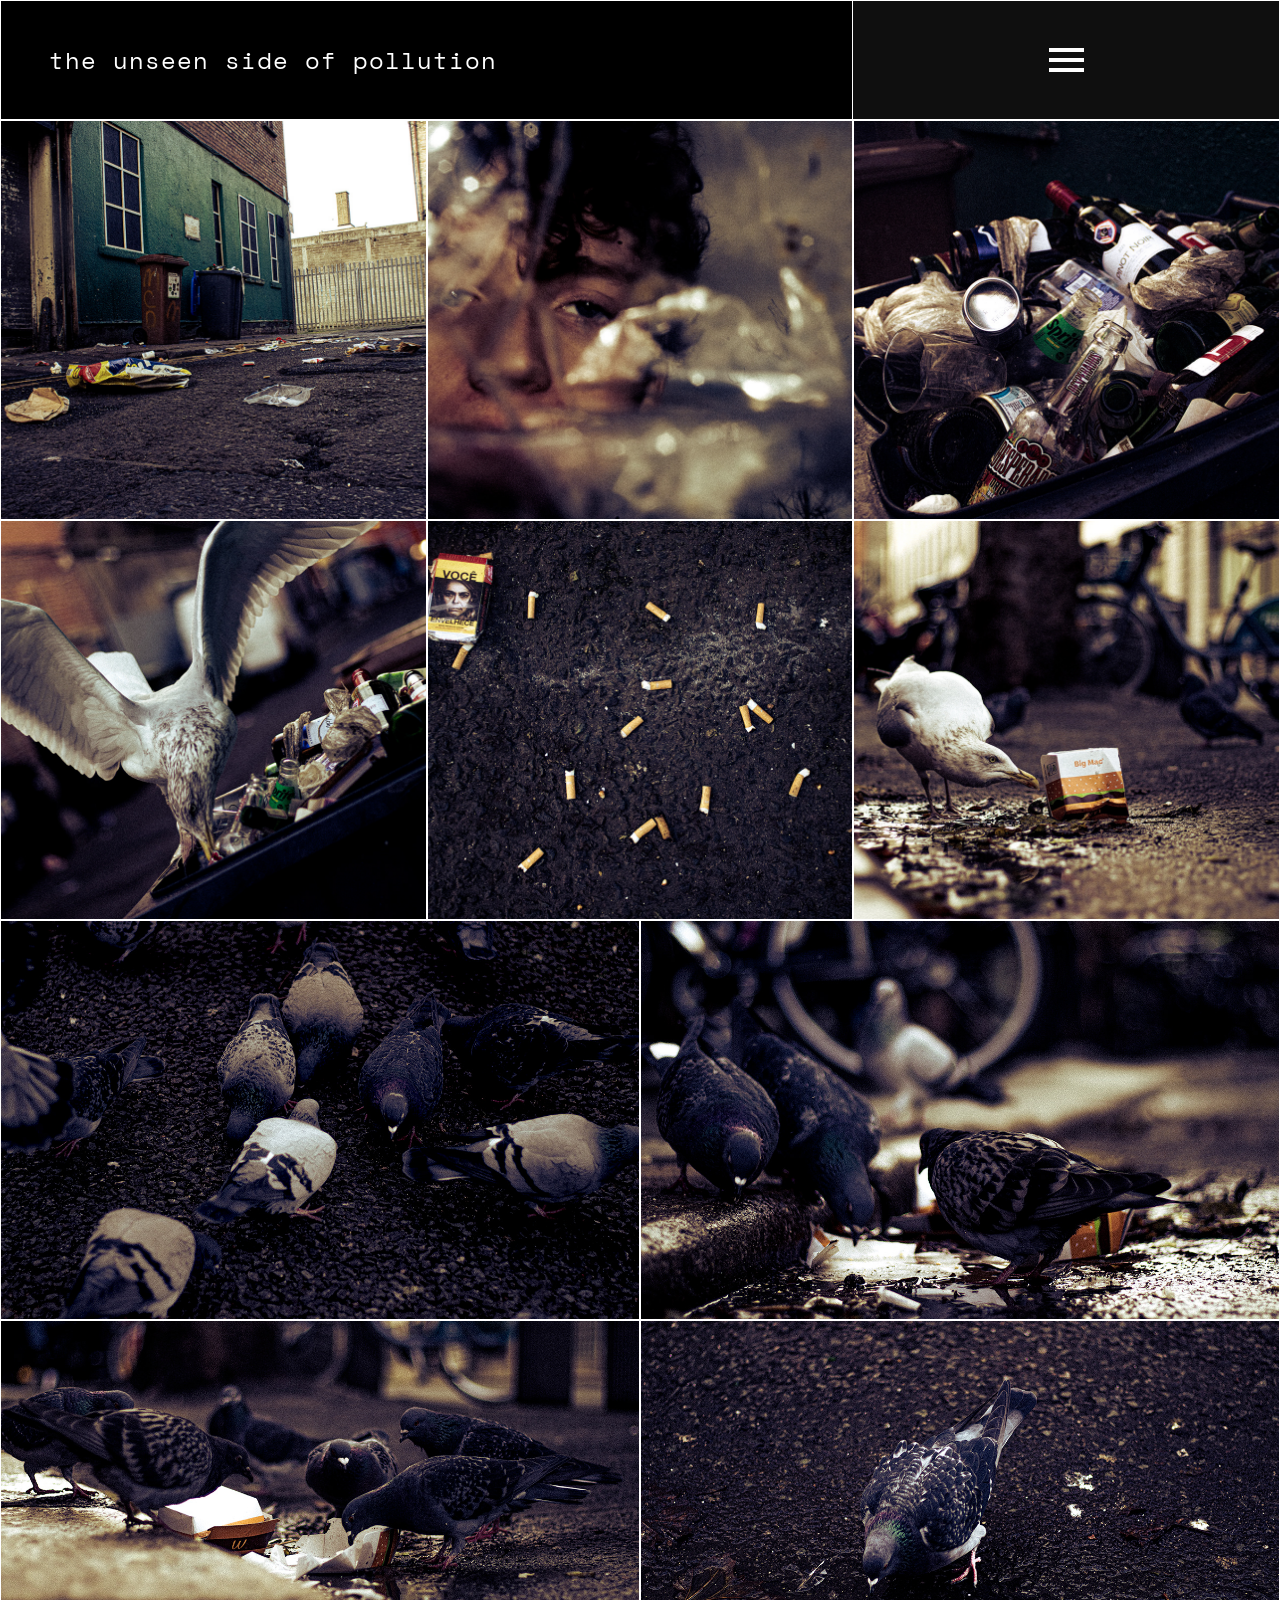
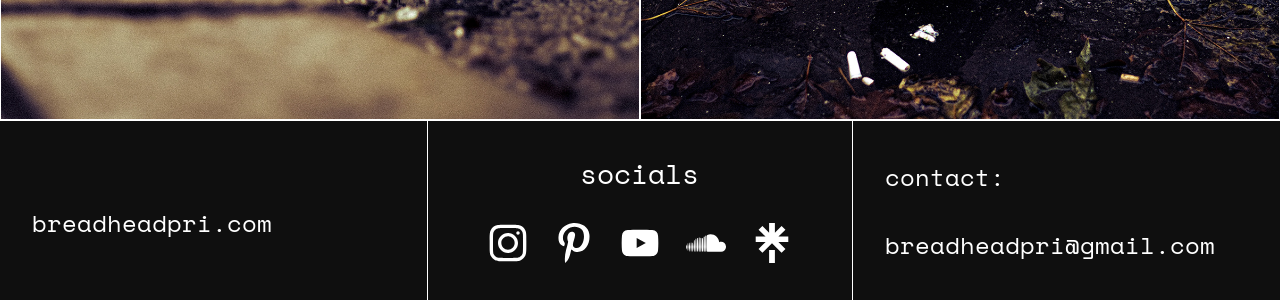
<file: the-unseen-side-of-pollution.html>
<!DOCTYPE html>
<html lang="en">
<head>
    <meta charset="UTF-8">
    <meta name="viewport" content="width=device-width, initial-scale=1.0">
    <title>breadheadpri</title>
    <link rel="stylesheet" href="css/style.css">
    <link rel="icon" type="image/x-icon" href="/assets/favicon.ico">
</head>
<body>
    
    <div class="page-loader"></div>

    <nav class="top-navbar">
        <div class="nav-brand-block">
            <span class="brand-text">the unseen side of pollution</span>
        </div>
        <button class="nav-menu-block" id="menuToggle" aria-label="Toggle Menu">
            <div class="hamburger-container">
                <div class="bar1"></div>
                <div class="bar2"></div>
                <div class="bar3"></div>
            </div>
        </button>
    </nav>

    <div class="menu-overlay" id="menuOverlay">
        <div class="menu-left-spacer"></div>
        <div class="menu-content-block">
            <div class="menu-links-list">
                <a href="index.html" class="menu-link-item item-right">home</a>
                <a href="artwork.html" class="menu-link-item item-right">artwork</a>
                <a href="photography.html" class="menu-link-item item-right">photography</a>
                <a href="music.html" class="menu-link-item item-right">music</a>
                <a href="design.html" class="menu-link-item item-right">design</a>
                <a href="visuals.html" class="menu-link-item item-right">visuals</a>
            </div>
            <div class="menu-social-tray">
                <div class="tray-icons">
                    <a href="https://www.instagram.com/airgeaddd" class="social-icon-link" aria-label="Instagram">
                <svg viewBox="0 0 24 24" xmlns="http://w3.org">
                    <path fill-rule="evenodd" clip-rule="evenodd" d="M12 18C15.3137 18 18 15.3137 18 12C18 8.68629 15.3137 6 12 6C8.68629 6 6 8.68629 6 12C6 15.3137 8.68629 18 12 18ZM12 16C14.2091 16 16 14.2091 16 12C16 9.79086 14.2091 8 12 8C9.79086 8 8 9.79086 8 12C8 14.2091 9.79086 16 12 16Z" />
                    <path d="M18 5C17.4477 5 17 5.44772 17 6C17 6.55228 17.4477 7 18 7C18.5523 7 19 6.55228 19 6C19 5.44772 18.5523 5 18 5Z" />
                    <path fill-rule="evenodd" clip-rule="evenodd" d="M1.65396 4.27606C1 5.55953 1 7.23969 1 10.6V13.4C1 16.7603 1 18.4405 1.65396 19.7239C2.2292 20.8529 3.14708 21.7708 4.27606 22.346C5.55953 23 7.23969 23 10.6 23H13.4C16.7603 23 18.4405 23 19.7239 22.346C20.8529 21.7708 21.7708 20.8529 22.346 19.7239C23 18.4405 23 16.7603 23 13.4V10.6C23 7.23969 23 5.55953 22.346 4.27606C21.7708 3.14708 20.8529 2.2292 19.7239 1.65396C18.4405 1 16.7603 1 13.4 1H10.6C7.23969 1 5.55953 1 4.27606 1.65396C3.14708 2.2292 2.2292 3.14708 1.65396 4.27606ZM13.4 3H10.6C8.88684 3 7.72225 3.00156 6.82208 3.0751C5.94524 3.14674 5.49684 3.27659 5.18404 3.43597C4.43139 3.81947 3.81947 4.43139 3.43597 5.18404C3.27659 5.49684 3.14674 5.94524 3.0751 6.82208C3.00156 7.72225 3 8.88684 3 10.6V13.4C3 15.1132 3.00156 16.2777 3.0751 17.1779C3.14674 18.0548 3.27659 18.5032 3.43597 18.816C3.81947 19.5686 4.43139 20.1805 5.18404 20.564C5.49684 20.7234 5.94524 20.8533 6.82208 20.9249C7.72225 20.9984 8.88684 21 10.6 21H13.4C15.1132 21 16.2777 20.9984 17.1779 20.9249C18.0548 20.8533 18.5032 20.7234 18.816 20.564C19.5686 20.1805 20.1805 19.5686 20.564 18.816C20.7234 18.5032 20.8533 18.0548 20.9249 17.1779C20.9984 16.2777 21 15.1132 21 13.4V10.6C21 8.88684 20.9984 7.72225 20.9249 6.82208C20.8533 5.94524 20.7234 5.49684 20.564 5.18404C20.1805 4.43139 19.5686 3.81947 18.816 3.43597C18.5032 3.27659 18.0548 3.14674 17.1779 3.0751C16.2777 3.00156 15.1132 3 13.4 3Z" />
                </svg>
            </a>

            <a href="https://pinterest.com/breadheadpri/" class="social-icon-link" aria-label="Pinterest">
                <svg viewBox="0 0 512 512" xmlns="http://w3.org">
                    <g>
                        <path d="M220.646,338.475C207.223,408.825,190.842,476.269,142.3,511.5 c-14.996-106.33,21.994-186.188,39.173-270.971c-29.293-49.292,3.518-148.498,65.285-124.059 c76.001,30.066-65.809,183.279,29.38,202.417c99.405,19.974,139.989-172.476,78.359-235.054 C265.434-6.539,95.253,81.775,116.175,211.161c5.09,31.626,37.765,41.22,13.062,84.884c-57.001-12.65-74.005-57.6-71.822-117.533 c3.53-98.108,88.141-166.787,173.024-176.293c107.34-12.014,208.081,39.398,221.991,140.376 c15.67,113.978-48.442,237.412-163.23,228.529C258.085,368.704,245.023,353.283,220.646,338.475z" />
                    </g>
                </svg>
            </a>

            <a href="https://www.youtube.com/@airgeaddd" class="social-icon-link" aria-label="YouTube">
                <svg viewBox="0 0 24 24" xmlns="http://w3.org">
                    <path fill-rule="evenodd" d="M1.172 7.693A55.991 55.991 0 0 0 1 12c0 1.632 0.08 3.167 0.182 4.44 0.146 1.817 1.531 3.206 3.318 3.33 1.794 0.125 4.305 0.23 7.5 0.23 3.195 0 5.706 -0.105 7.5 -0.23 1.787 -0.124 3.172 -1.513 3.318 -3.33 0.102 -1.273 0.182 -2.808 0.182 -4.44 0 -1.576 -0.074 -3.06 -0.172 -4.307a3.727 3.727 0 0 0 -3.46 -3.46C17.59 4.107 15.164 4 12 4c-3.164 0 -5.591 0.107 -7.368 0.233a3.727 3.727 0 0 0 -3.46 3.46ZM15.5 12 10 9v6l5.5 -3Z" clip-rule="evenodd" />
                </svg>
            </a>

            <a href="https://soundcloud.com/breadheadpri" class="social-icon-link" aria-label="SoundCloud">
                <svg viewBox="-271 345.8 256 111.2" xmlns="http://w3.org">
                    <g>
                        <path d="M-238.4,398.1c-0.8,0-1.4,0.6-1.5,1.5l-2.3,28l2.3,27.1c0.1,0.8,0.7,1.5,1.5,1.5c0.8,0,1.4-0.6,1.5-1.5l2.6-27.1l-2.6-28C-237,398.7-237.7,398.1-238.4,398.1z"/>
                        <path d="M-228.2,399.9c-0.9,0-1.7,0.7-1.7,1.7l-2.1,26l2.1,27.3c0.1,1,0.8,1.7,1.7,1.7c0.9,0,1.6-0.7,1.7-1.7l2.4-27.3l-2.4-26C-226.6,400.6-227.3,399.9-228.2,399.9z"/>
                        <path d="M-258.6,403.5c-0.5,0-1,0.4-1.1,1l-2.5,23l2.5,22.5c0.1,0.6,0.5,1,1.1,1c0.5,0,1-0.4,1.1-1l2.9-22.5l-2.9-23C-257.7,404-258.1,403.5-258.6,403.5z"/>
                        <path d="M-268.1,412.3c-0.5,0-1,0.4-1,1l-1.9,14.3l1.9,14c0.1,0.6,0.5,1,1,1s0.9-0.4,1-1l2.2-14l-2.2-14.2C-267.2,412.8-267.6,412.3-268.1,412.3z"/>
                        <path d="M-207.5,373.5c-1.2,0-2.1,0.9-2.2,2.1l-1.9,52l1.9,27.2c0.1,1.2,1,2.1,2.2,2.1s2.1-0.9,2.2-2.1l2.1-27.2l-2.1-52C-205.4,374.4-206.4,373.5-207.5,373.5z"/>
                        <path d="M-248.6,399c-0.7,0-1.2,0.5-1.3,1.3l-2.4,27.3l2.4,26.3c0.1,0.7,0.6,1.3,1.3,1.3c0.7,0,1.2-0.5,1.3-1.2l2.7-26.3l-2.7-27.3C-247.4,399.6-247.9,399-248.6,399z"/>
                        <path d="M-217.9,383.4c-1,0-1.9,0.8-1.9,1.9l-2,42.3l2,27.3c0.1,1.1,0.9,1.9,1.9,1.9s1.9-0.8,1.9-1.9l2.3-27.3l-2.3-42.3C-216,384.2-216.9,383.4-217.9,383.4z"/>
                        <path d="M-154.4,359.3c-1.8,0-3.2,1.4-3.2,3.2l-1.2,65l1.2,26.1c0,1.8,1.5,3.2,3.2,3.2c1.8,0,3.2-1.5,3.2-3.2l1.4-26.1l-1.4-65C-151.1,360.8-152.6,359.3-154.4,359.3z"/>
                        <path d="M-197.1,368.9c-1.3,0-2.3,1-2.4,2.4l-1.8,56.3l1.8,26.9c0,1.3,1.1,2.3,2.4,2.3s2.3-1,2.4-2.4l2-26.9l-2-56.3C-194.7,370-195.8,368.9-197.1,368.9z"/>
                        <path d="M-46.5,394c-4.3,0-8.4,0.9-12.2,2.4C-61.2,368-85,345.8-114,345.8c-7.1,0-14,1.4-20.1,3.8c-2.4,0.9-3,1.9-3,3.7v99.9c0,1.9,1.5,3.5,3.4,3.7c0.1,0,86.7,0,87.3,0c17.4,0,31.5-14.1,31.5-31.5C-15,408.1-29.1,394-46.5,394z"/>
                        <path d="M-143.6,353.2c-1.9,0-3.4,1.6-3.5,3.5l-1.4,70.9l1.4,25.7c0,1.9,1.6,3.4,3.5,3.4c1.9,0,3.4-1.6,3.5-3.5l1.5-25.8l-1.5-70.9C-140.2,354.8-141.7,353.2-143.6,353.2z"/>
                        <path d="M-186.5,366.8c-1.4,0-2.5,1.1-2.6,2.6l-1.6,58.2l1.6,26.7c0,1.4,1.2,2.6,2.6,2.6s2.5-1.1,2.6-2.6l1.8-26.7l-1.8-58.2C-184,367.9-185.1,366.8-186.5,366.8z"/>
                        <path d="M-175.9,368.1c-1.5,0-2.8,1.2-2.8,2.8l-1.5,56.7l1.5,26.5c0,1.6,1.3,2.8,2.8,2.8s2.8-1.2,2.8-2.8l1.7-26.5l-1.7-56.7C-173.1,369.3-174.3,368.1-175.9,368.1z"/>
                        <path d="M-165.2,369.9c-1.7,0-3,1.3-3,3l-1.4,54.7l1.4,26.3c0,1.7,1.4,3,3,3c1.7,0,3-1.3,3-3l1.5-26.3l-1.5-54.7C-162.2,371.3-163.5,369.9-165.2,369.9z"/>
                    </g>
                </svg>
            </a>

            <a href="https://linktr.ee/breadheadpri" class="social-icon-link" aria-label="Linktree">
                <svg viewBox="0 0 24 24" xmlns="http://w3.org">
                    <path d="m13.73635 5.85251 4.00467 -4.11665 2.3248 2.3808 -4.20064 4.00466h5.9085v3.30473h-5.9365l4.22865 4.10766 -2.3248 2.3338L12.0005 12.099l-5.74052 5.76852 -2.3248 -2.3248 4.22864 -4.10766h-5.9375V8.12132h5.9085L3.93417 4.11666l2.3248 -2.3808 4.00468 4.11665V0h3.4727zm-3.4727 10.30614h3.4727V24h-3.4727z" stroke-width="1"></path>
                </svg>
                </a>
                </div>
            </div>
        </div>
    </div>

    <div class="gallery-grid gg3">

        <div class="gallery-item" data-type="image" data-fullsrc="images/photography/deep-end.jpg">
            <img src="images/photography/deep-end.jpg" alt="deep-end" class="item-asset">
            <div class="card-descriptor">
                <span class="work-title">deep-end</span>
            </div>
        </div>
        
        <div class="gallery-item" data-type="image" data-fullsrc="images/photography/cellophane.jpg">
            <img src="images/photography/cellophane.jpg" alt="cellophane" class="item-asset">
            <div class="card-descriptor">
                <span class="work-title">cellophane</span>
            </div>
        </div>

        <div class="gallery-item" data-type="image" data-fullsrc="images/photography/elluvia.jpeg">
            <img src="images/photography/elluvia.jpeg" alt="elluvia" class="item-asset">
            <div class="card-descriptor">
                <span class="work-title">elluvia</span>
            </div>
        </div>

        <div class="gallery-item" data-type="image" data-fullsrc="images/photography/vehement.jpeg">
            <img src="images/photography/vehement.jpeg" alt="vehement" class="item-asset">
            <div class="card-descriptor">
                <span class="work-title">vehement</span>
            </div>
        </div>

        <div class="gallery-item" data-type="image" data-fullsrc="images/photography/coffin-nail.jpeg">
            <img src="images/photography/coffin-nail.jpeg" alt="coffin-nail" class="item-asset">
            <div class="card-descriptor">
                <span class="work-title">coffin-nail</span>
            </div>
        </div>

        <div class="gallery-item" data-type="image" data-fullsrc="images/photography/macintosh.jpeg">
            <img src="images/photography/macintosh.jpeg" alt="macintosh" class="item-asset">
            <div class="card-descriptor">
                <span class="work-title">macintosh</span>
            </div>
        </div>

    </div>

    <div class="gallery-grid">

        <div class="gallery-item" data-type="image" data-fullsrc="images/photography/columbidae.jpg">
            <img src="images/photography/columbidae.jpg" alt="columbidae" class="item-asset">
            <div class="card-descriptor">
                <span class="work-title">columbidae</span>
            </div>
        </div>

        <div class="gallery-item" data-type="image" data-fullsrc="images/photography/scrutiny.jpeg">
            <img src="images/photography/scrutiny.jpeg" alt="scrutiny" class="item-asset">
            <div class="card-descriptor">
                <span class="work-title">scrutiny</span>
            </div>
        </div>

        <div class="gallery-item" data-type="image" data-fullsrc="images/photography/ogle.jpeg">
            <img src="images/photography/ogle.jpeg" alt="ogle" class="item-asset">
            <div class="card-descriptor">
                <span class="work-title">ogle</span>
            </div>
        </div>

        <div class="gallery-item" data-type="image" data-fullsrc="images/photography/puff.jpeg">
            <img src="images/photography/puff.jpeg" alt="puff" class="item-asset">
            <div class="card-descriptor">
                <span class="work-title">puff</span>
            </div>
        </div>

    </div>

    <div class="popup-display" id="popupDisplay" aria-hidden="true">
        <button class="popup-close" id="popupClose" aria-label="Close Overlay">&times;</button>
        <div class="popup-content-box" id="popupContent"></div>
    </div>

    
    
    <footer>
    <div class="website-block">
        <p class="footer-url">breadheadpri.com</p>
    </div>
    <div class="socials-block">
        <h3>socials</h3>
        <div class="social-links">  
            <a href="https://www.instagram.com/airgeaddd" class="social-icon-link" aria-label="Instagram">
                <svg viewBox="0 0 24 24" xmlns="http://w3.org">
                    <path fill-rule="evenodd" clip-rule="evenodd" d="M12 18C15.3137 18 18 15.3137 18 12C18 8.68629 15.3137 6 12 6C8.68629 6 6 8.68629 6 12C6 15.3137 8.68629 18 12 18ZM12 16C14.2091 16 16 14.2091 16 12C16 9.79086 14.2091 8 12 8C9.79086 8 8 9.79086 8 12C8 14.2091 9.79086 16 12 16Z" />
                    <path d="M18 5C17.4477 5 17 5.44772 17 6C17 6.55228 17.4477 7 18 7C18.5523 7 19 6.55228 19 6C19 5.44772 18.5523 5 18 5Z" />
                    <path fill-rule="evenodd" clip-rule="evenodd" d="M1.65396 4.27606C1 5.55953 1 7.23969 1 10.6V13.4C1 16.7603 1 18.4405 1.65396 19.7239C2.2292 20.8529 3.14708 21.7708 4.27606 22.346C5.55953 23 7.23969 23 10.6 23H13.4C16.7603 23 18.4405 23 19.7239 22.346C20.8529 21.7708 21.7708 20.8529 22.346 19.7239C23 18.4405 23 16.7603 23 13.4V10.6C23 7.23969 23 5.55953 22.346 4.27606C21.7708 3.14708 20.8529 2.2292 19.7239 1.65396C18.4405 1 16.7603 1 13.4 1H10.6C7.23969 1 5.55953 1 4.27606 1.65396C3.14708 2.2292 2.2292 3.14708 1.65396 4.27606ZM13.4 3H10.6C8.88684 3 7.72225 3.00156 6.82208 3.0751C5.94524 3.14674 5.49684 3.27659 5.18404 3.43597C4.43139 3.81947 3.81947 4.43139 3.43597 5.18404C3.27659 5.49684 3.14674 5.94524 3.0751 6.82208C3.00156 7.72225 3 8.88684 3 10.6V13.4C3 15.1132 3.00156 16.2777 3.0751 17.1779C3.14674 18.0548 3.27659 18.5032 3.43597 18.816C3.81947 19.5686 4.43139 20.1805 5.18404 20.564C5.49684 20.7234 5.94524 20.8533 6.82208 20.9249C7.72225 20.9984 8.88684 21 10.6 21H13.4C15.1132 21 16.2777 20.9984 17.1779 20.9249C18.0548 20.8533 18.5032 20.7234 18.816 20.564C19.5686 20.1805 20.1805 19.5686 20.564 18.816C20.7234 18.5032 20.8533 18.0548 20.9249 17.1779C20.9984 16.2777 21 15.1132 21 13.4V10.6C21 8.88684 20.9984 7.72225 20.9249 6.82208C20.8533 5.94524 20.7234 5.49684 20.564 5.18404C20.1805 4.43139 19.5686 3.81947 18.816 3.43597C18.5032 3.27659 18.0548 3.14674 17.1779 3.0751C16.2777 3.00156 15.1132 3 13.4 3Z" />
                </svg>
            </a>

            <a href="https://pinterest.com/breadheadpri/" class="social-icon-link" aria-label="Pinterest">
                <svg viewBox="0 0 512 512" xmlns="http://w3.org">
                    <g>
                        <path d="M220.646,338.475C207.223,408.825,190.842,476.269,142.3,511.5 c-14.996-106.33,21.994-186.188,39.173-270.971c-29.293-49.292,3.518-148.498,65.285-124.059 c76.001,30.066-65.809,183.279,29.38,202.417c99.405,19.974,139.989-172.476,78.359-235.054 C265.434-6.539,95.253,81.775,116.175,211.161c5.09,31.626,37.765,41.22,13.062,84.884c-57.001-12.65-74.005-57.6-71.822-117.533 c3.53-98.108,88.141-166.787,173.024-176.293c107.34-12.014,208.081,39.398,221.991,140.376 c15.67,113.978-48.442,237.412-163.23,228.529C258.085,368.704,245.023,353.283,220.646,338.475z" />
                    </g>
                </svg>
            </a>

            <a href="https://www.youtube.com/@airgeaddd" class="social-icon-link" aria-label="YouTube">
                <svg viewBox="0 0 24 24" xmlns="http://w3.org">
                    <path fill-rule="evenodd" d="M1.172 7.693A55.991 55.991 0 0 0 1 12c0 1.632 0.08 3.167 0.182 4.44 0.146 1.817 1.531 3.206 3.318 3.33 1.794 0.125 4.305 0.23 7.5 0.23 3.195 0 5.706 -0.105 7.5 -0.23 1.787 -0.124 3.172 -1.513 3.318 -3.33 0.102 -1.273 0.182 -2.808 0.182 -4.44 0 -1.576 -0.074 -3.06 -0.172 -4.307a3.727 3.727 0 0 0 -3.46 -3.46C17.59 4.107 15.164 4 12 4c-3.164 0 -5.591 0.107 -7.368 0.233a3.727 3.727 0 0 0 -3.46 3.46ZM15.5 12 10 9v6l5.5 -3Z" clip-rule="evenodd" />
                </svg>
            </a>

            <a href="https://soundcloud.com/breadheadpri" class="social-icon-link" aria-label="SoundCloud">
                <svg viewBox="-271 345.8 256 111.2" xmlns="http://w3.org">
                    <g>
                        <path d="M-238.4,398.1c-0.8,0-1.4,0.6-1.5,1.5l-2.3,28l2.3,27.1c0.1,0.8,0.7,1.5,1.5,1.5c0.8,0,1.4-0.6,1.5-1.5l2.6-27.1l-2.6-28C-237,398.7-237.7,398.1-238.4,398.1z"/>
                        <path d="M-228.2,399.9c-0.9,0-1.7,0.7-1.7,1.7l-2.1,26l2.1,27.3c0.1,1,0.8,1.7,1.7,1.7c0.9,0,1.6-0.7,1.7-1.7l2.4-27.3l-2.4-26C-226.6,400.6-227.3,399.9-228.2,399.9z"/>
                        <path d="M-258.6,403.5c-0.5,0-1,0.4-1.1,1l-2.5,23l2.5,22.5c0.1,0.6,0.5,1,1.1,1c0.5,0,1-0.4,1.1-1l2.9-22.5l-2.9-23C-257.7,404-258.1,403.5-258.6,403.5z"/>
                        <path d="M-268.1,412.3c-0.5,0-1,0.4-1,1l-1.9,14.3l1.9,14c0.1,0.6,0.5,1,1,1s0.9-0.4,1-1l2.2-14l-2.2-14.2C-267.2,412.8-267.6,412.3-268.1,412.3z"/>
                        <path d="M-207.5,373.5c-1.2,0-2.1,0.9-2.2,2.1l-1.9,52l1.9,27.2c0.1,1.2,1,2.1,2.2,2.1s2.1-0.9,2.2-2.1l2.1-27.2l-2.1-52C-205.4,374.4-206.4,373.5-207.5,373.5z"/>
                        <path d="M-248.6,399c-0.7,0-1.2,0.5-1.3,1.3l-2.4,27.3l2.4,26.3c0.1,0.7,0.6,1.3,1.3,1.3c0.7,0,1.2-0.5,1.3-1.2l2.7-26.3l-2.7-27.3C-247.4,399.6-247.9,399-248.6,399z"/>
                        <path d="M-217.9,383.4c-1,0-1.9,0.8-1.9,1.9l-2,42.3l2,27.3c0.1,1.1,0.9,1.9,1.9,1.9s1.9-0.8,1.9-1.9l2.3-27.3l-2.3-42.3C-216,384.2-216.9,383.4-217.9,383.4z"/>
                        <path d="M-154.4,359.3c-1.8,0-3.2,1.4-3.2,3.2l-1.2,65l1.2,26.1c0,1.8,1.5,3.2,3.2,3.2c1.8,0,3.2-1.5,3.2-3.2l1.4-26.1l-1.4-65C-151.1,360.8-152.6,359.3-154.4,359.3z"/>
                        <path d="M-197.1,368.9c-1.3,0-2.3,1-2.4,2.4l-1.8,56.3l1.8,26.9c0,1.3,1.1,2.3,2.4,2.3s2.3-1,2.4-2.4l2-26.9l-2-56.3C-194.7,370-195.8,368.9-197.1,368.9z"/>
                        <path d="M-46.5,394c-4.3,0-8.4,0.9-12.2,2.4C-61.2,368-85,345.8-114,345.8c-7.1,0-14,1.4-20.1,3.8c-2.4,0.9-3,1.9-3,3.7v99.9c0,1.9,1.5,3.5,3.4,3.7c0.1,0,86.7,0,87.3,0c17.4,0,31.5-14.1,31.5-31.5C-15,408.1-29.1,394-46.5,394z"/>
                        <path d="M-143.6,353.2c-1.9,0-3.4,1.6-3.5,3.5l-1.4,70.9l1.4,25.7c0,1.9,1.6,3.4,3.5,3.4c1.9,0,3.4-1.6,3.5-3.5l1.5-25.8l-1.5-70.9C-140.2,354.8-141.7,353.2-143.6,353.2z"/>
                        <path d="M-186.5,366.8c-1.4,0-2.5,1.1-2.6,2.6l-1.6,58.2l1.6,26.7c0,1.4,1.2,2.6,2.6,2.6s2.5-1.1,2.6-2.6l1.8-26.7l-1.8-58.2C-184,367.9-185.1,366.8-186.5,366.8z"/>
                        <path d="M-175.9,368.1c-1.5,0-2.8,1.2-2.8,2.8l-1.5,56.7l1.5,26.5c0,1.6,1.3,2.8,2.8,2.8s2.8-1.2,2.8-2.8l1.7-26.5l-1.7-56.7C-173.1,369.3-174.3,368.1-175.9,368.1z"/>
                        <path d="M-165.2,369.9c-1.7,0-3,1.3-3,3l-1.4,54.7l1.4,26.3c0,1.7,1.4,3,3,3c1.7,0,3-1.3,3-3l1.5-26.3l-1.5-54.7C-162.2,371.3-163.5,369.9-165.2,369.9z"/>
                    </g>
                </svg>
            </a>

            <a href="https://linktr.ee/breadheadpri" class="social-icon-link" aria-label="Linktree">
                <svg viewBox="0 0 24 24" xmlns="http://w3.org">
                    <path d="m13.73635 5.85251 4.00467 -4.11665 2.3248 2.3808 -4.20064 4.00466h5.9085v3.30473h-5.9365l4.22865 4.10766 -2.3248 2.3338L12.0005 12.099l-5.74052 5.76852 -2.3248 -2.3248 4.22864 -4.10766h-5.9375V8.12132h5.9085L3.93417 4.11666l2.3248 -2.3808 4.00468 4.11665V0h3.4727zm-3.4727 10.30614h3.4727V24h-3.4727z" stroke-width="1"></path>
                </svg>
            </a>
        </div>
    </div>
    <div class="email-block">
        <p class="contact-title">contact:</p>
        <p class="footer-email">breadheadpri@gmail.com</p>
    </div>
    </footer>
    
    <script src="js/script.js"></script>
    
</body>
</html>
</file>
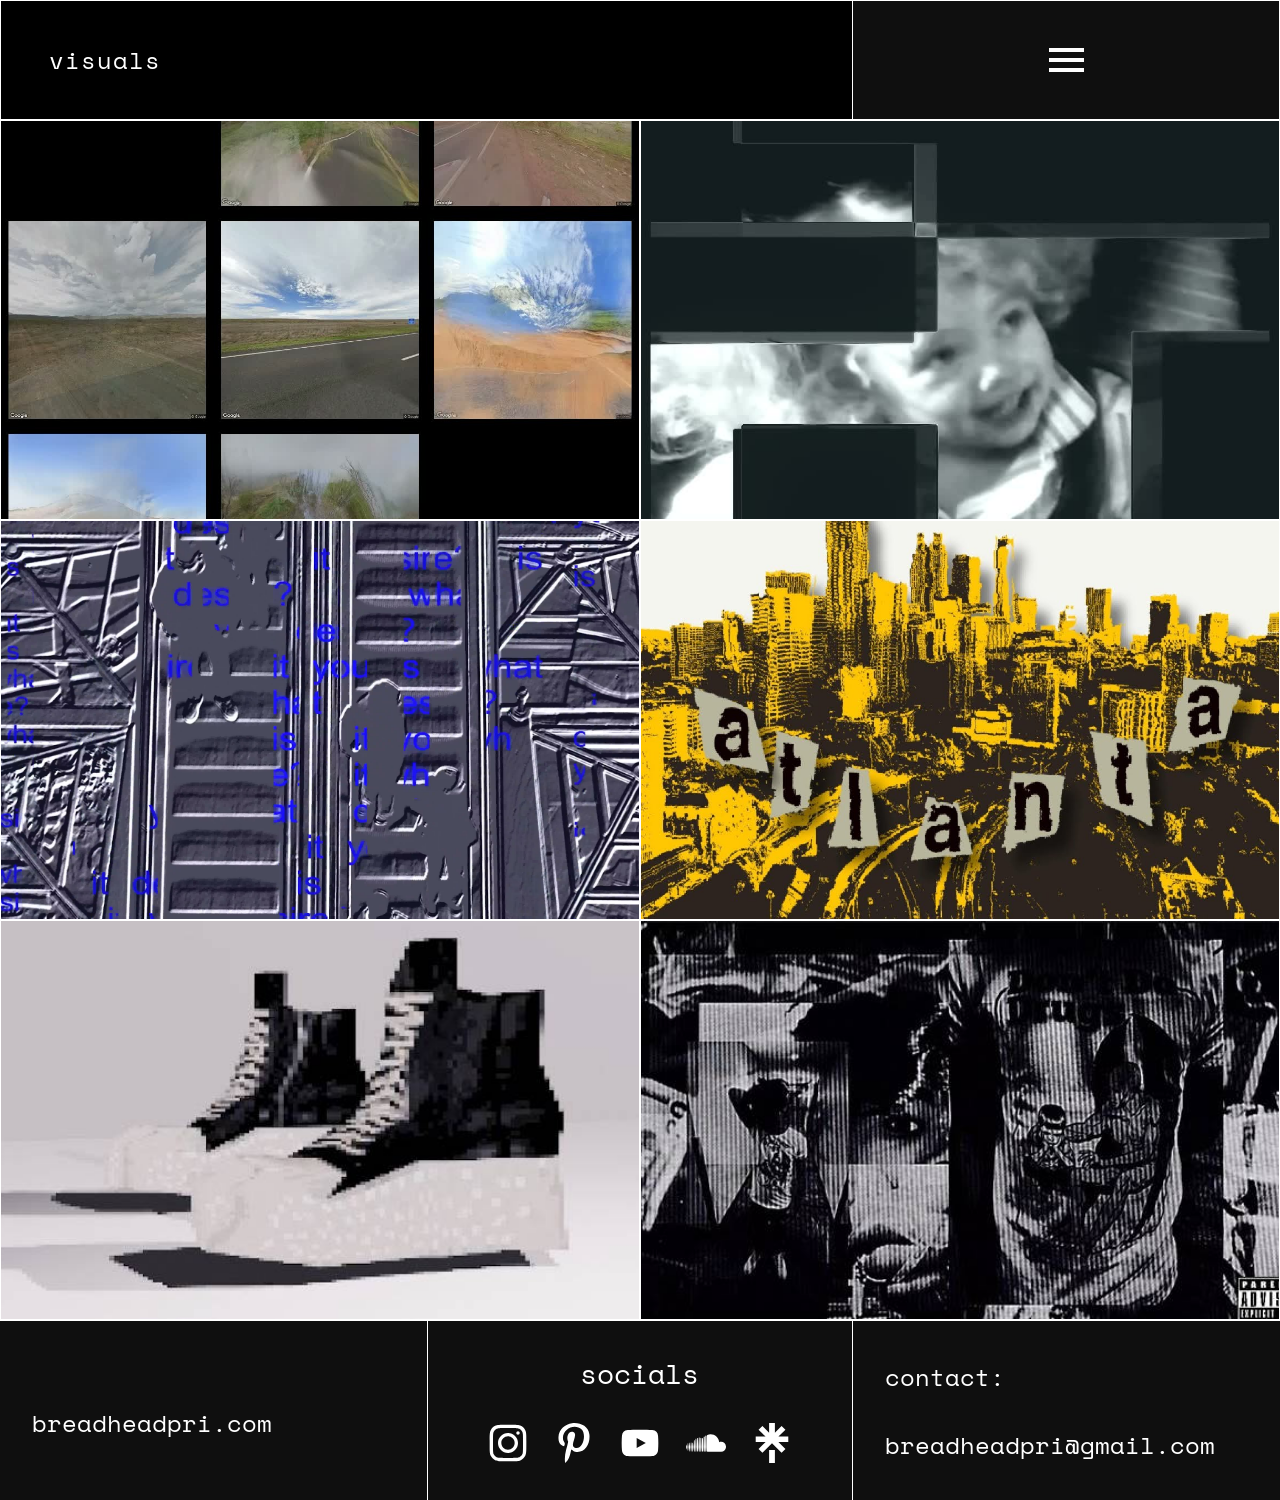
<file: visuals.html>
<!DOCTYPE html>
<html lang="en">
<head>
    <meta charset="UTF-8">
    <meta name="viewport" content="width=device-width, initial-scale=1.0">
    <title>breadheadpri</title>
    <link rel="stylesheet" href="css/style.css">
    <link rel="icon" type="image/x-icon" href="/assets/favicon.ico">
</head>
<body>
    
    <div class="page-loader"></div>

    <nav class="top-navbar">
        <div class="nav-brand-block">
            <span class="brand-text">visuals</span>
        </div>
        <button class="nav-menu-block" id="menuToggle" aria-label="Toggle Menu">
            <div class="hamburger-container">
                <div class="bar1"></div>
                <div class="bar2"></div>
                <div class="bar3"></div>
            </div>
        </button>
    </nav>

    <div class="menu-overlay" id="menuOverlay">
        <div class="menu-left-spacer"></div>
        <div class="menu-content-block">
            <div class="menu-links-list">
                <a href="index.html" class="menu-link-item item-right">home</a>
                <a href="artwork.html" class="menu-link-item item-right">artwork</a>
                <a href="photography.html" class="menu-link-item item-right">photography</a>
                <a href="music.html" class="menu-link-item item-right">music</a>
                <a href="design.html" class="menu-link-item item-right">design</a>
                <a href="visuals.html" class="menu-link-item item-right">visuals</a>
            </div>
            <div class="menu-social-tray">
                <div class="tray-icons">
                    <a href="https://www.instagram.com/airgeaddd" class="social-icon-link" aria-label="Instagram">
                <svg viewBox="0 0 24 24" xmlns="http://w3.org">
                    <path fill-rule="evenodd" clip-rule="evenodd" d="M12 18C15.3137 18 18 15.3137 18 12C18 8.68629 15.3137 6 12 6C8.68629 6 6 8.68629 6 12C6 15.3137 8.68629 18 12 18ZM12 16C14.2091 16 16 14.2091 16 12C16 9.79086 14.2091 8 12 8C9.79086 8 8 9.79086 8 12C8 14.2091 9.79086 16 12 16Z" />
                    <path d="M18 5C17.4477 5 17 5.44772 17 6C17 6.55228 17.4477 7 18 7C18.5523 7 19 6.55228 19 6C19 5.44772 18.5523 5 18 5Z" />
                    <path fill-rule="evenodd" clip-rule="evenodd" d="M1.65396 4.27606C1 5.55953 1 7.23969 1 10.6V13.4C1 16.7603 1 18.4405 1.65396 19.7239C2.2292 20.8529 3.14708 21.7708 4.27606 22.346C5.55953 23 7.23969 23 10.6 23H13.4C16.7603 23 18.4405 23 19.7239 22.346C20.8529 21.7708 21.7708 20.8529 22.346 19.7239C23 18.4405 23 16.7603 23 13.4V10.6C23 7.23969 23 5.55953 22.346 4.27606C21.7708 3.14708 20.8529 2.2292 19.7239 1.65396C18.4405 1 16.7603 1 13.4 1H10.6C7.23969 1 5.55953 1 4.27606 1.65396C3.14708 2.2292 2.2292 3.14708 1.65396 4.27606ZM13.4 3H10.6C8.88684 3 7.72225 3.00156 6.82208 3.0751C5.94524 3.14674 5.49684 3.27659 5.18404 3.43597C4.43139 3.81947 3.81947 4.43139 3.43597 5.18404C3.27659 5.49684 3.14674 5.94524 3.0751 6.82208C3.00156 7.72225 3 8.88684 3 10.6V13.4C3 15.1132 3.00156 16.2777 3.0751 17.1779C3.14674 18.0548 3.27659 18.5032 3.43597 18.816C3.81947 19.5686 4.43139 20.1805 5.18404 20.564C5.49684 20.7234 5.94524 20.8533 6.82208 20.9249C7.72225 20.9984 8.88684 21 10.6 21H13.4C15.1132 21 16.2777 20.9984 17.1779 20.9249C18.0548 20.8533 18.5032 20.7234 18.816 20.564C19.5686 20.1805 20.1805 19.5686 20.564 18.816C20.7234 18.5032 20.8533 18.0548 20.9249 17.1779C20.9984 16.2777 21 15.1132 21 13.4V10.6C21 8.88684 20.9984 7.72225 20.9249 6.82208C20.8533 5.94524 20.7234 5.49684 20.564 5.18404C20.1805 4.43139 19.5686 3.81947 18.816 3.43597C18.5032 3.27659 18.0548 3.14674 17.1779 3.0751C16.2777 3.00156 15.1132 3 13.4 3Z" />
                </svg>
            </a>

            <a href="https://pinterest.com/breadheadpri/" class="social-icon-link" aria-label="Pinterest">
                <svg viewBox="0 0 512 512" xmlns="http://w3.org">
                    <g>
                        <path d="M220.646,338.475C207.223,408.825,190.842,476.269,142.3,511.5 c-14.996-106.33,21.994-186.188,39.173-270.971c-29.293-49.292,3.518-148.498,65.285-124.059 c76.001,30.066-65.809,183.279,29.38,202.417c99.405,19.974,139.989-172.476,78.359-235.054 C265.434-6.539,95.253,81.775,116.175,211.161c5.09,31.626,37.765,41.22,13.062,84.884c-57.001-12.65-74.005-57.6-71.822-117.533 c3.53-98.108,88.141-166.787,173.024-176.293c107.34-12.014,208.081,39.398,221.991,140.376 c15.67,113.978-48.442,237.412-163.23,228.529C258.085,368.704,245.023,353.283,220.646,338.475z" />
                    </g>
                </svg>
            </a>

            <a href="https://www.youtube.com/@airgeaddd" class="social-icon-link" aria-label="YouTube">
                <svg viewBox="0 0 24 24" xmlns="http://w3.org">
                    <path fill-rule="evenodd" d="M1.172 7.693A55.991 55.991 0 0 0 1 12c0 1.632 0.08 3.167 0.182 4.44 0.146 1.817 1.531 3.206 3.318 3.33 1.794 0.125 4.305 0.23 7.5 0.23 3.195 0 5.706 -0.105 7.5 -0.23 1.787 -0.124 3.172 -1.513 3.318 -3.33 0.102 -1.273 0.182 -2.808 0.182 -4.44 0 -1.576 -0.074 -3.06 -0.172 -4.307a3.727 3.727 0 0 0 -3.46 -3.46C17.59 4.107 15.164 4 12 4c-3.164 0 -5.591 0.107 -7.368 0.233a3.727 3.727 0 0 0 -3.46 3.46ZM15.5 12 10 9v6l5.5 -3Z" clip-rule="evenodd" />
                </svg>
            </a>

            <a href="https://soundcloud.com/breadheadpri" class="social-icon-link" aria-label="SoundCloud">
                <svg viewBox="-271 345.8 256 111.2" xmlns="http://w3.org">
                    <g>
                        <path d="M-238.4,398.1c-0.8,0-1.4,0.6-1.5,1.5l-2.3,28l2.3,27.1c0.1,0.8,0.7,1.5,1.5,1.5c0.8,0,1.4-0.6,1.5-1.5l2.6-27.1l-2.6-28C-237,398.7-237.7,398.1-238.4,398.1z"/>
                        <path d="M-228.2,399.9c-0.9,0-1.7,0.7-1.7,1.7l-2.1,26l2.1,27.3c0.1,1,0.8,1.7,1.7,1.7c0.9,0,1.6-0.7,1.7-1.7l2.4-27.3l-2.4-26C-226.6,400.6-227.3,399.9-228.2,399.9z"/>
                        <path d="M-258.6,403.5c-0.5,0-1,0.4-1.1,1l-2.5,23l2.5,22.5c0.1,0.6,0.5,1,1.1,1c0.5,0,1-0.4,1.1-1l2.9-22.5l-2.9-23C-257.7,404-258.1,403.5-258.6,403.5z"/>
                        <path d="M-268.1,412.3c-0.5,0-1,0.4-1,1l-1.9,14.3l1.9,14c0.1,0.6,0.5,1,1,1s0.9-0.4,1-1l2.2-14l-2.2-14.2C-267.2,412.8-267.6,412.3-268.1,412.3z"/>
                        <path d="M-207.5,373.5c-1.2,0-2.1,0.9-2.2,2.1l-1.9,52l1.9,27.2c0.1,1.2,1,2.1,2.2,2.1s2.1-0.9,2.2-2.1l2.1-27.2l-2.1-52C-205.4,374.4-206.4,373.5-207.5,373.5z"/>
                        <path d="M-248.6,399c-0.7,0-1.2,0.5-1.3,1.3l-2.4,27.3l2.4,26.3c0.1,0.7,0.6,1.3,1.3,1.3c0.7,0,1.2-0.5,1.3-1.2l2.7-26.3l-2.7-27.3C-247.4,399.6-247.9,399-248.6,399z"/>
                        <path d="M-217.9,383.4c-1,0-1.9,0.8-1.9,1.9l-2,42.3l2,27.3c0.1,1.1,0.9,1.9,1.9,1.9s1.9-0.8,1.9-1.9l2.3-27.3l-2.3-42.3C-216,384.2-216.9,383.4-217.9,383.4z"/>
                        <path d="M-154.4,359.3c-1.8,0-3.2,1.4-3.2,3.2l-1.2,65l1.2,26.1c0,1.8,1.5,3.2,3.2,3.2c1.8,0,3.2-1.5,3.2-3.2l1.4-26.1l-1.4-65C-151.1,360.8-152.6,359.3-154.4,359.3z"/>
                        <path d="M-197.1,368.9c-1.3,0-2.3,1-2.4,2.4l-1.8,56.3l1.8,26.9c0,1.3,1.1,2.3,2.4,2.3s2.3-1,2.4-2.4l2-26.9l-2-56.3C-194.7,370-195.8,368.9-197.1,368.9z"/>
                        <path d="M-46.5,394c-4.3,0-8.4,0.9-12.2,2.4C-61.2,368-85,345.8-114,345.8c-7.1,0-14,1.4-20.1,3.8c-2.4,0.9-3,1.9-3,3.7v99.9c0,1.9,1.5,3.5,3.4,3.7c0.1,0,86.7,0,87.3,0c17.4,0,31.5-14.1,31.5-31.5C-15,408.1-29.1,394-46.5,394z"/>
                        <path d="M-143.6,353.2c-1.9,0-3.4,1.6-3.5,3.5l-1.4,70.9l1.4,25.7c0,1.9,1.6,3.4,3.5,3.4c1.9,0,3.4-1.6,3.5-3.5l1.5-25.8l-1.5-70.9C-140.2,354.8-141.7,353.2-143.6,353.2z"/>
                        <path d="M-186.5,366.8c-1.4,0-2.5,1.1-2.6,2.6l-1.6,58.2l1.6,26.7c0,1.4,1.2,2.6,2.6,2.6s2.5-1.1,2.6-2.6l1.8-26.7l-1.8-58.2C-184,367.9-185.1,366.8-186.5,366.8z"/>
                        <path d="M-175.9,368.1c-1.5,0-2.8,1.2-2.8,2.8l-1.5,56.7l1.5,26.5c0,1.6,1.3,2.8,2.8,2.8s2.8-1.2,2.8-2.8l1.7-26.5l-1.7-56.7C-173.1,369.3-174.3,368.1-175.9,368.1z"/>
                        <path d="M-165.2,369.9c-1.7,0-3,1.3-3,3l-1.4,54.7l1.4,26.3c0,1.7,1.4,3,3,3c1.7,0,3-1.3,3-3l1.5-26.3l-1.5-54.7C-162.2,371.3-163.5,369.9-165.2,369.9z"/>
                    </g>
                </svg>
            </a>

            <a href="https://linktr.ee/breadheadpri" class="social-icon-link" aria-label="Linktree">
                <svg viewBox="0 0 24 24" xmlns="http://w3.org">
                    <path d="m13.73635 5.85251 4.00467 -4.11665 2.3248 2.3808 -4.20064 4.00466h5.9085v3.30473h-5.9365l4.22865 4.10766 -2.3248 2.3338L12.0005 12.099l-5.74052 5.76852 -2.3248 -2.3248 4.22864 -4.10766h-5.9375V8.12132h5.9085L3.93417 4.11666l2.3248 -2.3808 4.00468 4.11665V0h3.4727zm-3.4727 10.30614h3.4727V24h-3.4727z" stroke-width="1"></path>
                </svg>
                </a>
                </div>
            </div>
        </div>
    </div>

    <div class="gallery-grid">
    
        <div class="gallery-item" data-type="video" data-fullsrc="images/visuals/captcha.mp4">
            <img src="images/visuals/thumbnail/captcha.jpg" alt="Captcha Visualiser" class="item-asset">
        </div>

        <div class="gallery-item" data-type="video" data-fullsrc="images/visuals/mind-block.mp4">
            <img src="images/visuals/thumbnail/mind-block.jpg" alt="Mind Block Visualiser" class="item-asset">
        </div>

        <div class="gallery-item" data-type="video" data-fullsrc="images/visuals/emboss-rain-text.mp4">
            <img src="images/visuals/thumbnail/emboss-rain-text.jpg" alt="Emboss Text Rain Visualiser" class="item-asset">
        </div>
        
        <a href="https://youtu.be/1euhSxLBb7Q?si=oY53kXLNP5gReRuM" target="_blank" rel="noopener" class="gallery-item youtube-bypass">
        <img src="images/visuals/atlanta.jpg" alt="Atlanta Music Video">
        </a>
        
        <a href="https://youtu.be/gPAgpnUFgl0?si=DxwGDluoHJUQq46P" target="_blank" rel="noopener" class="gallery-item youtube-bypass">
        <img src="images/visuals/karii-faux-mv.jpg" alt="Kari Faux Music Video">
        </a>

        <a href="https://youtu.be/pmAZsX--8Qg?si=5B64f7u7bl3fSUuQ" target="_blank" rel="noopener" class="gallery-item youtube-bypass">
        <img src="images/visuals/watari-mv.jpg" alt="Watari Music Video">
        </a>

    </div>

    <div class="popup-display" id="popupDisplay" aria-hidden="true">
        <button class="popup-close" id="popupClose" aria-label="Close Overlay">&times;</button>
        <div class="popup-content-box" id="popupContent"></div>
    </div>



    <footer>
    <div class="website-block">
        <p class="footer-url">breadheadpri.com</p>
    </div>
    <div class="socials-block">
        <h3>socials</h3>
        <div class="social-links">  
             <a href="https://www.instagram.com/airgeaddd" class="social-icon-link" aria-label="Instagram">
                <svg viewBox="0 0 24 24" xmlns="http://w3.org">
                    <path fill-rule="evenodd" clip-rule="evenodd" d="M12 18C15.3137 18 18 15.3137 18 12C18 8.68629 15.3137 6 12 6C8.68629 6 6 8.68629 6 12C6 15.3137 8.68629 18 12 18ZM12 16C14.2091 16 16 14.2091 16 12C16 9.79086 14.2091 8 12 8C9.79086 8 8 9.79086 8 12C8 14.2091 9.79086 16 12 16Z" />
                    <path d="M18 5C17.4477 5 17 5.44772 17 6C17 6.55228 17.4477 7 18 7C18.5523 7 19 6.55228 19 6C19 5.44772 18.5523 5 18 5Z" />
                    <path fill-rule="evenodd" clip-rule="evenodd" d="M1.65396 4.27606C1 5.55953 1 7.23969 1 10.6V13.4C1 16.7603 1 18.4405 1.65396 19.7239C2.2292 20.8529 3.14708 21.7708 4.27606 22.346C5.55953 23 7.23969 23 10.6 23H13.4C16.7603 23 18.4405 23 19.7239 22.346C20.8529 21.7708 21.7708 20.8529 22.346 19.7239C23 18.4405 23 16.7603 23 13.4V10.6C23 7.23969 23 5.55953 22.346 4.27606C21.7708 3.14708 20.8529 2.2292 19.7239 1.65396C18.4405 1 16.7603 1 13.4 1H10.6C7.23969 1 5.55953 1 4.27606 1.65396C3.14708 2.2292 2.2292 3.14708 1.65396 4.27606ZM13.4 3H10.6C8.88684 3 7.72225 3.00156 6.82208 3.0751C5.94524 3.14674 5.49684 3.27659 5.18404 3.43597C4.43139 3.81947 3.81947 4.43139 3.43597 5.18404C3.27659 5.49684 3.14674 5.94524 3.0751 6.82208C3.00156 7.72225 3 8.88684 3 10.6V13.4C3 15.1132 3.00156 16.2777 3.0751 17.1779C3.14674 18.0548 3.27659 18.5032 3.43597 18.816C3.81947 19.5686 4.43139 20.1805 5.18404 20.564C5.49684 20.7234 5.94524 20.8533 6.82208 20.9249C7.72225 20.9984 8.88684 21 10.6 21H13.4C15.1132 21 16.2777 20.9984 17.1779 20.9249C18.0548 20.8533 18.5032 20.7234 18.816 20.564C19.5686 20.1805 20.1805 19.5686 20.564 18.816C20.7234 18.5032 20.8533 18.0548 20.9249 17.1779C20.9984 16.2777 21 15.1132 21 13.4V10.6C21 8.88684 20.9984 7.72225 20.9249 6.82208C20.8533 5.94524 20.7234 5.49684 20.564 5.18404C20.1805 4.43139 19.5686 3.81947 18.816 3.43597C18.5032 3.27659 18.0548 3.14674 17.1779 3.0751C16.2777 3.00156 15.1132 3 13.4 3Z" />
                </svg>
            </a>

            <a href="https://pinterest.com/breadheadpri/" class="social-icon-link" aria-label="Pinterest">
                <svg viewBox="0 0 512 512" xmlns="http://w3.org">
                    <g>
                        <path d="M220.646,338.475C207.223,408.825,190.842,476.269,142.3,511.5 c-14.996-106.33,21.994-186.188,39.173-270.971c-29.293-49.292,3.518-148.498,65.285-124.059 c76.001,30.066-65.809,183.279,29.38,202.417c99.405,19.974,139.989-172.476,78.359-235.054 C265.434-6.539,95.253,81.775,116.175,211.161c5.09,31.626,37.765,41.22,13.062,84.884c-57.001-12.65-74.005-57.6-71.822-117.533 c3.53-98.108,88.141-166.787,173.024-176.293c107.34-12.014,208.081,39.398,221.991,140.376 c15.67,113.978-48.442,237.412-163.23,228.529C258.085,368.704,245.023,353.283,220.646,338.475z" />
                    </g>
                </svg>
            </a>

            <a href="https://www.youtube.com/@airgeaddd" class="social-icon-link" aria-label="YouTube">
                <svg viewBox="0 0 24 24" xmlns="http://w3.org">
                    <path fill-rule="evenodd" d="M1.172 7.693A55.991 55.991 0 0 0 1 12c0 1.632 0.08 3.167 0.182 4.44 0.146 1.817 1.531 3.206 3.318 3.33 1.794 0.125 4.305 0.23 7.5 0.23 3.195 0 5.706 -0.105 7.5 -0.23 1.787 -0.124 3.172 -1.513 3.318 -3.33 0.102 -1.273 0.182 -2.808 0.182 -4.44 0 -1.576 -0.074 -3.06 -0.172 -4.307a3.727 3.727 0 0 0 -3.46 -3.46C17.59 4.107 15.164 4 12 4c-3.164 0 -5.591 0.107 -7.368 0.233a3.727 3.727 0 0 0 -3.46 3.46ZM15.5 12 10 9v6l5.5 -3Z" clip-rule="evenodd" />
                </svg>
            </a>

            <a href="https://soundcloud.com/breadheadpri" class="social-icon-link" aria-label="SoundCloud">
                <svg viewBox="-271 345.8 256 111.2" xmlns="http://w3.org">
                    <g>
                        <path d="M-238.4,398.1c-0.8,0-1.4,0.6-1.5,1.5l-2.3,28l2.3,27.1c0.1,0.8,0.7,1.5,1.5,1.5c0.8,0,1.4-0.6,1.5-1.5l2.6-27.1l-2.6-28C-237,398.7-237.7,398.1-238.4,398.1z"/>
                        <path d="M-228.2,399.9c-0.9,0-1.7,0.7-1.7,1.7l-2.1,26l2.1,27.3c0.1,1,0.8,1.7,1.7,1.7c0.9,0,1.6-0.7,1.7-1.7l2.4-27.3l-2.4-26C-226.6,400.6-227.3,399.9-228.2,399.9z"/>
                        <path d="M-258.6,403.5c-0.5,0-1,0.4-1.1,1l-2.5,23l2.5,22.5c0.1,0.6,0.5,1,1.1,1c0.5,0,1-0.4,1.1-1l2.9-22.5l-2.9-23C-257.7,404-258.1,403.5-258.6,403.5z"/>
                        <path d="M-268.1,412.3c-0.5,0-1,0.4-1,1l-1.9,14.3l1.9,14c0.1,0.6,0.5,1,1,1s0.9-0.4,1-1l2.2-14l-2.2-14.2C-267.2,412.8-267.6,412.3-268.1,412.3z"/>
                        <path d="M-207.5,373.5c-1.2,0-2.1,0.9-2.2,2.1l-1.9,52l1.9,27.2c0.1,1.2,1,2.1,2.2,2.1s2.1-0.9,2.2-2.1l2.1-27.2l-2.1-52C-205.4,374.4-206.4,373.5-207.5,373.5z"/>
                        <path d="M-248.6,399c-0.7,0-1.2,0.5-1.3,1.3l-2.4,27.3l2.4,26.3c0.1,0.7,0.6,1.3,1.3,1.3c0.7,0,1.2-0.5,1.3-1.2l2.7-26.3l-2.7-27.3C-247.4,399.6-247.9,399-248.6,399z"/>
                        <path d="M-217.9,383.4c-1,0-1.9,0.8-1.9,1.9l-2,42.3l2,27.3c0.1,1.1,0.9,1.9,1.9,1.9s1.9-0.8,1.9-1.9l2.3-27.3l-2.3-42.3C-216,384.2-216.9,383.4-217.9,383.4z"/>
                        <path d="M-154.4,359.3c-1.8,0-3.2,1.4-3.2,3.2l-1.2,65l1.2,26.1c0,1.8,1.5,3.2,3.2,3.2c1.8,0,3.2-1.5,3.2-3.2l1.4-26.1l-1.4-65C-151.1,360.8-152.6,359.3-154.4,359.3z"/>
                        <path d="M-197.1,368.9c-1.3,0-2.3,1-2.4,2.4l-1.8,56.3l1.8,26.9c0,1.3,1.1,2.3,2.4,2.3s2.3-1,2.4-2.4l2-26.9l-2-56.3C-194.7,370-195.8,368.9-197.1,368.9z"/>
                        <path d="M-46.5,394c-4.3,0-8.4,0.9-12.2,2.4C-61.2,368-85,345.8-114,345.8c-7.1,0-14,1.4-20.1,3.8c-2.4,0.9-3,1.9-3,3.7v99.9c0,1.9,1.5,3.5,3.4,3.7c0.1,0,86.7,0,87.3,0c17.4,0,31.5-14.1,31.5-31.5C-15,408.1-29.1,394-46.5,394z"/>
                        <path d="M-143.6,353.2c-1.9,0-3.4,1.6-3.5,3.5l-1.4,70.9l1.4,25.7c0,1.9,1.6,3.4,3.5,3.4c1.9,0,3.4-1.6,3.5-3.5l1.5-25.8l-1.5-70.9C-140.2,354.8-141.7,353.2-143.6,353.2z"/>
                        <path d="M-186.5,366.8c-1.4,0-2.5,1.1-2.6,2.6l-1.6,58.2l1.6,26.7c0,1.4,1.2,2.6,2.6,2.6s2.5-1.1,2.6-2.6l1.8-26.7l-1.8-58.2C-184,367.9-185.1,366.8-186.5,366.8z"/>
                        <path d="M-175.9,368.1c-1.5,0-2.8,1.2-2.8,2.8l-1.5,56.7l1.5,26.5c0,1.6,1.3,2.8,2.8,2.8s2.8-1.2,2.8-2.8l1.7-26.5l-1.7-56.7C-173.1,369.3-174.3,368.1-175.9,368.1z"/>
                        <path d="M-165.2,369.9c-1.7,0-3,1.3-3,3l-1.4,54.7l1.4,26.3c0,1.7,1.4,3,3,3c1.7,0,3-1.3,3-3l1.5-26.3l-1.5-54.7C-162.2,371.3-163.5,369.9-165.2,369.9z"/>
                    </g>
                </svg>
            </a>

            <a href="https://linktr.ee/breadheadpri" class="social-icon-link" aria-label="Linktree">
                <svg viewBox="0 0 24 24" xmlns="http://w3.org">
                    <path d="m13.73635 5.85251 4.00467 -4.11665 2.3248 2.3808 -4.20064 4.00466h5.9085v3.30473h-5.9365l4.22865 4.10766 -2.3248 2.3338L12.0005 12.099l-5.74052 5.76852 -2.3248 -2.3248 4.22864 -4.10766h-5.9375V8.12132h5.9085L3.93417 4.11666l2.3248 -2.3808 4.00468 4.11665V0h3.4727zm-3.4727 10.30614h3.4727V24h-3.4727z" stroke-width="1"></path>
                </svg>
                </a>
        </div>
    </div>
    <div class="email-block">
        <p class="contact-title">contact:</p>
        <p class="footer-email">breadheadpri@gmail.com</p>
    </div>
    </footer>
    
    <script src="js/script.js"></script>
    
</body>
</html>
</file>
<file: css/style.css>
@import url('https://fonts.googleapis.com/css2?family=Space+Mono:ital,wght@0,400;0,700;1,400;1,700&display=swap');

*{
    margin: 0;
    padding: 0;
    box-sizing: border-box;
}


/* ======================================================== 
Root Styles
======================================================== */
:root{
    --primary-color: #000000;
    --secondary-color: #FFFFFF;
    --tertiary-color: #0F0F0F;
    --accent-color: #0000ff;
    --accent-color2: #555555;
    
    
    --h1: 128px;
    --h2: 56px;
    --h3: 40px;
    --h4: 32px;
    --h5: 24px;
    --h6: 14px;
}

/* ======================================================== 
Body & Html
======================================================== */

body, html{
    background-color: var(--primary-color);
    color: var(--secondary-color);
    font-family: "Space Mono", monospace;
    scroll-behavior: smooth;
    overflow-x: hidden; 
}

html.no-scroll,
body.no-scroll {
    overflow: hidden !important;
    height: 100% !important;
    height: 100dvh !important; /* for dumbass Safari's boundaries */
    position: fixed; 
    width: 100vw;
}

/* ======================================================== 
Custom Scrollbar
======================================================== */

::-webkit-scrollbar{
    width: 10px;
}

::-webkit-scrollbar-track{
    background: var(--primary-color);
}

::-webkit-scrollbar-thumb{
    background: var(--accent-color);
    border: var(--primary-color) 2px solid;
    border-radius: 5px;
}


/* ======================================================== 
Typography
======================================================== */

h1,h2,h3,h4,h5,h6,p,a,button{
    font-weight: 100;
}


/* ======================================================== 
Button
======================================================== */

.btn-main {
    font-size: 1.25rem;
    text-decoration: none;
    color: var(--primary-color);
    background: var(--secondary-color);
    padding: 0.4rem 1.2rem;
    transition: background 0.3s ease, color 0.3s ease;
    z-index: 10;
}

.btn-main:hover {
    color: var(--text-color);
    background: var(--main-color);
    outline: 1px solid var(--text-color);
}


/* ======================================================== 
Other
======================================================== */

a {text-decoration: none;}

svg{fill: var(--secondary-color);}


/* ======================================================== 
Page Loader
======================================================== */

.page-loader {
      position: fixed;
      top: 0;
      left: 0;
      width: 100vw;
      height: 100vh;
      background-color: var(--primary-color);
      z-index: 99999999; 
      animation: fadeOut 1s ease-in-out forwards;
      pointer-events: none; 
    }

@keyframes fadeOut {
      0% {
        opacity: 1;
        visible: visible;
      }
      90% {
        opacity: 0;
        visible: visible;
      }
      100% {
        opacity: 0;
        visibility: hidden; 
      }
}


/* ======================================================== 
Main Grid Layout 
======================================================== */

.grid-layout {
    display: grid;
    grid-template-columns: repeat(6, 1fr);
    grid-template-rows: repeat(8, 1fr);
    width: 100vw;
    height: 100vh;
    overflow: hidden;
}

/* ======================================================== 
Navigation Bar
======================================================== */

.top-navbar {
    display: grid;
    grid-template-columns: repeat(6, 1fr); 
    width: 100vw;
    height: 120px;
    box-sizing: border-box;
    position: relative;
    z-index: 1000;
}

/* =========================== 
Title Page
============================ */

.nav-brand-block {
    background-color: var(--primary-color);
    border: var(--secondary-color) 1px solid;
    grid-column: 1 / span 4; 
    display: flex;
    align-items: center;
    padding-left: 3rem;
    transition: transform 0.4s cubic-bezier(0.16, 1, 0.3, 1);
}

.top-navbar.is-open .nav-brand-block {
    display: none;
}

.brand-text {
    color: var(--secondary-color);
    font-family: "Space Mono", monospace;
    font-size: 1.5rem;
    letter-spacing: 1px;
}

/* =========================== 
Hamburger 
============================ */

.nav-menu-block {
    background-color: var(--tertiary-color);
    border: var(--secondary-color) 1px solid;
    border-left: none; 
    cursor: pointer;
    grid-column: 5 / span 3; 
    display: flex;
    justify-content: center;
    align-items: center;
    padding: 0;
    height: 120px; 
    transition: grid-column 0.4s cubic-bezier(0.16, 1, 0.3, 1), background-color 0.2s ease;
}

.top-navbar.is-open .nav-menu-block {
    grid-column: 1 / span 6;
    position: relative;
    z-index: 10000;
    border-left: var(--secondary-color) 1px solid;
    width: 100vw;
}

.hamburger-container {
    display: inline-block;
    cursor: pointer;
}

.bar1, .bar2, .bar3 {
    width: 35px;
    height: 4px;
    background-color: var(--secondary-color);
    margin: 6px 0;
    transition: 0.3s;
}

.top-navbar.is-open .bar1 {
    transform: translate(0, 10px) rotate(-45deg);
}

.top-navbar.is-open .bar2 {
    opacity: 0;
}

.top-navbar.is-open .bar3 {
    transform: translate(0, -10px) rotate(45deg);
}

.nav-menu-block:hover {
    background-color: var(--tertiary-color);
}

.nav-menu-block:hover .bar1,
.nav-menu-block:hover .bar2,
.nav-menu-block:hover .bar3 {
    background-color: var(--accent-color);
}

.top-navbar.is-open .nav-menu-block:hover .bar1,
.top-navbar.is-open .nav-menu-block:hover .bar3 {
    background-color: var(--accent-color);
}

body.no-scroll {
    overflow: hidden; 
}

/* =========================================== 
Hamburger Overlay 
============================================ */
.menu-overlay {
    position: fixed;
    top: 120px;
    left: 0;
    width: 100vw;
    
    /* Fallback: Older browsers */
    height: calc(100vh - 120px); 
    
    /* For Safari */
    height: calc(100dvh - 120px); 
    
    z-index: 999;
    display: flex;
    flex-direction: column;
    transform: translateX(100%);
    transition: transform 0.4s cubic-bezier(0.16, 1, 0.3, 1);
    overflow: hidden; 
}


.menu-overlay, .menu-content-block{
    overflow: hidden !important;
}

.menu-overlay,
.menu-content-block {
    -ms-overflow-style: none;
    scrollbar-width: none;
}

.menu-overlay::-webkit-scrollbar,
.menu-content-block::-webkit-scrollbar {
    display: none;
}

.menu-overlay.is-open {
    transform: translateX(0);
}

.menu-left-spacer {
    display: none;
}

.menu-content-block {
    background-color: var(--secondary-color);
    border-left: none;
    display: flex;
    flex-direction: column;
    height: 100%; 
    width: 100%;
    box-shadow: rgba(0, 0, 0, 0.35) 0px 5px 15px;
    overflow: hidden;
}

.menu-links-list {
    flex: 1; 
    display: flex;
    flex-direction: column;
    justify-content: center;
    align-items: center;
}

.menu-link-item {
    width: 100%;
    flex: 1;
    display: flex;
    align-items: center;
    justify-content: center;
    padding: 0;
    font-size: var(--h4);
    background-color: var(--secondary-color);
    color: var(--primary-color);
    border-bottom: var(--primary-color) 1px solid;
    transition: background-color 0.2s ease, color 0.2s ease;
}

.item-right { justify-content: center; }

.menu-link-item:hover {
    background-color: var(--accent-color);
    color: var(--secondary-color);
}

/* =========================== 
Socials
============================ */

.menu-social-tray {
    height: 120px;
    background-color: var(--tertiary-color);
    display: flex;
    justify-content: center;
    align-items: center;
    flex-shrink: 0;
    width: 100%;
}

.tray-icons {
    display: flex;
    justify-content: center;
    align-items: center;
    gap: 24px;
}

.tray-icons .social-icon-link {
    display: inline-block;
    width: 32px;
    height: 32px;
}

.tray-icons .social-icon-link svg {
    width: 100%;
    height: 100%;
}

.tray-icons .social-icon-link svg path {
    fill: var(--secondary-color) !important;
    transition: fill 0.2s ease;
}

.tray-icons .social-icon-link:hover svg path {
    fill: var(--accent-color) !important;
}



/* ======================================================== 
Footer
======================================================== */

footer {
    display: grid;
    grid-template-columns: repeat(3, 1fr);
    width: 100vw;
    min-height: fit-content;
    border-top: var(--secondary-color) 1px solid;
}

.website-block, .socials-block, .email-block {
    display: flex;
    flex-direction: column;
    justify-content: center;
    padding: 2rem;
}


.website-block {
    background-color: var(--tertiary-color); 
    color: var(--seccondary-color);
    padding-top: 3.5rem;
    font-size: var(--h5);
}

.socials-block {
    background-color: var(--tertiary-color); 
    color: var(--seccondary-color);
    text-align: center;
    border-left: var(--secondary-color) 1px solid;
    border-right: var(--secondary-color) 1px solid;
    font-size: var(--h5);
}

.socials-block h3 {
    color: var(--secondary-color);
    margin-bottom: 1.5rem;
}

.social-links {
    display: flex;
    justify-content: center;
    align-items: center;
    gap: 16px;
}


.social-icon-link {
    display: flex;
    justify-content: center;
    align-items: center;
    width: 50px;                         
    height: 50px;
}

.social-icon-link svg {
    width: 40px;
    height: 40px;
}


.social-icon-link svg path {
    fill: var(--secondary-color); 
    transition: fill 0.2s ease;
}

.social-icon-link:hover svg path {
    fill: var(--accent-color);
}


.email-block {
    font-size: var(--h5);
    background-color: var(--tertiary-color); 
    color: var(--seccondary-color);
}

.email-block .contact-title {
    text-align: left;
    margin-bottom: 2rem;
}


/* ======================================================== 
Backgrounds
======================================================== */

#hero, #bio, #latest{
  position: relative;
  overflow: hidden;
  z-index: 1; 
}

#hero::before {
  content: "";
  position: absolute;
  inset: 0;
  z-index: 0;
  background: url(../assets/bio.gif) center/cover no-repeat;
  opacity: 0.3;
}


#bio::before {
  content: "";
  position: absolute;
  inset: 0;
  z-index: 0;
  background: url(../assets/latest.gif) center/cover no-repeat;
  opacity: 0.1;
}

#latest::before {
  content: "";
  position: absolute;
  inset: 0;
  z-index: 0;
  background: url(../assets/hero.gif) center/cover no-repeat;
  opacity: 0.3;
}

#bio, #latest > * {
  position: relative;
  z-index: 1; 
}

/* ======================================================== 
Hero
======================================================== */

.hero-content {
    display: flex;
    flex-direction: column;
    align-items: center;
    justify-content: center;
    text-align: center;
    margin: auto 0;
    width: 100vw;
    height: 100vh;
}

.large-asterisk-svg {
    color: var(--secondary-color); 
    width: 150px;
    height: 150px;
    margin-bottom: 25px;
    z-index: 3; 
}

.linktree-icon-svg {
    color: var(--secondary-color);
    width: 36px;      
    height: 36px;
    margin: 25px 0;
    z-index: 199; 
}

.linktree-icon-svg a {
    color: var(--secondary-color);
}


.large-asterisk-svg svg,
.linktree-icon-svg svg {
    width: 100%;
    height: 100%;
    display: block;
    z-index: 3; 
}

.title-stack {
    display: flex;
    flex-direction: column;
    align-items: center;
    z-index: 3; 
}


.main-title-block {
    background-color: var(--secondary-color);
    color: var(--primary-color);
    font-size: clamp(36.5px, 5.7vw, 64px);
    font-weight: 100;
    padding: 10px 0;
    line-height: 1;
    display: block;
}

.subtitle-block {
    background-color: var(--secondary-color);
    color: var(--primary-color);
    font-size: clamp(20px, 3.5vw, 32px);
    padding: 0px 12px 4px 12px;
    line-height: 1;
    display: block;
}



/* ======================================================== 
Biography
======================================================== */

/* ======================
Top Section (Rows 1 - 3) 
========================= */

#bio{
    border-top: var(--secondary-color) 1px solid;
}

.bio-block {
    background-color: var(--accent-color);
    border: var(--secondary-color) 1px solid;
    grid-column: 1 / span 2;
    grid-row: 1 / span 4;
    
    text-align: center;
    align-content: center;
    font-size: var(--h2);
    z-index: 3;
}

.bio-big {
    text-align: center;
    align-content: center;
    font-size: var(--h1);
}

.artist-block {
    background-color: var(--tertiary-color);
    border: var(--secondary-color) 1px solid;
    grid-column: 3 / span 2;
    grid-row: 1 / span 1;  
    
    text-align: left;
    padding-left: 2rem;
    align-content: center;
    font-size: var(--h3);
}

.spacer-block {
    grid-column: 5 / span 2;
    grid-row: 1 / span 3; 
}

/* ========================
Bottom Section (Rows 4 - 8) 
========================= */

.bottom-left-filler {
    grid-column: 1 / span 1;
    grid-row: 4 / span 5;
}


.accolades-block {
    background-color: var(--tertiary-color);
    border: var(--secondary-color) 1px solid;
    color: var(--secondary-color);
    grid-column: 3 / span 3;
    grid-row: 5 / span 1;
    
    text-align: left;
    padding-left: 2rem;
    align-content: center;
    font-size: var(--h3);
}

.accolades-info {
    background-color: var(--secondary-color);
    border: var(--secondary-color) 1px solid;
    color: var(--primary-color);
    grid-column: 3 / span 3;
    grid-row: 6 / span 4; 
    
    text-align: left;
    padding-left: 36px;
    align-content: center;
    font-size: var(--h6);
}

.asterisk-block {
    background-color: var(--accent-color);
    border: var(--secondary-color) 1px solid;
    grid-column: 6 / span 1;
    grid-row: 5 / span 5;
    
    display: flex;
    justify-content: center;
    align-items: center;
    z-index: 3;
}

.asterisk-block svg{
    width: 200px;
    height: 200px;
    fill: var(--secondary-color); 
}

/* ======================================================== 
Latest Work
======================================================== */

#latest{
    border-bottom: var(--secondary-color) 1px solid;
}

.latest-work-block {
    background-color: var(--accent-color);
    border: var(--secondary-color) 1px solid;
    grid-column: 1 / span 2;
    grid-row: 1 / span 1;
    
    text-align: center;
    align-content: center;
    font-size: var(--h3);
    
    display: flex;
    justify-content: center;
    align-items: center;
    z-index: 3;
}


/* =========================
Carousel Container
========================= */

.carousel-container {
    grid-column: 1 / span 6;
    grid-row: 2 / span 6;
    display: flex;
    justify-content: center;
    align-items: center;
    gap: 4rem;
    padding: 2rem;
    width: 100%;
}

.carousel-card {
    display: none;
    opacity: 0;
    flex-direction: column;
    align-items: center;
    width: 440px;
    transition: opacity 0.4s ease;
}

.carousel-card.visible {
    display: flex;
}

.carousel-card.fade-in {
    opacity: 1;
}

.card-preview {
    width: 100%;
    height: 300px;
    
}

.card-preview img {
    width: 100%;
    height: 100%;
    border: var(--secondary-color) 1px solid;
    object-fit: cover;
}


.card-descriptor {
    background-color: var(--secondary-color);
    color: var(--primary-color);
    border: var(--secondary-color) 1px solid;
    padding: 0.5rem 1rem;
    display: flex;
    flex-direction: column;
    align-items: center;
    font-size: var(--h6);
    text-align: center;
}

/* =====================
Carousel Dots
===================== */

.carousel-pagination {
    grid-column: 1 / span 6;
    grid-row: 8 / span 1;
    display: flex;
    justify-content: center;
    align-items: center;
    gap: 12px;
    width: 100%;
}

.dot {
    width: 24px;
    height: 24px;
    background-color: var(--secondary-color);
    border: var(--secondary-color) 1px solid;
    transition: background-color 0.2s ease;
    cursor: pointer;
}

.dot.active {
    background-color: var(--accent-color);
}


/* ======================================================== 
Media
======================================================== */

/* =========================== 
Media Page Container
=========================== */
.media-container {
    display: flex;
    flex-direction: column;
    width: 100vw;
    height: 100vh;
    background-color: var(--primary-color);
    overflow: hidden;
}

/* =========================== 
Media Header 
=========================== */
.media-header-block {
    background-color: var(--primary-color);
    height: 256px;
    flex-shrink: 0;
    
    display: flex;
    align-items: center;
    padding-left: 2rem;
    border-bottom: var(--secondary-color) 1px solid;
    
    font-size: var(--h3);
    font-weight: 100;
}

/* =========================== 
Media Navigation
=========================== */
.media-navigation {
    display: flex;
    flex-direction: column;
    flex: 1;  
    min-height: 0;
}

/* =========================== 
Categories
=========================== */
.category-row {
    background-color: var(--secondary-color);
    color: var(--primary-color);
    flex: 1;

    display: flex;
    align-items: center;
    padding-left: 2rem;
    border-bottom: var(--primary-color) 1px solid;
    font-size: var(--h5);
    transition: background-color 0.2s ease, color 0.2s ease;
}

.category-row:hover {
    background-color: var(--accent-color);
    color: var(--secondary-color);
    cursor: pointer;
}

/* ======================================================== 
Work
======================================================== */

.media-page-layout {
    display: flex;
    flex-direction: column;
    width: 100vw;
    height: 100vh;
    background-color: var(--primary-color);
}

.gallery-grid {
    display: grid;
    grid-template-columns: repeat(2, 1fr);
    grid-auto-rows: 400px; 
    flex: 1;
    width: 100%;
}

.gg3 {
    display: grid;
    grid-template-columns: repeat(3, 1fr);
    grid-auto-rows: 400px; 
    flex: 1;
    width: 100%;
}

.gallery-item {
    border: var(--secondary-color) 1px solid;
    background-color: var(--tertiary-color);
    overflow: hidden;
    position: relative;
    cursor: pointer;
    transition: filter 0.4s ease;
}

.gallery-item:hover {
    filter: grayscale(90%);
}

.item-asset {
    width: 100%;
    height: 100%;
    object-fit: cover; 
}



.media-container img, 
.card-preview img, 
.gallery-item img {
    width: 100% !important;
    height: 100% !important;
    object-fit: cover !important;
    display: block;
}

.gallery-item, .social-icon-link {
    background-color: transparent !important;
}


/* ======================================================== 
Collections List Grid
======================================================== */


.collections-list-grid {
    display: grid;
    grid-template-columns: repeat(2, 1fr);
    grid-auto-rows: 250px; 
    flex: 1;
    width: 100%;
}

.collection-row-item {
    background-position: center;
    background-size: cover;
    background-repeat: no-repeat;
    
    border: var(--secondary-color) 1px solid;
    background-color: var(--tertiary-color);
    text-decoration: none;
    display: flex;
    align-items: flex-end;
    cursor: pointer;
    transition: filter 0.2s ease;
}

.collection-row-item:hover {
    filter: grayscale(90%);
}

.full-width-row {
    grid-column: 1 / span 2;
}

/* ======================================================== 
Collection Info Label
======================================================== */

.collection-meta {
    background-color: var(--secondary-color);
    color: var(--primary-color);
    border: var(--secondary-color) 1px solid;
    padding: 0.75rem 1.5rem;
    display: flex;
    flex-direction: column;
    align-items: flex-start;
    font-family: "Space Mono", monospace;
    font-size: 1rem;
}

.collection-date {
    font-size: var(--h6);
    margin-top: 0.25rem;
}

/* ======================================================== 
Popup Display
======================================================== */

.popup-display {
    position: fixed;
    top: 0;
    left: 0;
    width: 100vw;
    height: 100vh;
    background-color: rgba(0, 0, 0, 0.95);
    z-index: 1000;
    display: flex;
    justify-content: center;
    align-items: center;
    opacity: 0;
    pointer-events: none; 
    transition: opacity 0.3s ease;
}

.popup-display.is-active {
    opacity: 1;
    pointer-events: auto; 
}

.popup-close {
    position: absolute;
    top: 30px;
    right: 40px;
    background: none;
    border: none;
    color: var(--secondary-color);
    font-size: 3rem;
    cursor: pointer;
    z-index: 1010;
}

/* ======================================================== 
Popup Display Layout Sizing Rules
======================================================== */

.popup-content-box {
    max-width: 90vw;
    max-height: 85vh; 
    display: flex;
    justify-content: center;
    align-items: center;
    border: var(--secondary-color) 1px solid; 
    background-color: var(--primary-color);
    width: auto;    
    height: auto;  
}

.popup-content-box img,
.popup-content-box video,
.popup-content-box iframe {
    display: block;
    object-fit: contain; 
    border: none; 
    max-width: 100%; 
    max-height: 85vh;
}

/* ======================================================== 
Portrait Sizing Rules 
======================================================== */

.popup-content-box.is-portrait {
    width: auto;
    height: auto;
}

.popup-content-box.is-portrait img,
.popup-content-box.is-portrait video {
    width: auto;
    height: auto;      
    max-width: 85vw; 
    max-height: 75vh;   
}

/* ======================================================== 
Landscape Sizing Rules 
======================================================== */

.popup-content-box.is-landscape img,
.popup-content-box.is-landscape video,
.popup-content-box.is-landscape iframe {
    width: auto;       
    height: auto;      
    max-width: 85vw;  
    max-height: 75vh;  
}

/* ======================================================== 
Extra Large Landscape Rules (Files - 2000px+ wide)
======================================================== */

.popup-content-box.is-large img {
    width: auto;       
    height: auto;
    max-width: 75vw;
    max-height: 80vh;
}


/* ======================================================== 
Resizing [Responsiveness]
======================================================== */


/* ========================
Footer
======================== */

@media (max-width: 1100px) {
    .bio-block, .artist-block, .accolades-block, .accolades-info, .asterisk-block {
        text-align: center !important;
        width: 100%;
        height: auto;
        padding: 1rem;
    }
    .bio-block span{
        font-size: var(--h2);
    }
    footer {
         grid-template-columns: 1fr; 
         text-align: center;
     }
    
    .socials-block {
         border-left: none; 
         border-right: none;
         border-top: var(--secondary-color) 1px solid;
         border-bottom: var(--secondary-color) 1px solid;
     }
    
    .email-block .contact-title{
        text-align: center !important;
    }
}

@media (max-width: 768px) {
     #bio {
         text-align: center !important;
         display: flex;
         flex-direction: column; 
         height: auto; 
         width: 100vw;
         border-bottom: var(--secondary-color) solid 1px;
    }
    .bio-block, .artist-block, .accolades-block, .accolades-info, .asterisk-block {
        width: 100%;
        height: auto;
        padding: 2rem;
        border: none;
    }
    
    .bio-block span{
        font-size: var(--h1);
    }
    .artist-block {
        background-color: var(--accent-color);
        z-index: 3;
    }
    .bio-block, .asterisk-block {
        background-color: var(--tertiary-color);
        z-index: -1;
    }
    .spacer-block, .bottom-left-filler {
        display: none; 
    }
    
    .nav-brand-block {
        text-align: center;
        padding: 1rem;
    }
    .brand-text{
        font-size: var(--h6);
    }
    .latest-work-block {
        width: 200px;
        font-size: var(--h5);
    }

}
</file>
